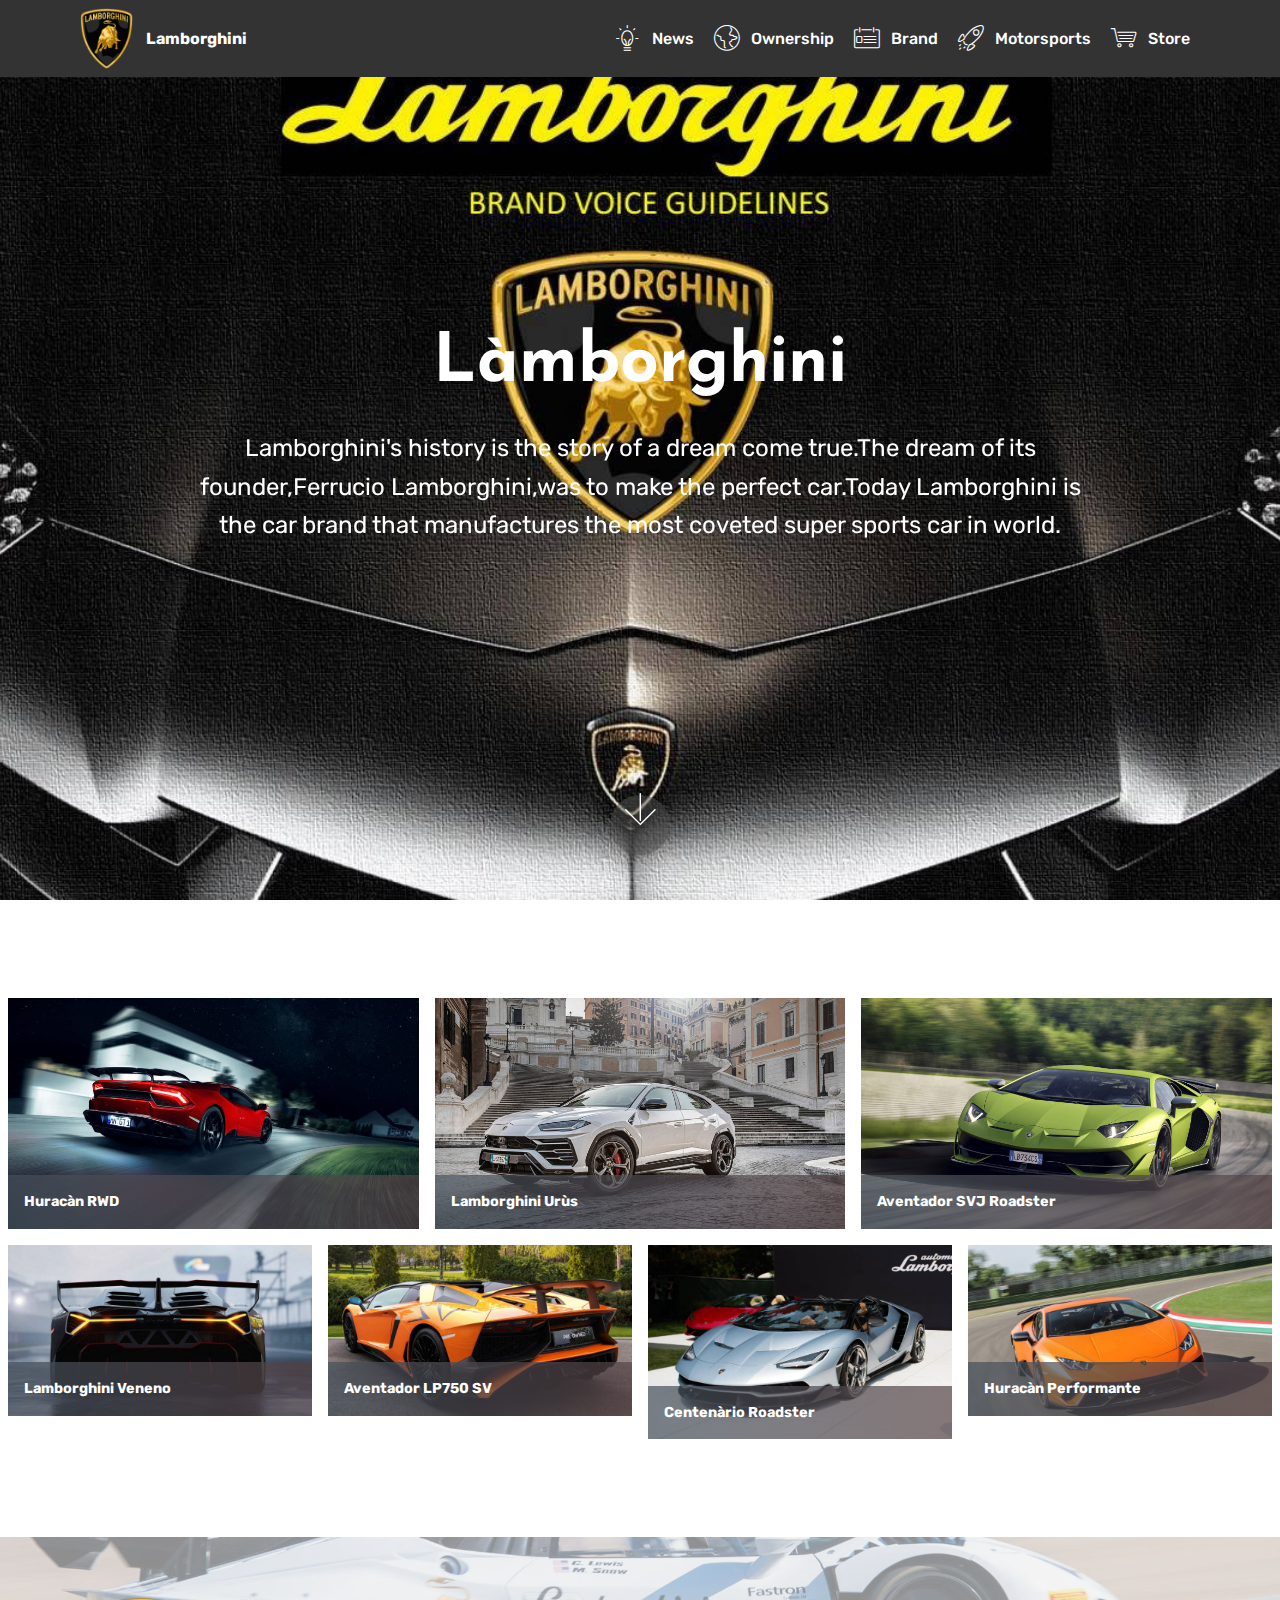
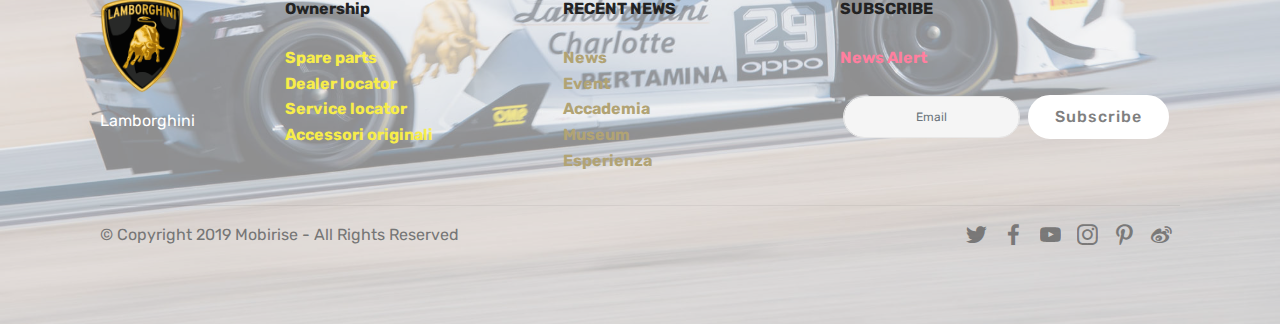
<file: index.html>
<!DOCTYPE html>
<html  >
<head>
  <!-- Site made with Mobirise Website Builder v4.10.3, https://mobirise.com -->
  <meta charset="UTF-8">
  <meta http-equiv="X-UA-Compatible" content="IE=edge">
  <meta name="generator" content="Mobirise v4.10.3, mobirise.com">
  <meta name="viewport" content="width=device-width, initial-scale=1, minimum-scale=1">
  <link rel="shortcut icon" href="assets/images/1200px-lamborghini-logo.svg-122x139.png" type="image/x-icon">
  <meta name="description" content="">
  
  <title>Home</title>
  <link rel="stylesheet" href="assets/web/assets/mobirise-icons/mobirise-icons.css">
  <link rel="stylesheet" href="assets/tether/tether.min.css">
  <link rel="stylesheet" href="assets/bootstrap/css/bootstrap.min.css">
  <link rel="stylesheet" href="assets/bootstrap/css/bootstrap-grid.min.css">
  <link rel="stylesheet" href="assets/bootstrap/css/bootstrap-reboot.min.css">
  <link rel="stylesheet" href="assets/dropdown/css/style.css">
  <link rel="stylesheet" href="assets/socicon/css/styles.css">
  <link rel="stylesheet" href="assets/theme/css/style.css">
  <link rel="stylesheet" href="assets/gallery/style.css">
  <link rel="stylesheet" href="assets/mobirise/css/mbr-additional.css" type="text/css">
  
  
  
</head>
<body>
  <section class="menu cid-qTkzRZLJNu" once="menu" id="menu1-0">

    

    <nav class="navbar navbar-expand beta-menu navbar-dropdown align-items-center navbar-fixed-top navbar-toggleable-sm">
        <button class="navbar-toggler navbar-toggler-right" type="button" data-toggle="collapse" data-target="#navbarSupportedContent" aria-controls="navbarSupportedContent" aria-expanded="false" aria-label="Toggle navigation">
            <div class="hamburger">
                <span></span>
                <span></span>
                <span></span>
                <span></span>
            </div>
        </button>
        <div class="menu-logo">
            <div class="navbar-brand">
                <span class="navbar-logo">
                    <a href="index.html">
                         <img src="assets/images/1200px-lamborghini-logo.svg-122x139.png" alt="Mobirise" title="" style="height: 3.8rem;">
                    </a>
                </span>
                <span class="navbar-caption-wrap"><a class="navbar-caption text-white display-4" href="https://www.lamborghini.com/en-en" target="_blank">
                        Lamborghini</a></span>
            </div>
        </div>
        <div class="collapse navbar-collapse" id="navbarSupportedContent">
            <ul class="navbar-nav nav-dropdown nav-right" data-app-modern-menu="true"><li class="nav-item">
                    <a class="nav-link link text-white display-4" href="https://mobirise.com">
                        </a>
                </li>
                <li class="nav-item"><a class="nav-link link text-white display-4" href="https://www.lamborghini.com/en-en/experience/news"><span class="mbri-idea mbr-iconfont mbr-iconfont-btn"></span>News</a></li><li class="nav-item"><a class="nav-link link text-white display-4" href="https://www.lamborghini.com/en-en/ownership"><span class="mbri-globe mbr-iconfont mbr-iconfont-btn"></span>Ownership</a></li><li class="nav-item"><a class="nav-link link text-white display-4" href="https://www.lamborghini.com/en-en/brand"><span class="mbri-contact-form mbr-iconfont mbr-iconfont-btn"></span>Brand</a></li><li class="nav-item">
                    <a class="nav-link link text-white display-4" href="https://www.lamborghini.com/en-en/motorsport" target="_blank"><span class="mbri-rocket mbr-iconfont mbr-iconfont-btn"></span>Motorsports</a>
                </li><li class="nav-item"><a class="nav-link link text-white display-4" href="https://www.lamborghini.com/en-en/store" target="_blank"><span class="mbri-shopping-cart mbr-iconfont mbr-iconfont-btn"></span>Store</a></li></ul>
            
        </div>
    </nav>
</section>

<section class="engine"><a href="https://mobirise.info/k">how to develop your own website</a></section><section class="cid-qTkA127IK8 mbr-fullscreen mbr-parallax-background" id="header2-1">

    

    

    <div class="container align-center">
        <div class="row justify-content-md-center">
            <div class="mbr-white col-md-10">
                <h1 class="mbr-section-title mbr-bold pb-3 mbr-fonts-style display-1">
                    Làmborghini</h1>
                
                <p class="mbr-text pb-3 mbr-fonts-style display-5">
                    Lamborghini's history is the story of a dream come true.The dream of its founder,Ferrucio Lamborghini,was to make the perfect car.Today Lamborghini is the car brand that manufactures the most coveted super sports car in world.</p>
                
            </div>
        </div>
    </div>
    <div class="mbr-arrow hidden-sm-down" aria-hidden="true">
        <a href="#next">
            <i class="mbri-down mbr-iconfont"></i>
        </a>
    </div>
</section>

<section class="mbr-gallery mbr-slider-carousel cid-rsp1qw4aMs" id="gallery4-5">

    

    <div>
        <div><!-- Gallery --><div class="gallery-row"><div class="mbr-gallery-layout-default"><div><div class="row-first row justify-content-center m-0"><div class="mbr-gallery-item col-lg-4 col-md-4 col-sm-12 p-2" data-video-url="false"><div href="#lb-gallery4-5" data-slide-to="0" data-toggle="modal"><img src="assets/images/2016-novitec-torado-lamborghini-huracan-rwd-coupe-2-hd-2000x1125-800x450.jpg" alt="" title=""><span class="icon-focus"></span><span class="mbr-gallery-title mbr-fonts-style display-7"><a href="page1.html"><strong>Huracàn RWD</strong></a></span></div></div><div class="mbr-gallery-item col-lg-4 col-md-4 col-sm-12 p-2" data-video-url="false"><div href="#lb-gallery4-5" data-slide-to="1" data-toggle="modal"><img src="assets/images/lamborghini-urus-2018-4k-7-hd-2000x1125-800x450.jpg" alt="" title=""><span class="icon-focus"></span><span class="mbr-gallery-title mbr-fonts-style display-7"><a href="page2.html"><strong>Lamborghini Urùs</strong></a></span></div></div><div class="mbr-gallery-item col-lg-4 col-md-4 col-sm-12 p-2" data-video-url="false"><div href="#lb-gallery4-5" data-slide-to="2" data-toggle="modal"><img src="assets/images/2019-svj-4k-2000x1125-800x450.jpg" alt="" title=""><span class="icon-focus"></span><span class="mbr-gallery-title mbr-fonts-style display-7"><a href="page3.html" class="text-white"><strong>Aventador SVJ Roadster</strong></a></span></div></div></div><div class="row-second row justify-content-center m-0"><div class="mbr-gallery-item col-lg-3 col-md-6 col-sm-12 p-2" data-video-url="false"><div href="#lb-gallery4-5" data-slide-to="3" data-toggle="modal"><img src="assets/images/lamborghini-veneno-1-1920x1080-800x450.jpg" alt="" title=""><span class="icon-focus"></span><span class="mbr-gallery-title mbr-fonts-style display-7"><a href="page4.html"><strong>Lamborghini Veneno</strong></a></span></div></div><div class="mbr-gallery-item col-lg-3 col-md-6 col-sm-12 p-2" data-video-url="false"><div href="#lb-gallery4-5" data-slide-to="4" data-toggle="modal"><img src="assets/images/lp750-3-978x550-800x450.jpg" alt="" title=""><span class="icon-focus"></span><span class="mbr-gallery-title mbr-fonts-style display-7"><a href="page5.html"><strong>Aventador LP750 SV</strong></a></span></div></div><div class="mbr-gallery-item col-lg-3 col-md-6 col-sm-12 p-2" data-video-url="false"><div href="#lb-gallery4-5" data-slide-to="5" data-toggle="modal"><img src="assets/images/centenario-4-1920x1226-800x511.jpg" alt="" title=""><span class="icon-focus"></span><span class="mbr-gallery-title mbr-fonts-style display-7"><a href="page6.html"><strong>Centenàrio Roadster</strong></a></span></div></div><div class="mbr-gallery-item col-lg-3 col-md-6 col-sm-12 p-2" data-video-url="false"><div href="#lb-gallery4-5" data-slide-to="6" data-toggle="modal"><img src="assets/images/performante-1-1365x768-800x450.jpg" alt="" title=""><span class="icon-focus"></span><span class="mbr-gallery-title mbr-fonts-style display-7"><a href="page7.html"><strong>Huracàn Performante</strong></a></span></div></div></div></div><div class="clearfix"></div></div></div><!-- Lightbox --><div data-app-prevent-settings="" class="mbr-slider modal fade carousel slide" tabindex="-1" data-keyboard="true" data-interval="false" id="lb-gallery4-5"><div class="modal-dialog"><div class="modal-content"><div class="modal-body"><div class="carousel-inner"><div class="carousel-item active"><img src="assets/images/2016-novitec-torado-lamborghini-huracan-rwd-coupe-2-hd-2000x1125.jpg" alt="" title=""></div><div class="carousel-item"><img src="assets/images/lamborghini-urus-2018-4k-7-hd-2000x1125.jpg" alt="" title=""></div><div class="carousel-item"><img src="assets/images/2019-svj-4k-2000x1125.jpg" alt="" title=""></div><div class="carousel-item"><img src="assets/images/lamborghini-veneno-1-1920x1080.jpg" alt="" title=""></div><div class="carousel-item"><img src="assets/images/lp750-3-978x550.jpg" alt="" title=""></div><div class="carousel-item"><img src="assets/images/centenario-4-1920x1226.jpg" alt="" title=""></div><div class="carousel-item"><img src="assets/images/performante-1-1365x768.jpg" alt="" title=""></div><div class="carousel-item"><img src="assets/images/background8.jpg" alt="" title=""></div></div><a class="carousel-control carousel-control-prev" role="button" data-slide="prev" href="#lb-gallery4-5"><span class="mbri-left mbr-iconfont" aria-hidden="true"></span><span class="sr-only">Previous</span></a><a class="carousel-control carousel-control-next" role="button" data-slide="next" href="#lb-gallery4-5"><span class="mbri-right mbr-iconfont" aria-hidden="true"></span><span class="sr-only">Next</span></a><a class="close" href="#" role="button" data-dismiss="modal"><span class="sr-only">Close</span></a></div></div></div></div></div>
    </div>

</section>

<section class="footer3 cid-rsxraaFQaL" id="footer3-13">

    

    <div class="mbr-overlay" style="opacity: 0.6; background-color: rgb(239, 239, 239);"></div>

    <div class="container">
        <div class="media-container-row content">
            <div class="col-md-2 col-sm-4">
                <div class="mb-3 img-logo">
                    <a href="index.html">
                         <img src="assets/images/1200px-lamborghini-logo.svg-192x219.png" alt="Mobirise" title="">
                    </a>
                </div>
                <p class="mbr-fonts-style foot-logo display-7">
                    <a href="https://www.lamborghini.com/en-en" target="_blank">Lamborghini</a>       </p>
            </div>
            <div class="col-md-3 col-sm-4">
                <p class="mb-4 mbr-fonts-style foot-title display-7"><strong>
                    Ownership</strong></p>
                <p class="mbr-text mbr-links-column mbr-fonts-style display-7"><strong><b><a href="https://www.lamborghini.com/en-en/ownership/spare-parts" target="_blank" class="text-success"><b>Spare parts</b></a><br><b><a href="https://www.lamborghini.com/en-en/ownership/dealer-locator" target="_blank" class="text-success"><b>Dealer locator</b></a><br></b></b><a href="https://www.lamborghini.com/en-en/ownership/service-locator" target="_blank" class="text-success"><b>Service locator</b></a><br><a href="https://www.lamborghini.com/en-en/ownership/accessori-originali" target="_blank" class="text-success"><b>Accessori originali</b></a><br></strong><a href="#" class="text-black"><br></a>
                </p>
            </div>
            <div class="col-md-3 col-sm-4">
                <p class="mb-4 mbr-fonts-style foot-title display-7"><strong>
                    RECENT NEWS</strong></p>
                <p class="mbr-text mbr-fonts-style mbr-links-column display-7"><em><strong><a href="https://www.lamborghini.com/en-en/experience/news" target="_blank" class="text-danger"><b>News</b></a><br><a href="https://www.lamborghini.com/en-en/experience/events" target="_blank" class="text-danger"><b>Event</b></a><br><a href="https://www.lamborghini.com/en-en/experience/accademia" target="_blank" class="text-danger"><b>Accademia</b></a><br><a href="https://www.lamborghini.com/en-en/experience/museum" target="_blank" class="text-danger"><b>Museum</b></a><br><a href="https://www.lamborghini.com/en-en/experience/esperienza" class="text-danger" target="_blank"><b>Esperienza</b></a></strong></em>
                </p>
            </div>
            <div class="col-md-4 col-sm-12">
                <p class="mb-4 mbr-fonts-style foot-title display-7"><strong>
                    SUBSCRIBE
                </strong></p>
                <p class="mbr-text form-text mbr-fonts-style display-7"><strong>
                    News Alert</strong></p>
                <div class="media-container-column" data-form-type="formoid">
                    <!---Formbuilder Form--->
                    <form action="https://mobirise.com/" method="POST" class="mbr-form form-with-styler" data-form-title="Mobirise Form"><input type="hidden" name="email" data-form-email="true" value="z6AOtaSk6bzpF7lXW8e5shb3qC4HIwXkhGivX1Bx8m09LX+9clcJ4/gH3G1IFnWkS6gsSrCydbD7En78RYGFPlS+38Fak0nA6hKE43YxZeuobLCH1TxJ/fu1tr+x1tem">
                        <div class="row form-inline justify-content-center">
                            <div hidden="hidden" data-form-alert="" class="alert alert-success col-12">Thanks for filling out the form!</div>
                            <div hidden="hidden" data-form-alert-danger="" class="alert alert-danger col-12">
                            </div>
                        </div>
                        <div class="dragArea row form-inline justify-content-center">
                            <div class="col-auto form-group " data-for="email">
                                <input type="email" name="email" placeholder="Email" data-form-field="Email" required="required" class="form-control input-sm input-inverse my-2 display-7" id="email-footer3-13">
                            </div>
                            <div class="col-auto input-group-btn  m-2"><button type="submit" class="btn btn-primary m-0 display-4">Subscribe</button></div>
                        </div>
                    </form><!---Formbuilder Form--->
                </div>

            </div>
        </div>
        <div class="footer-lower">
            <div class="media-container-row">
                <div class="col-sm-12">
                    <hr>
                </div>
            </div>
            <div class="media-container-row">
                <div class="col-sm-6 copyright">
                    <p class="mbr-text mbr-fonts-style display-7">
                        © Copyright 2019 Mobirise - All Rights Reserved
                    </p>
                </div>
                <div class="col-md-6">
                    <div class="social-list align-right">
                        <div class="soc-item">
                            <a href="https://twitter.com/lamborghini" target="_blank">
                                <span class="mbr-iconfont mbr-iconfont-social socicon-twitter socicon"></span>
                            </a>
                        </div>
                        <div class="soc-item">
                            <a href="https://www.facebook.com/Lamborghini/" target="_blank">
                                <span class="mbr-iconfont mbr-iconfont-social socicon-facebook socicon"></span>
                            </a>
                        </div>
                        <div class="soc-item">
                            <a href="https://www.youtube.com/c/lamborghini" target="_blank">
                                <span class="mbr-iconfont mbr-iconfont-social socicon-youtube socicon"></span>
                            </a>
                        </div>
                        <div class="soc-item">
                            <a href="https://www.instagram.com/lamborghini/" target="_blank">
                                <span class="mbr-iconfont mbr-iconfont-social socicon-instagram socicon"></span>
                            </a>
                        </div>
                        <div class="soc-item">
                            <a href="https://www.pinterest.com/lamborghini/" target="_blank">
                                <span class="mbr-iconfont mbr-iconfont-social socicon-pinterest socicon"></span>
                            </a>
                        </div>
                        <div class="soc-item">
                            <a href="https://www.weibo.com/lamborghinichina" target="_blank">
                                <span class="mbr-iconfont mbr-iconfont-social socicon-weibo socicon"></span>
                            </a>
                        </div>
                    </div>
                </div>
            </div>
        </div>
    </div>
</section>


  <script src="assets/web/assets/jquery/jquery.min.js"></script>
  <script src="assets/popper/popper.min.js"></script>
  <script src="assets/tether/tether.min.js"></script>
  <script src="assets/bootstrap/js/bootstrap.min.js"></script>
  <script src="assets/smoothscroll/smooth-scroll.js"></script>
  <script src="assets/dropdown/js/script.min.js"></script>
  <script src="assets/touchswipe/jquery.touch-swipe.min.js"></script>
  <script src="assets/parallax/jarallax.min.js"></script>
  <script src="assets/masonry/masonry.pkgd.min.js"></script>
  <script src="assets/imagesloaded/imagesloaded.pkgd.min.js"></script>
  <script src="assets/bootstrapcarouselswipe/bootstrap-carousel-swipe.js"></script>
  <script src="assets/vimeoplayer/jquery.mb.vimeo_player.js"></script>
  <script src="assets/theme/js/script.js"></script>
  <script src="assets/slidervideo/script.js"></script>
  <script src="assets/gallery/player.min.js"></script>
  <script src="assets/gallery/script.js"></script>
  <script src="assets/formoid/formoid.min.js"></script>
  
  
</body>
</html>
</file>
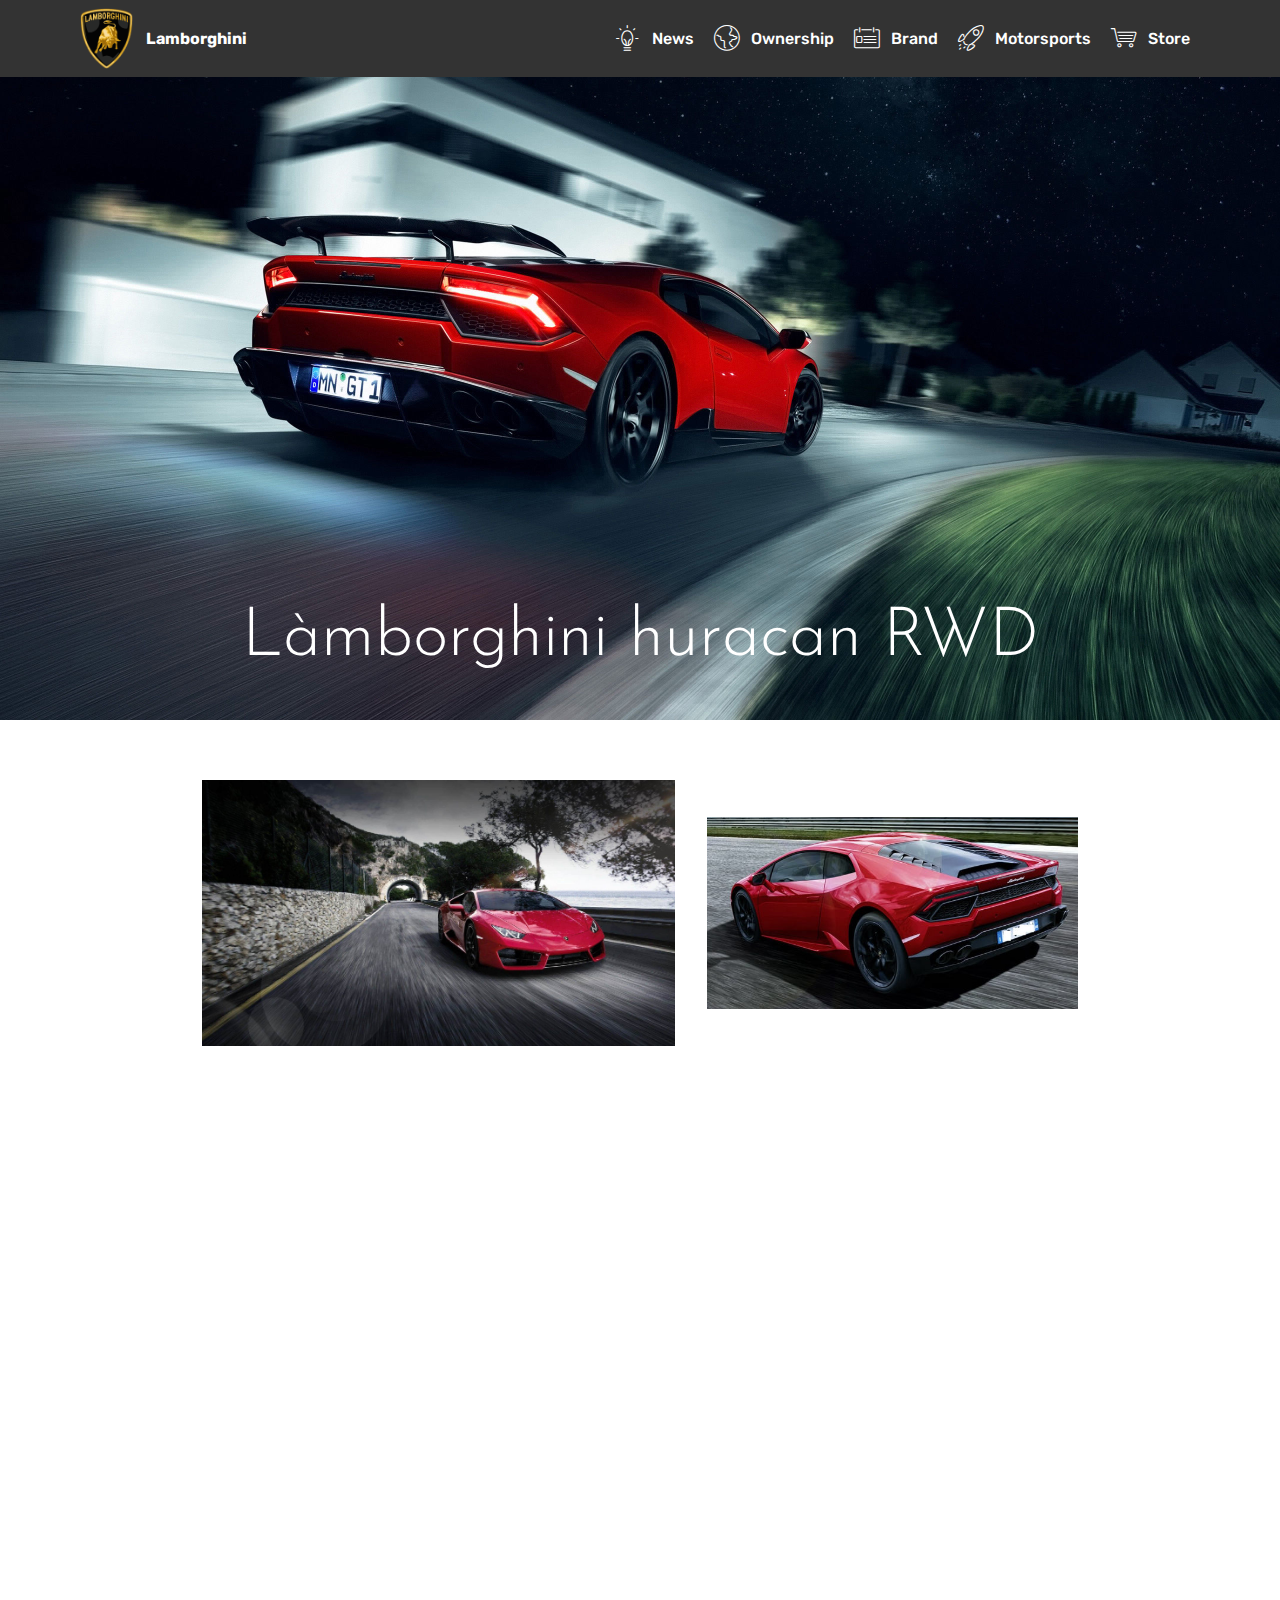
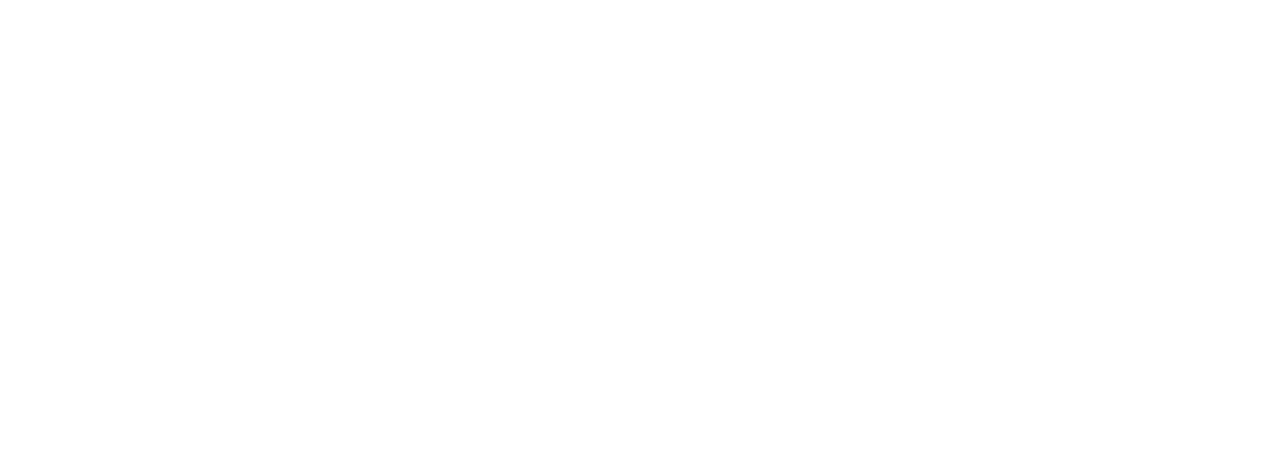
<file: page1.html>
<!DOCTYPE html>
<html  >
<head>
  <!-- Site made with Mobirise Website Builder v4.10.3, https://mobirise.com -->
  <meta charset="UTF-8">
  <meta http-equiv="X-UA-Compatible" content="IE=edge">
  <meta name="generator" content="Mobirise v4.10.3, mobirise.com">
  <meta name="viewport" content="width=device-width, initial-scale=1, minimum-scale=1">
  <link rel="shortcut icon" href="assets/images/1200px-lamborghini-logo.svg-122x139.png" type="image/x-icon">
  <meta name="description" content="Web Generator Description">
  
  <title>Huracan RWD</title>
  <link rel="stylesheet" href="assets/web/assets/mobirise-icons/mobirise-icons.css">
  <link rel="stylesheet" href="assets/tether/tether.min.css">
  <link rel="stylesheet" href="assets/bootstrap/css/bootstrap.min.css">
  <link rel="stylesheet" href="assets/bootstrap/css/bootstrap-grid.min.css">
  <link rel="stylesheet" href="assets/bootstrap/css/bootstrap-reboot.min.css">
  <link rel="stylesheet" href="assets/dropdown/css/style.css">
  <link rel="stylesheet" href="assets/theme/css/style.css">
  <link rel="stylesheet" href="assets/mobirise/css/mbr-additional.css" type="text/css">
  
  
  
</head>
<body>
  <section class="menu cid-qTkzRZLJNu" once="menu" id="menu1-6">

    

    <nav class="navbar navbar-expand beta-menu navbar-dropdown align-items-center navbar-fixed-top navbar-toggleable-sm">
        <button class="navbar-toggler navbar-toggler-right" type="button" data-toggle="collapse" data-target="#navbarSupportedContent" aria-controls="navbarSupportedContent" aria-expanded="false" aria-label="Toggle navigation">
            <div class="hamburger">
                <span></span>
                <span></span>
                <span></span>
                <span></span>
            </div>
        </button>
        <div class="menu-logo">
            <div class="navbar-brand">
                <span class="navbar-logo">
                    <a href="index.html">
                         <img src="assets/images/1200px-lamborghini-logo.svg-122x139.png" alt="Mobirise" title="" style="height: 3.8rem;">
                    </a>
                </span>
                <span class="navbar-caption-wrap"><a class="navbar-caption text-white display-4" href="https://www.lamborghini.com/en-en" target="_blank">
                        Lamborghini</a></span>
            </div>
        </div>
        <div class="collapse navbar-collapse" id="navbarSupportedContent">
            <ul class="navbar-nav nav-dropdown nav-right" data-app-modern-menu="true"><li class="nav-item">
                    <a class="nav-link link text-white display-4" href="https://mobirise.com">
                        </a>
                </li>
                <li class="nav-item"><a class="nav-link link text-white display-4" href="https://www.lamborghini.com/en-en/experience/news"><span class="mbri-idea mbr-iconfont mbr-iconfont-btn"></span>News</a></li><li class="nav-item"><a class="nav-link link text-white display-4" href="https://www.lamborghini.com/en-en/ownership"><span class="mbri-globe mbr-iconfont mbr-iconfont-btn"></span>Ownership</a></li><li class="nav-item"><a class="nav-link link text-white display-4" href="https://www.lamborghini.com/en-en/brand"><span class="mbri-contact-form mbr-iconfont mbr-iconfont-btn"></span>Brand</a></li><li class="nav-item">
                    <a class="nav-link link text-white display-4" href="https://www.lamborghini.com/en-en/motorsport" target="_blank"><span class="mbri-rocket mbr-iconfont mbr-iconfont-btn"></span>Motorsports</a>
                </li><li class="nav-item"><a class="nav-link link text-white display-4" href="https://www.lamborghini.com/en-en/store" target="_blank"><span class="mbri-shopping-cart mbr-iconfont mbr-iconfont-btn"></span>Store</a></li></ul>
            
        </div>
    </nav>
</section>

<section class="engine"><a href="https://mobirise.info/e">make a website for free</a></section><section class="cid-rsp1ERglz8" id="image2-7">

    

    <figure class="mbr-figure">
        <div class="image-block" style="width: 100%;">
            <img src="assets/images/2016-novitec-torado-lamborghini-huracan-rwd-coupe-2-hd-2560x1440.jpg" alt="Mobirise" title="">
            <figcaption class="mbr-figure-caption mbr-figure-caption-over">
                <div class="pb-5 px-3 mbr-white align-center mbr-fonts-style display-1">
                    Làmborghini huracan RWD</div>
            </figcaption>
        </div>
    </figure>
</section>

<section class="cid-rsxBoB2Pem" id="image4-14">
    <!-- Block parameters controls (Blue "Gear" panel) -->
    
    <!-- End block parameters -->
    <div class="container images-container">
            <div class="media-container-row" style="width: 79%;">
                <div class="img-item item1" style="width: 131%;">
                    <img src="assets/images/huracan-rwd-1-1086x611.jpg" alt="" title="">
                    
                </div>
                <div class="img-item">
                    <img src="assets/images/huracan-rwd-2-626x323.jpg" alt="" title="">
                    
                </div>
            </div>
    </div>
</section>

<section class="cid-rsxBAqukTz" id="video2-15">

    
    
    <figure class="mbr-figure align-center">
        <div class="video-block" style="width: 100%;">
            <div><iframe class="mbr-embedded-video" src="https://www.youtube.com/embed/BqrdnTW72rM?rel=0&amp;amp;showinfo=0&amp;autoplay=1&amp;loop=1&amp;playlist=BqrdnTW72rM" width="800" height="600" frameborder="0" allowfullscreen></iframe></div>
        </div>
    </figure>
</section>


  <script src="assets/web/assets/jquery/jquery.min.js"></script>
  <script src="assets/popper/popper.min.js"></script>
  <script src="assets/tether/tether.min.js"></script>
  <script src="assets/bootstrap/js/bootstrap.min.js"></script>
  <script src="assets/smoothscroll/smooth-scroll.js"></script>
  <script src="assets/dropdown/js/script.min.js"></script>
  <script src="assets/touchswipe/jquery.touch-swipe.min.js"></script>
  <script src="assets/theme/js/script.js"></script>
  
  
</body>
</html>
</file>
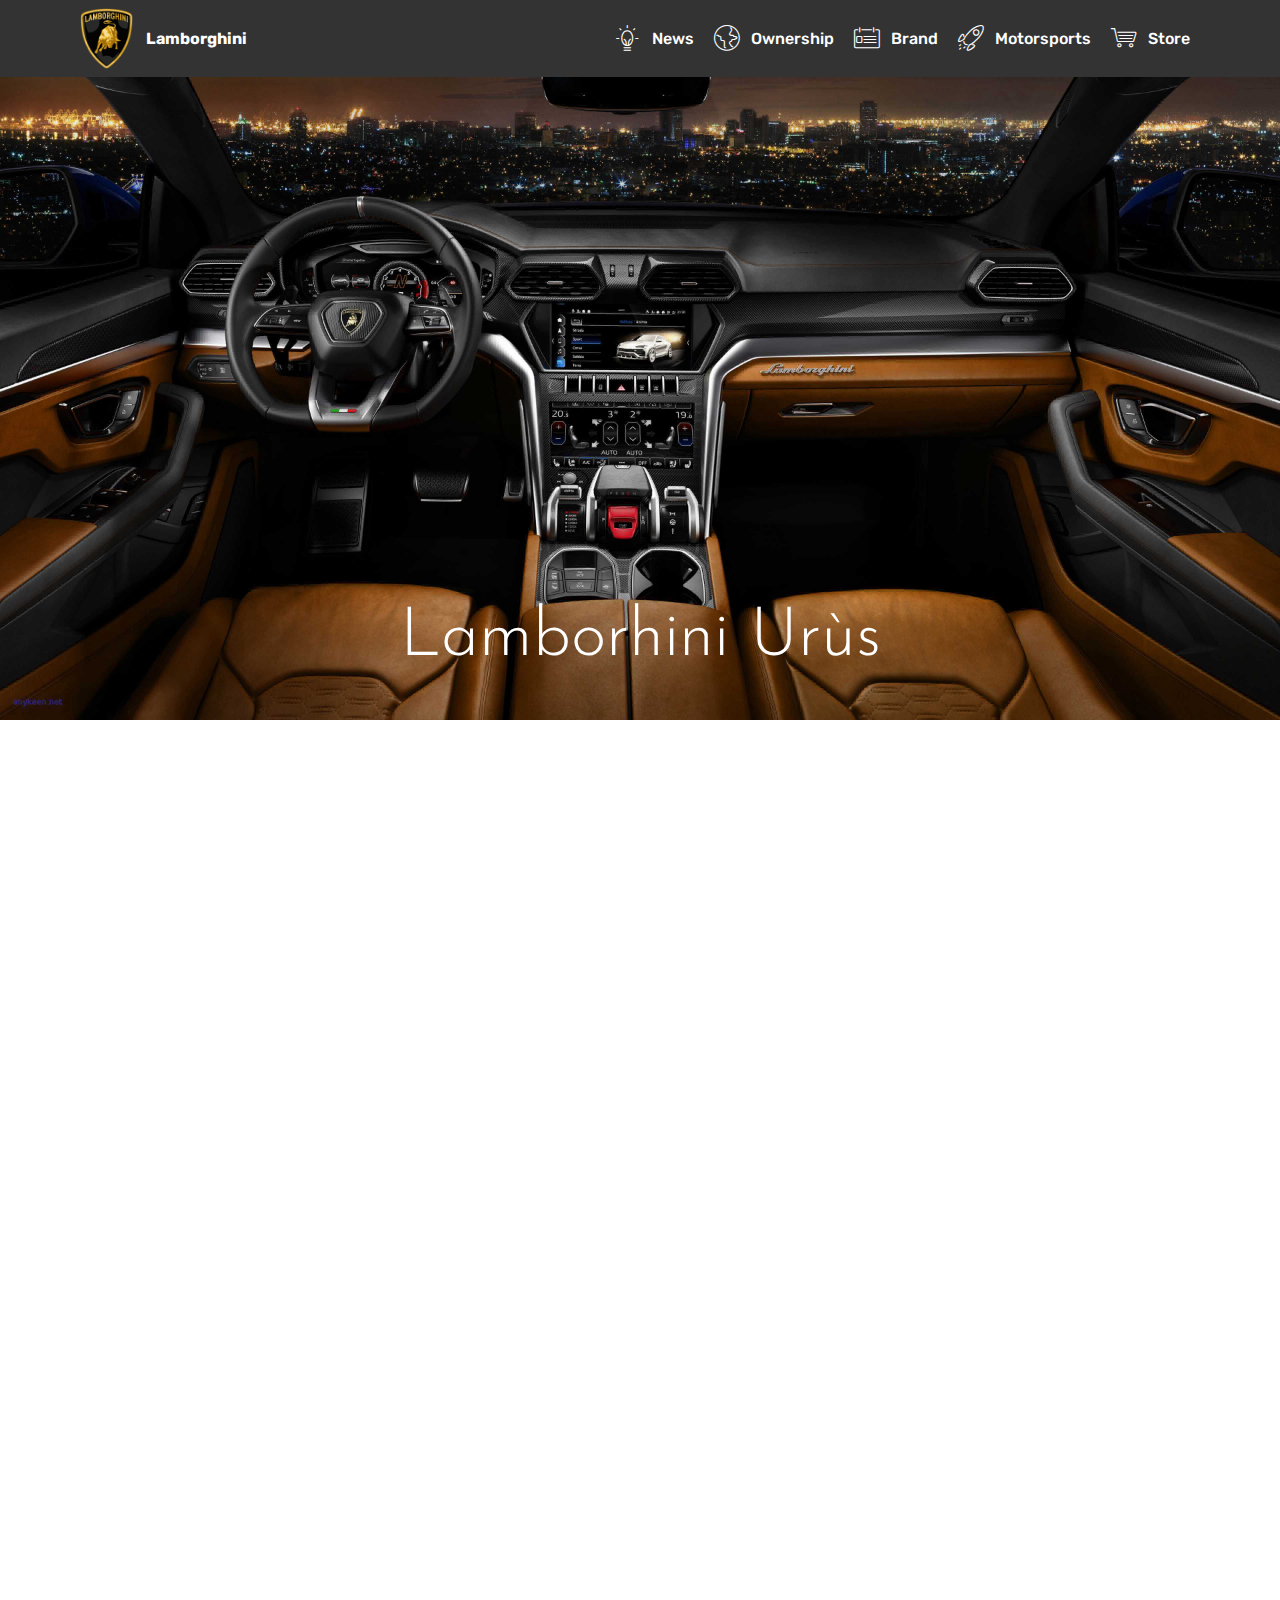
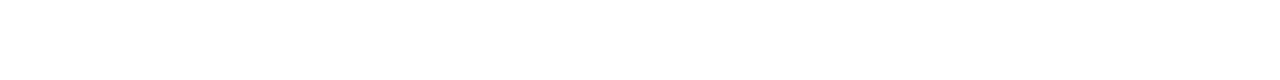
<file: page2.html>
<!DOCTYPE html>
<html  >
<head>
  <!-- Site made with Mobirise Website Builder v4.10.3, https://mobirise.com -->
  <meta charset="UTF-8">
  <meta http-equiv="X-UA-Compatible" content="IE=edge">
  <meta name="generator" content="Mobirise v4.10.3, mobirise.com">
  <meta name="viewport" content="width=device-width, initial-scale=1, minimum-scale=1">
  <link rel="shortcut icon" href="assets/images/1200px-lamborghini-logo.svg-122x139.png" type="image/x-icon">
  <meta name="description" content="Website Builder Description">
  
  <title>Urus</title>
  <link rel="stylesheet" href="assets/web/assets/mobirise-icons/mobirise-icons.css">
  <link rel="stylesheet" href="assets/tether/tether.min.css">
  <link rel="stylesheet" href="assets/bootstrap/css/bootstrap.min.css">
  <link rel="stylesheet" href="assets/bootstrap/css/bootstrap-grid.min.css">
  <link rel="stylesheet" href="assets/bootstrap/css/bootstrap-reboot.min.css">
  <link rel="stylesheet" href="assets/dropdown/css/style.css">
  <link rel="stylesheet" href="assets/theme/css/style.css">
  <link rel="stylesheet" href="assets/mobirise/css/mbr-additional.css" type="text/css">
  
  
  
</head>
<body>
  <section class="menu cid-qTkzRZLJNu" once="menu" id="menu1-8">

    

    <nav class="navbar navbar-expand beta-menu navbar-dropdown align-items-center navbar-fixed-top navbar-toggleable-sm">
        <button class="navbar-toggler navbar-toggler-right" type="button" data-toggle="collapse" data-target="#navbarSupportedContent" aria-controls="navbarSupportedContent" aria-expanded="false" aria-label="Toggle navigation">
            <div class="hamburger">
                <span></span>
                <span></span>
                <span></span>
                <span></span>
            </div>
        </button>
        <div class="menu-logo">
            <div class="navbar-brand">
                <span class="navbar-logo">
                    <a href="index.html">
                         <img src="assets/images/1200px-lamborghini-logo.svg-122x139.png" alt="Mobirise" title="" style="height: 3.8rem;">
                    </a>
                </span>
                <span class="navbar-caption-wrap"><a class="navbar-caption text-white display-4" href="https://www.lamborghini.com/en-en" target="_blank">
                        Lamborghini</a></span>
            </div>
        </div>
        <div class="collapse navbar-collapse" id="navbarSupportedContent">
            <ul class="navbar-nav nav-dropdown nav-right" data-app-modern-menu="true"><li class="nav-item">
                    <a class="nav-link link text-white display-4" href="https://mobirise.com">
                        </a>
                </li>
                <li class="nav-item"><a class="nav-link link text-white display-4" href="https://www.lamborghini.com/en-en/experience/news"><span class="mbri-idea mbr-iconfont mbr-iconfont-btn"></span>News</a></li><li class="nav-item"><a class="nav-link link text-white display-4" href="https://www.lamborghini.com/en-en/ownership"><span class="mbri-globe mbr-iconfont mbr-iconfont-btn"></span>Ownership</a></li><li class="nav-item"><a class="nav-link link text-white display-4" href="https://www.lamborghini.com/en-en/brand"><span class="mbri-contact-form mbr-iconfont mbr-iconfont-btn"></span>Brand</a></li><li class="nav-item">
                    <a class="nav-link link text-white display-4" href="https://www.lamborghini.com/en-en/motorsport" target="_blank"><span class="mbri-rocket mbr-iconfont mbr-iconfont-btn"></span>Motorsports</a>
                </li><li class="nav-item"><a class="nav-link link text-white display-4" href="https://www.lamborghini.com/en-en/store" target="_blank"><span class="mbri-shopping-cart mbr-iconfont mbr-iconfont-btn"></span>Store</a></li></ul>
            
        </div>
    </nav>
</section>

<section class="engine"><a href="https://mobirise.info/a">online website builder</a></section><section class="cid-rsp3suWCdo" id="image2-9">

    

    <figure class="mbr-figure">
        <div class="image-block" style="width: 100%;">
            <img src="assets/images/urus-3840x2160.jpg" alt="Mobirise" title="">
            <figcaption class="mbr-figure-caption mbr-figure-caption-over">
                <div class="pb-5 px-3 mbr-white align-center mbr-fonts-style display-1">Lamborhini Urùs</div>
            </figcaption>
        </div>
    </figure>
</section>

<section class="cid-rsp3x27hZf" id="video2-a">

    
    
    <figure class="mbr-figure align-center">
        <div class="video-block" style="width: 100%;">
            <div><iframe class="mbr-embedded-video" src="https://www.youtube.com/embed/y_XQoElXiAE?rel=0&amp;amp;showinfo=0&amp;autoplay=1&amp;loop=1&amp;playlist=y_XQoElXiAE" width="800" height="600" frameborder="0" allowfullscreen></iframe></div>
        </div>
    </figure>
</section>


  <script src="assets/web/assets/jquery/jquery.min.js"></script>
  <script src="assets/popper/popper.min.js"></script>
  <script src="assets/tether/tether.min.js"></script>
  <script src="assets/bootstrap/js/bootstrap.min.js"></script>
  <script src="assets/smoothscroll/smooth-scroll.js"></script>
  <script src="assets/dropdown/js/script.min.js"></script>
  <script src="assets/touchswipe/jquery.touch-swipe.min.js"></script>
  <script src="assets/theme/js/script.js"></script>
  
  
</body>
</html>
</file>
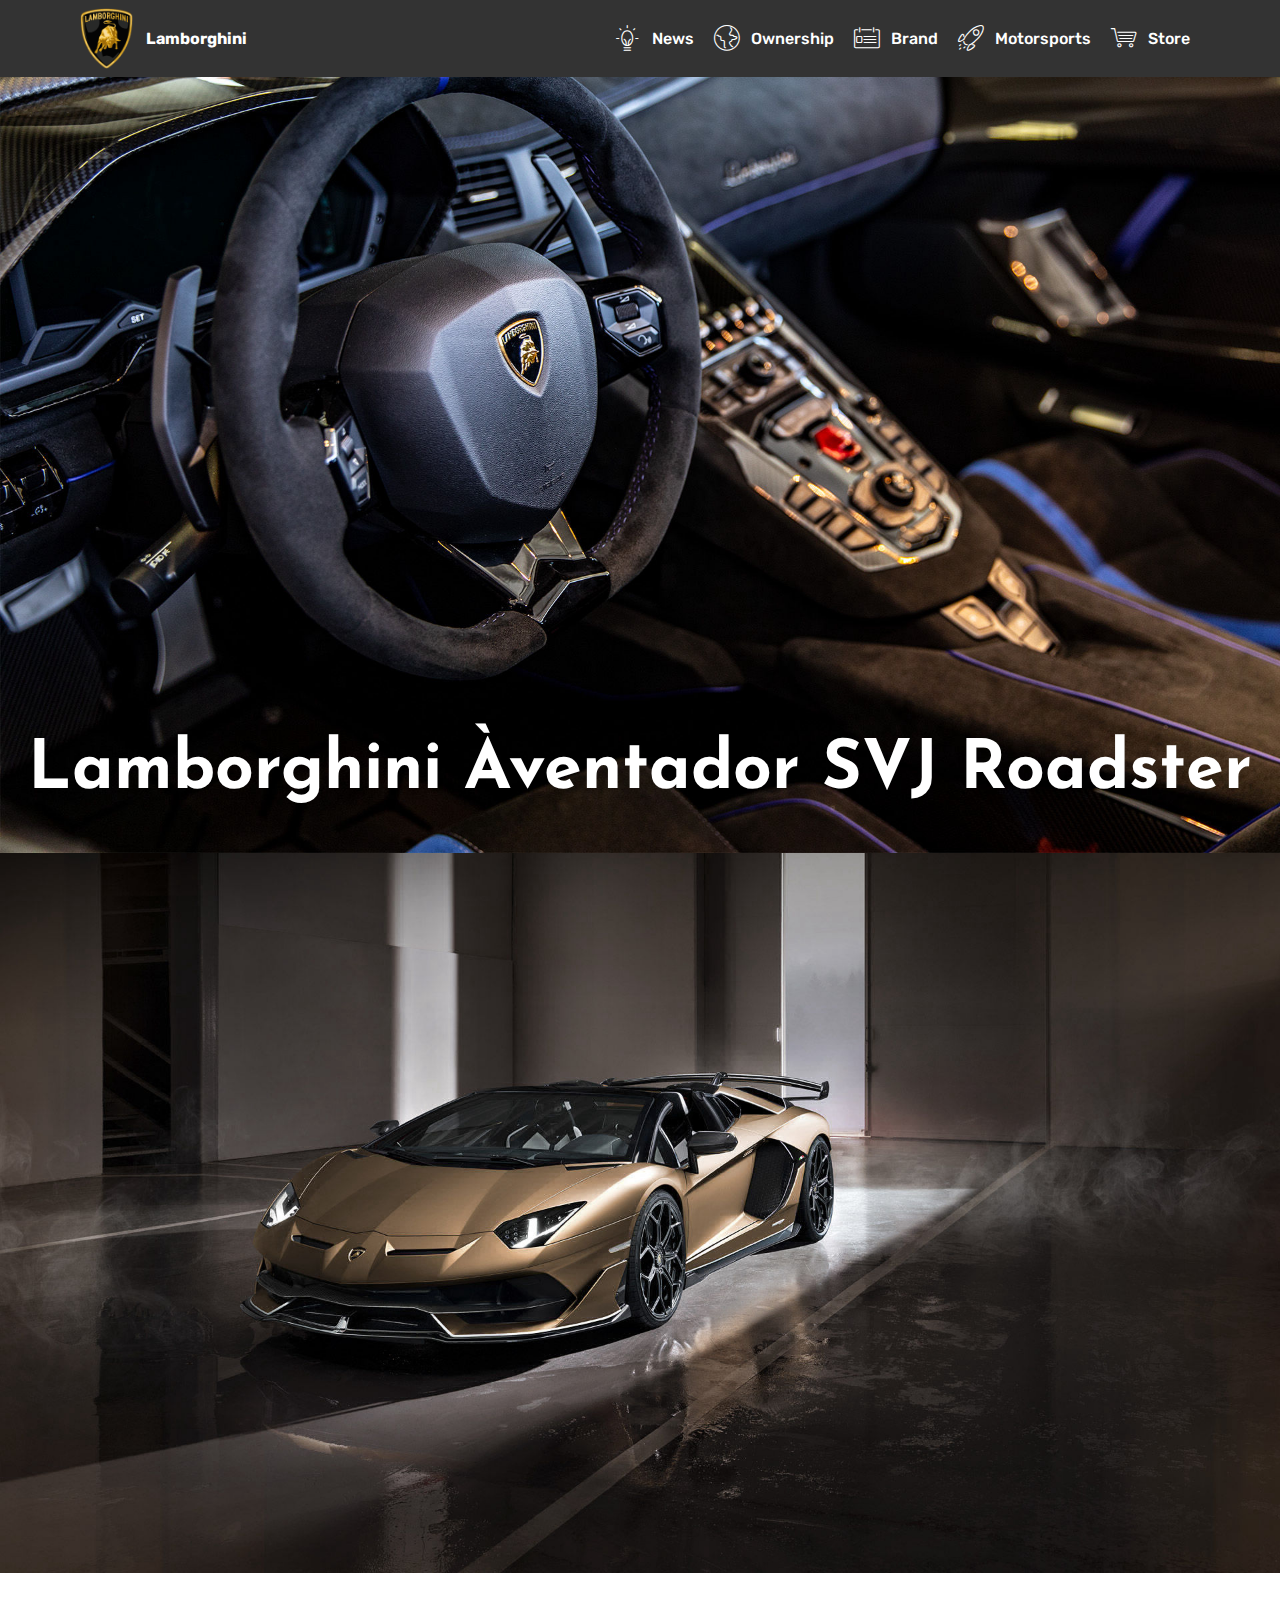
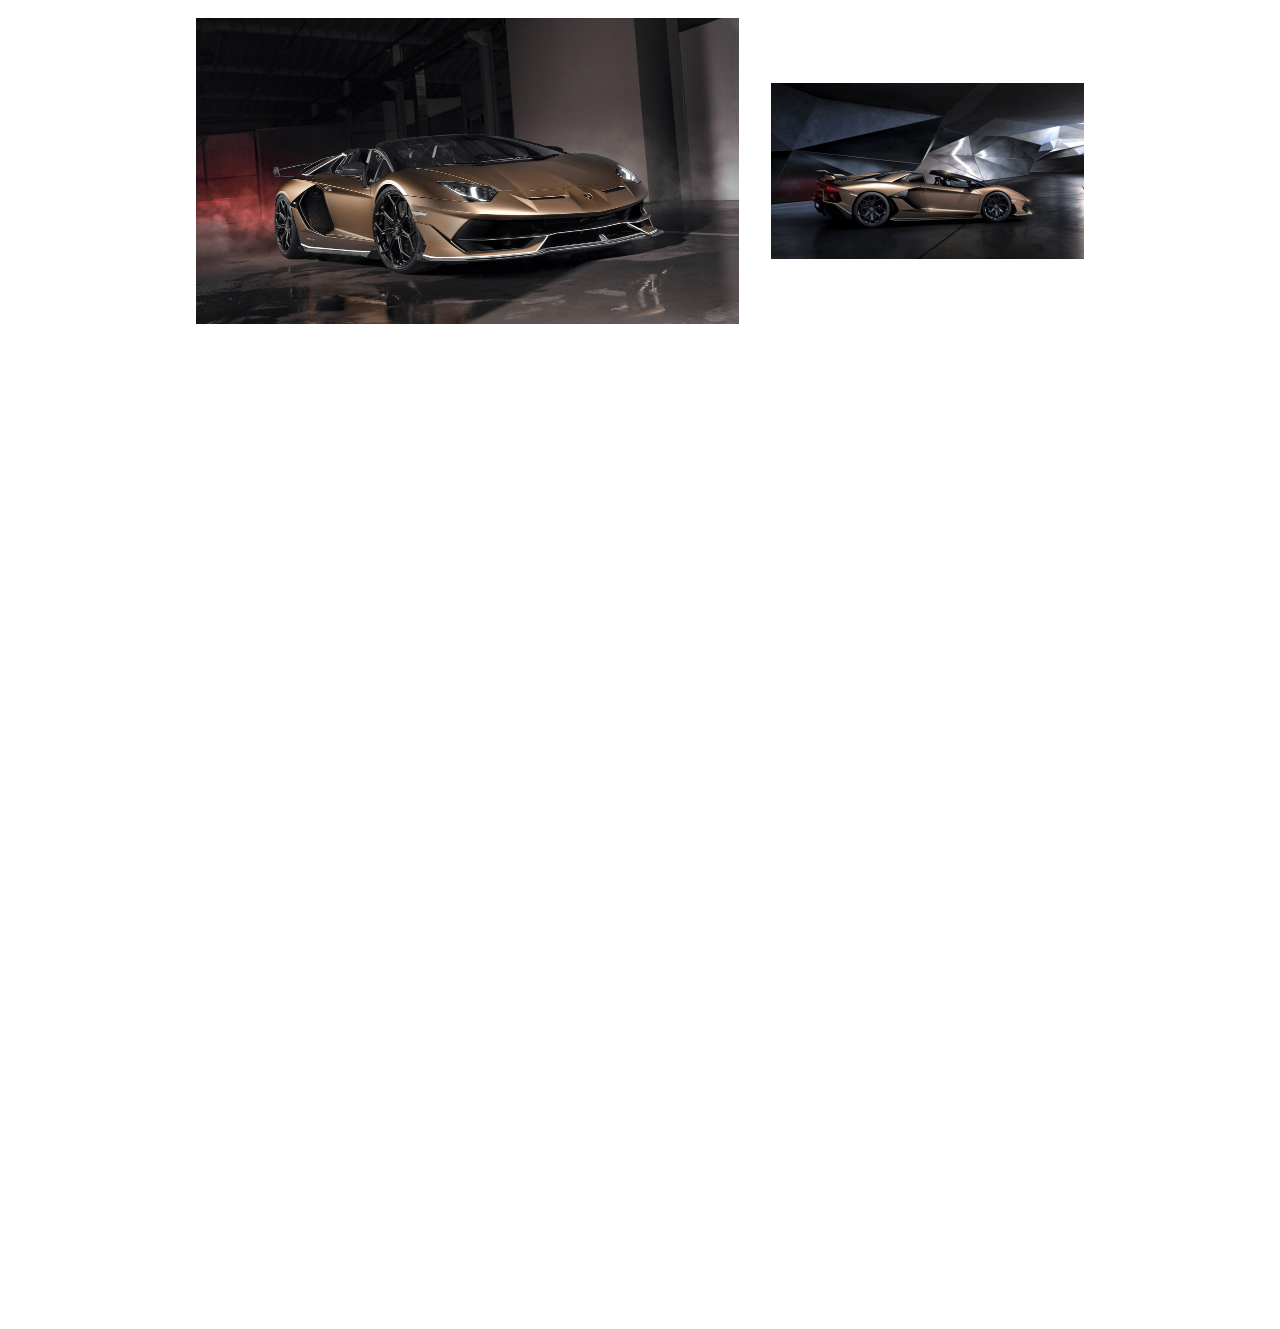
<file: page3.html>
<!DOCTYPE html>
<html  >
<head>
  <!-- Site made with Mobirise Website Builder v4.10.3, https://mobirise.com -->
  <meta charset="UTF-8">
  <meta http-equiv="X-UA-Compatible" content="IE=edge">
  <meta name="generator" content="Mobirise v4.10.3, mobirise.com">
  <meta name="viewport" content="width=device-width, initial-scale=1, minimum-scale=1">
  <link rel="shortcut icon" href="assets/images/1200px-lamborghini-logo.svg-122x139.png" type="image/x-icon">
  <meta name="description" content="Site Builder Description">
  
  <title>Aventador SVJ</title>
  <link rel="stylesheet" href="assets/web/assets/mobirise-icons/mobirise-icons.css">
  <link rel="stylesheet" href="assets/tether/tether.min.css">
  <link rel="stylesheet" href="assets/bootstrap/css/bootstrap.min.css">
  <link rel="stylesheet" href="assets/bootstrap/css/bootstrap-grid.min.css">
  <link rel="stylesheet" href="assets/bootstrap/css/bootstrap-reboot.min.css">
  <link rel="stylesheet" href="assets/dropdown/css/style.css">
  <link rel="stylesheet" href="assets/theme/css/style.css">
  <link rel="stylesheet" href="assets/mobirise/css/mbr-additional.css" type="text/css">
  
  
  
</head>
<body>
  <section class="menu cid-qTkzRZLJNu" once="menu" id="menu1-b">

    

    <nav class="navbar navbar-expand beta-menu navbar-dropdown align-items-center navbar-fixed-top navbar-toggleable-sm">
        <button class="navbar-toggler navbar-toggler-right" type="button" data-toggle="collapse" data-target="#navbarSupportedContent" aria-controls="navbarSupportedContent" aria-expanded="false" aria-label="Toggle navigation">
            <div class="hamburger">
                <span></span>
                <span></span>
                <span></span>
                <span></span>
            </div>
        </button>
        <div class="menu-logo">
            <div class="navbar-brand">
                <span class="navbar-logo">
                    <a href="index.html">
                         <img src="assets/images/1200px-lamborghini-logo.svg-122x139.png" alt="Mobirise" title="" style="height: 3.8rem;">
                    </a>
                </span>
                <span class="navbar-caption-wrap"><a class="navbar-caption text-white display-4" href="https://www.lamborghini.com/en-en" target="_blank">
                        Lamborghini</a></span>
            </div>
        </div>
        <div class="collapse navbar-collapse" id="navbarSupportedContent">
            <ul class="navbar-nav nav-dropdown nav-right" data-app-modern-menu="true"><li class="nav-item">
                    <a class="nav-link link text-white display-4" href="https://mobirise.com">
                        </a>
                </li>
                <li class="nav-item"><a class="nav-link link text-white display-4" href="https://www.lamborghini.com/en-en/experience/news"><span class="mbri-idea mbr-iconfont mbr-iconfont-btn"></span>News</a></li><li class="nav-item"><a class="nav-link link text-white display-4" href="https://www.lamborghini.com/en-en/ownership"><span class="mbri-globe mbr-iconfont mbr-iconfont-btn"></span>Ownership</a></li><li class="nav-item"><a class="nav-link link text-white display-4" href="https://www.lamborghini.com/en-en/brand"><span class="mbri-contact-form mbr-iconfont mbr-iconfont-btn"></span>Brand</a></li><li class="nav-item">
                    <a class="nav-link link text-white display-4" href="https://www.lamborghini.com/en-en/motorsport" target="_blank"><span class="mbri-rocket mbr-iconfont mbr-iconfont-btn"></span>Motorsports</a>
                </li><li class="nav-item"><a class="nav-link link text-white display-4" href="https://www.lamborghini.com/en-en/store" target="_blank"><span class="mbri-shopping-cart mbr-iconfont mbr-iconfont-btn"></span>Store</a></li></ul>
            
        </div>
    </nav>
</section>

<section class="engine"><a href="https://mobirise.info/t">free amp template</a></section><section class="cid-rsp7RydhDB" id="image2-d">

    

    <figure class="mbr-figure">
        <div class="image-block" style="width: 100%;">
            <img src="assets/images/svj-interior-1920x1280.jpg" alt="Mobirise" title="">
            <figcaption class="mbr-figure-caption mbr-figure-caption-over">
                <div class="pb-5 px-3 mbr-white align-center mbr-fonts-style display-1"><strong>
                    Lamborghini Àventador SVJ Roadster</strong></div>
            </figcaption>
        </div>
    </figure>
</section>

<section class="cid-rsp9nSCVa0" id="image2-e">

    

    <figure class="mbr-figure">
        <div class="image-block" style="width: 100%;">
            <img src="assets/images/svj-roadster-2-1920x1080.jpg" alt="Mobirise" title="">
            <figcaption class="mbr-figure-caption mbr-figure-caption-over">
                <div class="pb-5 px-3 mbr-white align-center mbr-fonts-style display-1"></div>
            </figcaption>
        </div>
    </figure>
</section>

<section class="cid-rspacG2CWG" id="image4-f">
    <!-- Block parameters controls (Blue "Gear" panel) -->
    
    <!-- End block parameters -->
    <div class="container images-container">
            <div class="media-container-row" style="width: 80%;">
                <div class="img-item item1" style="width: 177%;">
                    <img src="assets/images/svj-roadster-1-1086x611.jpg" alt="" title="">
                    
                </div>
                <div class="img-item">
                    <img src="assets/images/svj-roadster-3-626x352.jpg" alt="" title="">
                    
                </div>
            </div>
    </div>
</section>

<section class="cid-rspaqcRTso" id="video2-g">

    
    
    <figure class="mbr-figure align-center">
        <div class="video-block" style="width: 100%;">
            <div><iframe class="mbr-embedded-video" src="https://www.youtube.com/embed/viW44cUfxCE?rel=0&amp;amp;showinfo=0&amp;autoplay=1&amp;loop=1&amp;playlist=viW44cUfxCE" width="800" height="600" frameborder="0" allowfullscreen></iframe></div>
        </div>
    </figure>
</section>


  <script src="assets/web/assets/jquery/jquery.min.js"></script>
  <script src="assets/popper/popper.min.js"></script>
  <script src="assets/tether/tether.min.js"></script>
  <script src="assets/bootstrap/js/bootstrap.min.js"></script>
  <script src="assets/smoothscroll/smooth-scroll.js"></script>
  <script src="assets/dropdown/js/script.min.js"></script>
  <script src="assets/touchswipe/jquery.touch-swipe.min.js"></script>
  <script src="assets/theme/js/script.js"></script>
  
  
</body>
</html>
</file>
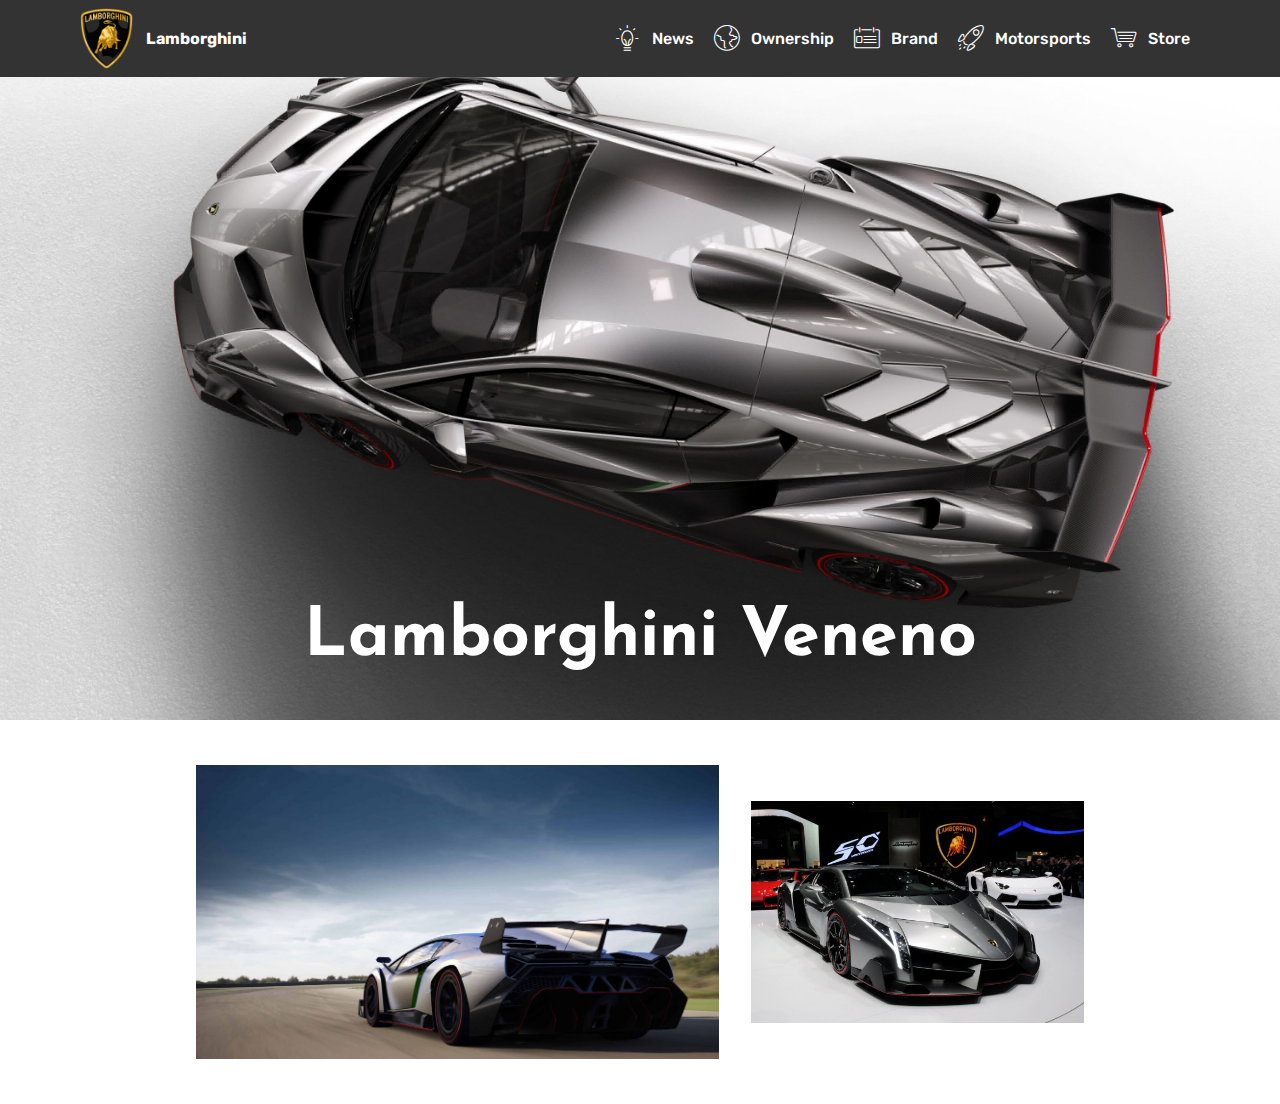
<file: page4.html>
<!DOCTYPE html>
<html  >
<head>
  <!-- Site made with Mobirise Website Builder v4.10.3, https://mobirise.com -->
  <meta charset="UTF-8">
  <meta http-equiv="X-UA-Compatible" content="IE=edge">
  <meta name="generator" content="Mobirise v4.10.3, mobirise.com">
  <meta name="viewport" content="width=device-width, initial-scale=1, minimum-scale=1">
  <link rel="shortcut icon" href="assets/images/1200px-lamborghini-logo.svg-122x139.png" type="image/x-icon">
  <meta name="description" content="Website Creator Description">
  
  <title>Veneno</title>
  <link rel="stylesheet" href="assets/web/assets/mobirise-icons/mobirise-icons.css">
  <link rel="stylesheet" href="assets/tether/tether.min.css">
  <link rel="stylesheet" href="assets/bootstrap/css/bootstrap.min.css">
  <link rel="stylesheet" href="assets/bootstrap/css/bootstrap-grid.min.css">
  <link rel="stylesheet" href="assets/bootstrap/css/bootstrap-reboot.min.css">
  <link rel="stylesheet" href="assets/dropdown/css/style.css">
  <link rel="stylesheet" href="assets/theme/css/style.css">
  <link rel="stylesheet" href="assets/mobirise/css/mbr-additional.css" type="text/css">
  
  
  
</head>
<body>
  <section class="menu cid-qTkzRZLJNu" once="menu" id="menu1-h">

    

    <nav class="navbar navbar-expand beta-menu navbar-dropdown align-items-center navbar-fixed-top navbar-toggleable-sm">
        <button class="navbar-toggler navbar-toggler-right" type="button" data-toggle="collapse" data-target="#navbarSupportedContent" aria-controls="navbarSupportedContent" aria-expanded="false" aria-label="Toggle navigation">
            <div class="hamburger">
                <span></span>
                <span></span>
                <span></span>
                <span></span>
            </div>
        </button>
        <div class="menu-logo">
            <div class="navbar-brand">
                <span class="navbar-logo">
                    <a href="index.html">
                         <img src="assets/images/1200px-lamborghini-logo.svg-122x139.png" alt="Mobirise" title="" style="height: 3.8rem;">
                    </a>
                </span>
                <span class="navbar-caption-wrap"><a class="navbar-caption text-white display-4" href="https://www.lamborghini.com/en-en" target="_blank">
                        Lamborghini</a></span>
            </div>
        </div>
        <div class="collapse navbar-collapse" id="navbarSupportedContent">
            <ul class="navbar-nav nav-dropdown nav-right" data-app-modern-menu="true"><li class="nav-item">
                    <a class="nav-link link text-white display-4" href="https://mobirise.com">
                        </a>
                </li>
                <li class="nav-item"><a class="nav-link link text-white display-4" href="https://www.lamborghini.com/en-en/experience/news"><span class="mbri-idea mbr-iconfont mbr-iconfont-btn"></span>News</a></li><li class="nav-item"><a class="nav-link link text-white display-4" href="https://www.lamborghini.com/en-en/ownership"><span class="mbri-globe mbr-iconfont mbr-iconfont-btn"></span>Ownership</a></li><li class="nav-item"><a class="nav-link link text-white display-4" href="https://www.lamborghini.com/en-en/brand"><span class="mbri-contact-form mbr-iconfont mbr-iconfont-btn"></span>Brand</a></li><li class="nav-item">
                    <a class="nav-link link text-white display-4" href="https://www.lamborghini.com/en-en/motorsport" target="_blank"><span class="mbri-rocket mbr-iconfont mbr-iconfont-btn"></span>Motorsports</a>
                </li><li class="nav-item"><a class="nav-link link text-white display-4" href="https://www.lamborghini.com/en-en/store" target="_blank"><span class="mbri-shopping-cart mbr-iconfont mbr-iconfont-btn"></span>Store</a></li></ul>
            
        </div>
    </nav>
</section>

<section class="engine"><a href="https://mobirise.info/h">create your own web page</a></section><section class="cid-rsx7kvTvcX" id="image2-i">

    

    <figure class="mbr-figure">
        <div class="image-block" style="width: 100%;">
            <img src="assets/images/veneno-3-3012x1694.jpg" alt="Mobirise" title="">
            <figcaption class="mbr-figure-caption mbr-figure-caption-over">
                <div class="pb-5 px-3 mbr-white align-center mbr-fonts-style display-1"><strong>
                    Lamborghini Veneno</strong></div>
            </figcaption>
        </div>
    </figure>
</section>

<section class="cid-rsxadKWyzH" id="image4-k">
    <!-- Block parameters controls (Blue "Gear" panel) -->
    
    <!-- End block parameters -->
    <div class="container images-container">
            <div class="media-container-row" style="width: 80%;">
                <div class="img-item item1" style="width: 161%;">
                    <img src="assets/images/veneno-4-1086x611.jpg" alt="" title="">
                    
                </div>
                <div class="img-item">
                    <img src="assets/images/veneno2-626x417.jpg" alt="" title="">
                    
                </div>
            </div>
    </div>
</section>


  <script src="assets/web/assets/jquery/jquery.min.js"></script>
  <script src="assets/popper/popper.min.js"></script>
  <script src="assets/tether/tether.min.js"></script>
  <script src="assets/bootstrap/js/bootstrap.min.js"></script>
  <script src="assets/smoothscroll/smooth-scroll.js"></script>
  <script src="assets/dropdown/js/script.min.js"></script>
  <script src="assets/touchswipe/jquery.touch-swipe.min.js"></script>
  <script src="assets/theme/js/script.js"></script>
  
  
</body>
</html>
</file>
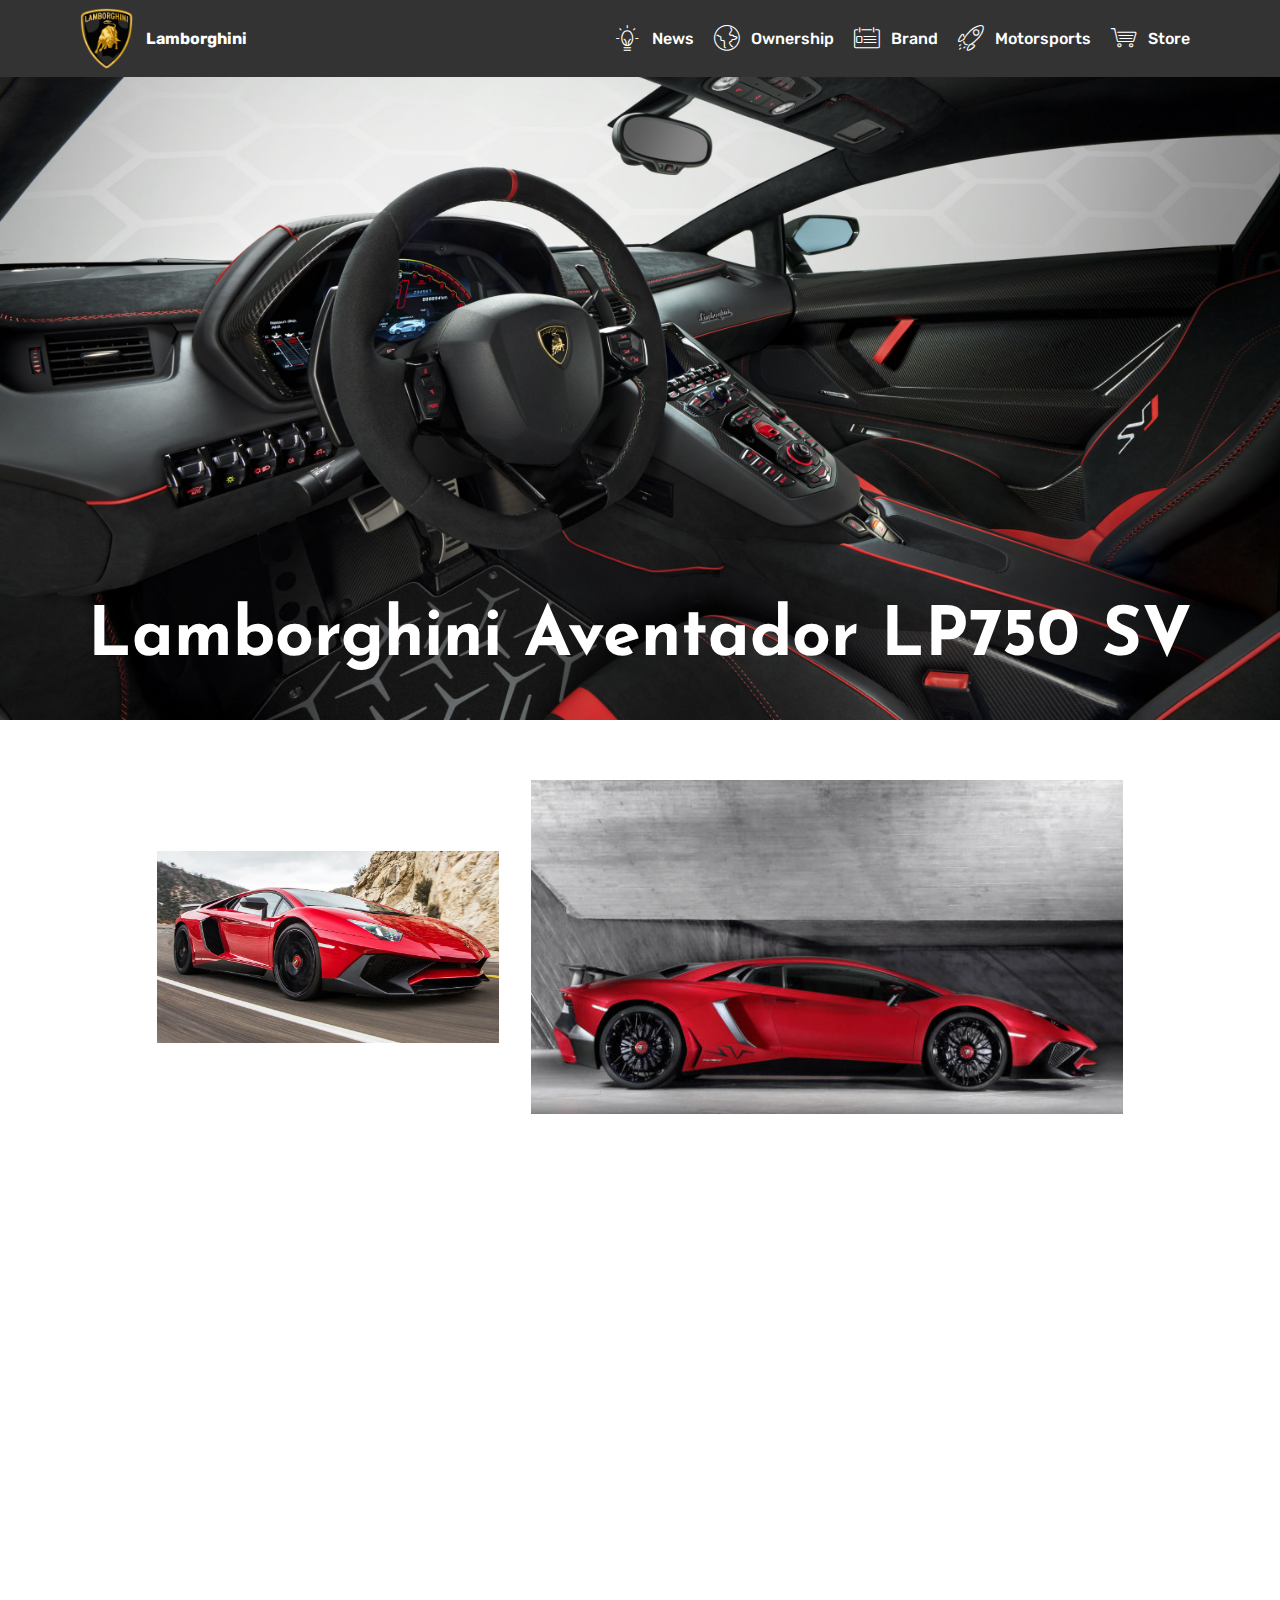
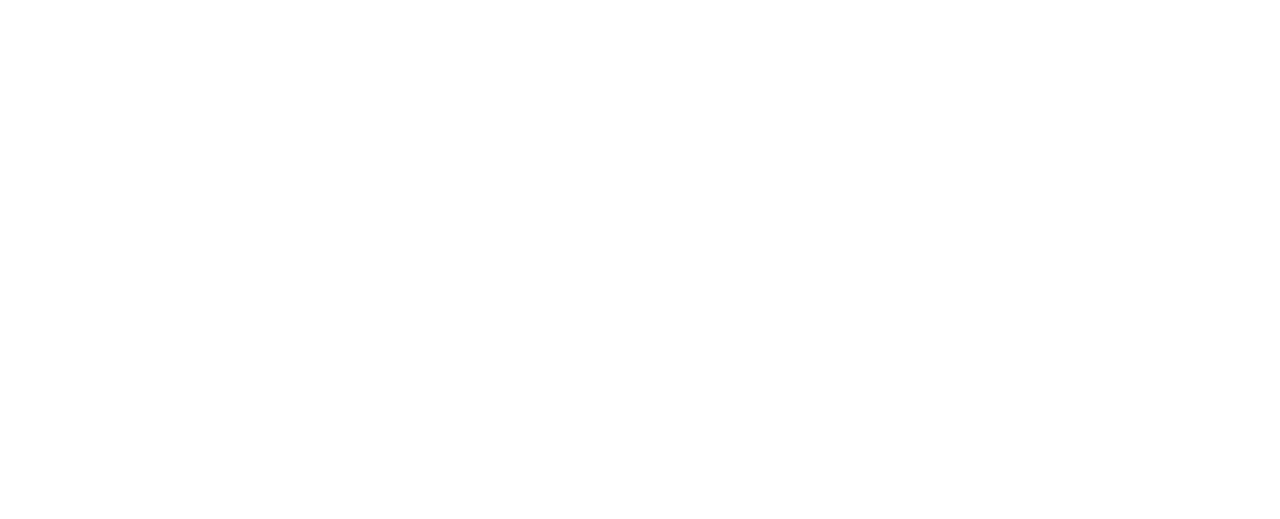
<file: page5.html>
<!DOCTYPE html>
<html  >
<head>
  <!-- Site made with Mobirise Website Builder v4.10.3, https://mobirise.com -->
  <meta charset="UTF-8">
  <meta http-equiv="X-UA-Compatible" content="IE=edge">
  <meta name="generator" content="Mobirise v4.10.3, mobirise.com">
  <meta name="viewport" content="width=device-width, initial-scale=1, minimum-scale=1">
  <link rel="shortcut icon" href="assets/images/1200px-lamborghini-logo.svg-122x139.png" type="image/x-icon">
  <meta name="description" content="Website Generator Description">
  
  <title>LP750 SV</title>
  <link rel="stylesheet" href="assets/web/assets/mobirise-icons/mobirise-icons.css">
  <link rel="stylesheet" href="assets/tether/tether.min.css">
  <link rel="stylesheet" href="assets/bootstrap/css/bootstrap.min.css">
  <link rel="stylesheet" href="assets/bootstrap/css/bootstrap-grid.min.css">
  <link rel="stylesheet" href="assets/bootstrap/css/bootstrap-reboot.min.css">
  <link rel="stylesheet" href="assets/dropdown/css/style.css">
  <link rel="stylesheet" href="assets/theme/css/style.css">
  <link rel="stylesheet" href="assets/mobirise/css/mbr-additional.css" type="text/css">
  
  
  
</head>
<body>
  <section class="menu cid-qTkzRZLJNu" once="menu" id="menu1-p">

    

    <nav class="navbar navbar-expand beta-menu navbar-dropdown align-items-center navbar-fixed-top navbar-toggleable-sm">
        <button class="navbar-toggler navbar-toggler-right" type="button" data-toggle="collapse" data-target="#navbarSupportedContent" aria-controls="navbarSupportedContent" aria-expanded="false" aria-label="Toggle navigation">
            <div class="hamburger">
                <span></span>
                <span></span>
                <span></span>
                <span></span>
            </div>
        </button>
        <div class="menu-logo">
            <div class="navbar-brand">
                <span class="navbar-logo">
                    <a href="index.html">
                         <img src="assets/images/1200px-lamborghini-logo.svg-122x139.png" alt="Mobirise" title="" style="height: 3.8rem;">
                    </a>
                </span>
                <span class="navbar-caption-wrap"><a class="navbar-caption text-white display-4" href="https://www.lamborghini.com/en-en" target="_blank">
                        Lamborghini</a></span>
            </div>
        </div>
        <div class="collapse navbar-collapse" id="navbarSupportedContent">
            <ul class="navbar-nav nav-dropdown nav-right" data-app-modern-menu="true"><li class="nav-item">
                    <a class="nav-link link text-white display-4" href="https://mobirise.com">
                        </a>
                </li>
                <li class="nav-item"><a class="nav-link link text-white display-4" href="https://www.lamborghini.com/en-en/experience/news"><span class="mbri-idea mbr-iconfont mbr-iconfont-btn"></span>News</a></li><li class="nav-item"><a class="nav-link link text-white display-4" href="https://www.lamborghini.com/en-en/ownership"><span class="mbri-globe mbr-iconfont mbr-iconfont-btn"></span>Ownership</a></li><li class="nav-item"><a class="nav-link link text-white display-4" href="https://www.lamborghini.com/en-en/brand"><span class="mbri-contact-form mbr-iconfont mbr-iconfont-btn"></span>Brand</a></li><li class="nav-item">
                    <a class="nav-link link text-white display-4" href="https://www.lamborghini.com/en-en/motorsport" target="_blank"><span class="mbri-rocket mbr-iconfont mbr-iconfont-btn"></span>Motorsports</a>
                </li><li class="nav-item"><a class="nav-link link text-white display-4" href="https://www.lamborghini.com/en-en/store" target="_blank"><span class="mbri-shopping-cart mbr-iconfont mbr-iconfont-btn"></span>Store</a></li></ul>
            
        </div>
    </nav>
</section>

<section class="engine"><a href="https://mobirise.info/m">site design templates</a></section><section class="cid-rsxdu30yli" id="image2-q">

    

    <figure class="mbr-figure">
        <div class="image-block" style="width: 100%;">
            <img src="assets/images/svj-interior-3044x1712.jpg" alt="Mobirise" title="">
            <figcaption class="mbr-figure-caption mbr-figure-caption-over">
                <div class="pb-5 px-3 mbr-white align-center mbr-fonts-style display-1"><strong>
                    Lamborghini Aventador LP750 SV</strong></div>
            </figcaption>
        </div>
    </figure>
</section>

<section class="cid-rsxdMoCv37" id="image4-r">
    <!-- Block parameters controls (Blue "Gear" panel) -->
    
    <!-- End block parameters -->
    <div class="container images-container">
            <div class="media-container-row" style="width: 87%;">
                <div class="img-item item1" style="width: 61%;">
                    <img src="assets/images/lp750-1-1086x611.jpg" alt="" title="">
                    
                </div>
                <div class="img-item">
                    <img src="assets/images/lp750-2-626x353.jpg" alt="" title="">
                    
                </div>
            </div>
    </div>
</section>

<section class="cid-rsxdXFS0bZ" id="video2-s">

    
    
    <figure class="mbr-figure align-center">
        <div class="video-block" style="width: 100%;">
            <div><iframe class="mbr-embedded-video" src="https://www.youtube.com/embed/ql94IYUrwXY?rel=0&amp;amp;showinfo=0&amp;autoplay=1&amp;loop=1&amp;playlist=ql94IYUrwXY" width="800" height="600" frameborder="0" allowfullscreen></iframe></div>
        </div>
    </figure>
</section>


  <script src="assets/web/assets/jquery/jquery.min.js"></script>
  <script src="assets/popper/popper.min.js"></script>
  <script src="assets/tether/tether.min.js"></script>
  <script src="assets/bootstrap/js/bootstrap.min.js"></script>
  <script src="assets/smoothscroll/smooth-scroll.js"></script>
  <script src="assets/dropdown/js/script.min.js"></script>
  <script src="assets/touchswipe/jquery.touch-swipe.min.js"></script>
  <script src="assets/theme/js/script.js"></script>
  
  
</body>
</html>
</file>
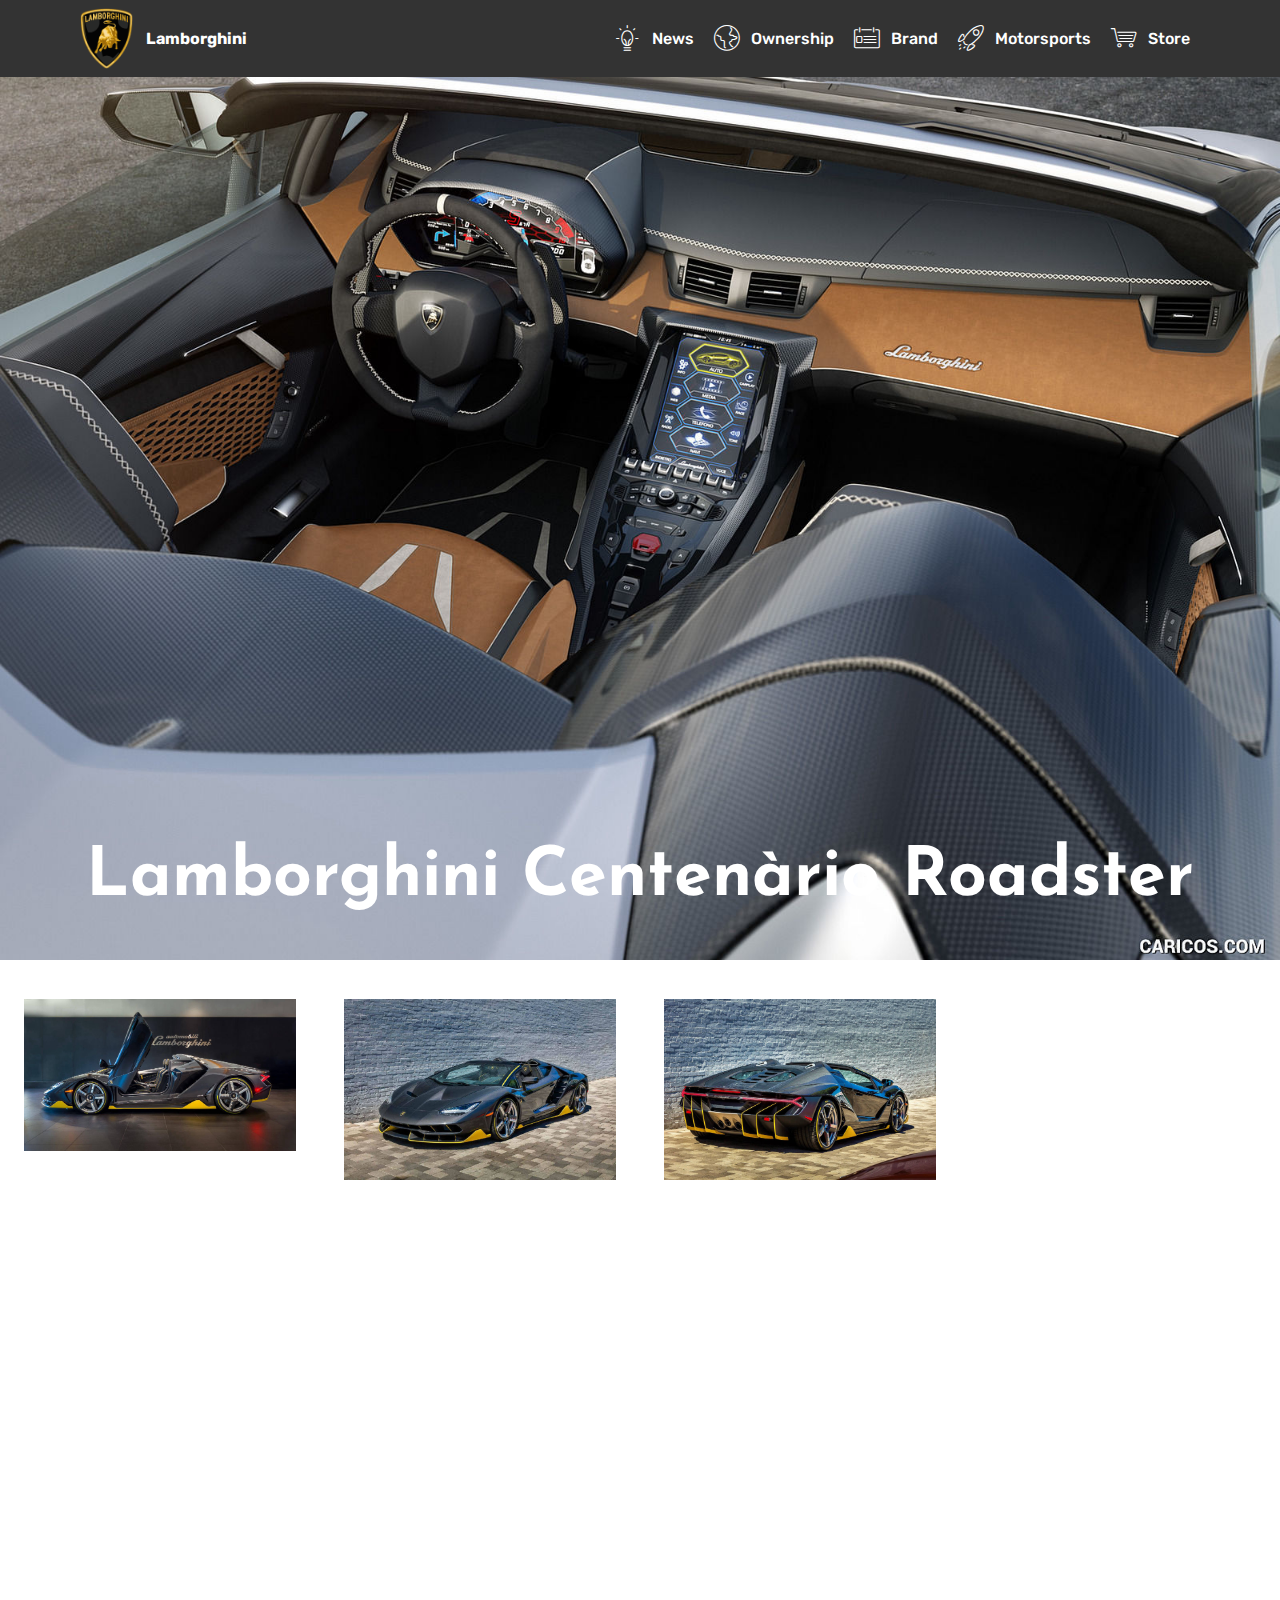
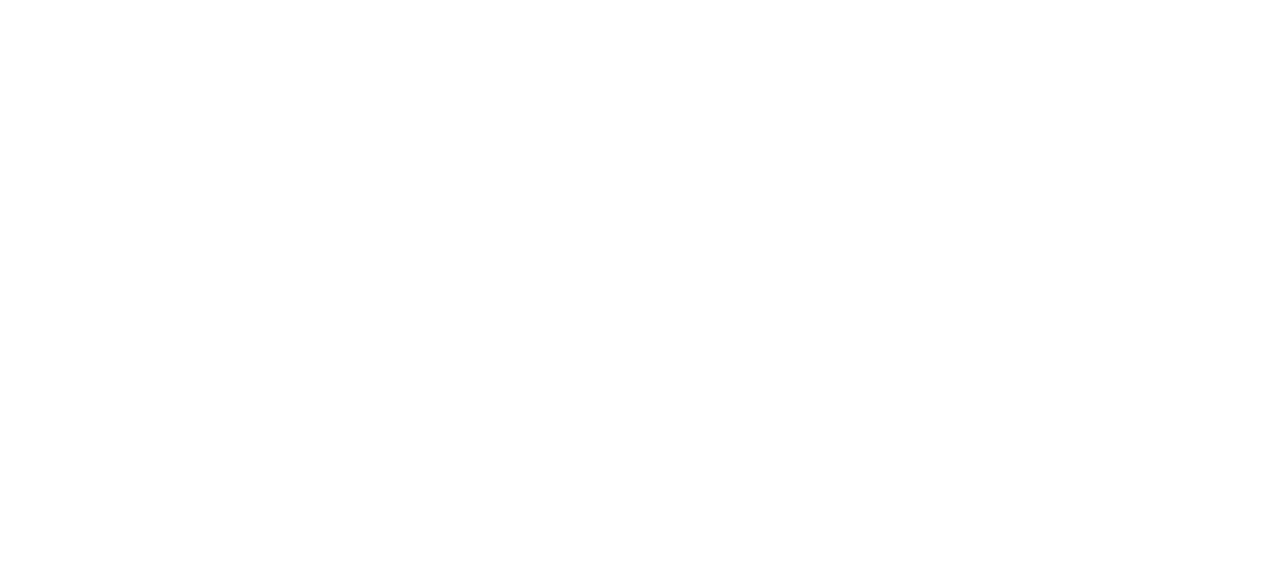
<file: page6.html>
<!DOCTYPE html>
<html  >
<head>
  <!-- Site made with Mobirise Website Builder v4.10.3, https://mobirise.com -->
  <meta charset="UTF-8">
  <meta http-equiv="X-UA-Compatible" content="IE=edge">
  <meta name="generator" content="Mobirise v4.10.3, mobirise.com">
  <meta name="viewport" content="width=device-width, initial-scale=1, minimum-scale=1">
  <link rel="shortcut icon" href="assets/images/1200px-lamborghini-logo.svg-122x139.png" type="image/x-icon">
  <meta name="description" content="Website Creator Description">
  
  <title>Centenàrio Roadster</title>
  <link rel="stylesheet" href="assets/web/assets/mobirise-icons/mobirise-icons.css">
  <link rel="stylesheet" href="assets/tether/tether.min.css">
  <link rel="stylesheet" href="assets/bootstrap/css/bootstrap.min.css">
  <link rel="stylesheet" href="assets/bootstrap/css/bootstrap-grid.min.css">
  <link rel="stylesheet" href="assets/bootstrap/css/bootstrap-reboot.min.css">
  <link rel="stylesheet" href="assets/dropdown/css/style.css">
  <link rel="stylesheet" href="assets/theme/css/style.css">
  <link rel="stylesheet" href="assets/gallery/style.css">
  <link rel="stylesheet" href="assets/mobirise/css/mbr-additional.css" type="text/css">
  
  
  
</head>
<body>
  <section class="menu cid-qTkzRZLJNu" once="menu" id="menu1-t">

    

    <nav class="navbar navbar-expand beta-menu navbar-dropdown align-items-center navbar-fixed-top navbar-toggleable-sm">
        <button class="navbar-toggler navbar-toggler-right" type="button" data-toggle="collapse" data-target="#navbarSupportedContent" aria-controls="navbarSupportedContent" aria-expanded="false" aria-label="Toggle navigation">
            <div class="hamburger">
                <span></span>
                <span></span>
                <span></span>
                <span></span>
            </div>
        </button>
        <div class="menu-logo">
            <div class="navbar-brand">
                <span class="navbar-logo">
                    <a href="index.html">
                         <img src="assets/images/1200px-lamborghini-logo.svg-122x139.png" alt="Mobirise" title="" style="height: 3.8rem;">
                    </a>
                </span>
                <span class="navbar-caption-wrap"><a class="navbar-caption text-white display-4" href="https://www.lamborghini.com/en-en" target="_blank">
                        Lamborghini</a></span>
            </div>
        </div>
        <div class="collapse navbar-collapse" id="navbarSupportedContent">
            <ul class="navbar-nav nav-dropdown nav-right" data-app-modern-menu="true"><li class="nav-item">
                    <a class="nav-link link text-white display-4" href="https://mobirise.com">
                        </a>
                </li>
                <li class="nav-item"><a class="nav-link link text-white display-4" href="https://www.lamborghini.com/en-en/experience/news"><span class="mbri-idea mbr-iconfont mbr-iconfont-btn"></span>News</a></li><li class="nav-item"><a class="nav-link link text-white display-4" href="https://www.lamborghini.com/en-en/ownership"><span class="mbri-globe mbr-iconfont mbr-iconfont-btn"></span>Ownership</a></li><li class="nav-item"><a class="nav-link link text-white display-4" href="https://www.lamborghini.com/en-en/brand"><span class="mbri-contact-form mbr-iconfont mbr-iconfont-btn"></span>Brand</a></li><li class="nav-item">
                    <a class="nav-link link text-white display-4" href="https://www.lamborghini.com/en-en/motorsport" target="_blank"><span class="mbri-rocket mbr-iconfont mbr-iconfont-btn"></span>Motorsports</a>
                </li><li class="nav-item"><a class="nav-link link text-white display-4" href="https://www.lamborghini.com/en-en/store" target="_blank"><span class="mbri-shopping-cart mbr-iconfont mbr-iconfont-btn"></span>Store</a></li></ul>
            
        </div>
    </nav>
</section>

<section class="engine"><a href="https://mobirise.info/r">bootstrap template</a></section><section class="cid-rsxgSdC26t" id="image2-u">

    

    <figure class="mbr-figure">
        <div class="image-block" style="width: 100%;">
            <img src="assets/images/centenario-interior-1600x1200.jpg" alt="Mobirise" title="">
            <figcaption class="mbr-figure-caption mbr-figure-caption-over">
                <div class="pb-5 px-3 mbr-white align-center mbr-fonts-style display-1"><strong>
                    Lamborghini Centenàrio Roadster</strong></div>
            </figcaption>
        </div>
    </figure>
</section>

<section class="mbr-gallery mbr-slider-carousel cid-rsxhiHIWy9" id="gallery3-w">

    

    <div>
        <div><!-- Filter --><!-- Gallery --><div class="mbr-gallery-row"><div class="mbr-gallery-layout-default"><div><div><div class="mbr-gallery-item mbr-gallery-item--p3" data-video-url="false" data-tags="酷毙"><div href="#lb-gallery3-w" data-slide-to="0" data-toggle="modal"><img src="assets/images/centenario-1-1800x1005-800x447.jpg" alt="" title=""><span class="icon-focus"></span></div></div><div class="mbr-gallery-item mbr-gallery-item--p3" data-video-url="false" data-tags="响应式"><div href="#lb-gallery3-w" data-slide-to="1" data-toggle="modal"><img src="assets/images/centenario-2-1440x960-800x533.jpg" alt="" title=""><span class="icon-focus"></span></div></div><div class="mbr-gallery-item mbr-gallery-item--p3" data-video-url="false" data-tags="创意"><div href="#lb-gallery3-w" data-slide-to="2" data-toggle="modal"><img src="assets/images/centenario-3-2000x1328-800x531.jpg" alt="" title=""><span class="icon-focus"></span></div></div></div></div><div class="clearfix"></div></div></div><!-- Lightbox --><div data-app-prevent-settings="" class="mbr-slider modal fade carousel slide" tabindex="-1" data-keyboard="true" data-interval="false" id="lb-gallery3-w"><div class="modal-dialog"><div class="modal-content"><div class="modal-body"><div class="carousel-inner"><div class="carousel-item"><img src="assets/images/centenario-1-1800x1005.jpg" alt="" title=""></div><div class="carousel-item"><img src="assets/images/centenario-2-1440x960.jpg" alt="" title=""></div><div class="carousel-item active"><img src="assets/images/centenario-3-2000x1328.jpg" alt="" title=""></div></div><a class="carousel-control carousel-control-prev" role="button" data-slide="prev" href="#lb-gallery3-w"><span class="mbri-left mbr-iconfont" aria-hidden="true"></span><span class="sr-only">Previous</span></a><a class="carousel-control carousel-control-next" role="button" data-slide="next" href="#lb-gallery3-w"><span class="mbri-right mbr-iconfont" aria-hidden="true"></span><span class="sr-only">Next</span></a><a class="close" href="#" role="button" data-dismiss="modal"><span class="sr-only">Close</span></a></div></div></div></div></div>
    </div>

</section>

<section class="cid-rsxC2Gazhe" id="video2-16">

    
    
    <figure class="mbr-figure align-center">
        <div class="video-block" style="width: 100%;">
            <div><iframe class="mbr-embedded-video" src="https://www.youtube.com/embed/fVkTl_KAyS0?rel=0&amp;amp;showinfo=0&amp;autoplay=1&amp;loop=1&amp;playlist=fVkTl_KAyS0" width="800" height="600" frameborder="0" allowfullscreen></iframe></div>
        </div>
    </figure>
</section>


  <script src="assets/web/assets/jquery/jquery.min.js"></script>
  <script src="assets/popper/popper.min.js"></script>
  <script src="assets/tether/tether.min.js"></script>
  <script src="assets/bootstrap/js/bootstrap.min.js"></script>
  <script src="assets/smoothscroll/smooth-scroll.js"></script>
  <script src="assets/dropdown/js/script.min.js"></script>
  <script src="assets/touchswipe/jquery.touch-swipe.min.js"></script>
  <script src="assets/vimeoplayer/jquery.mb.vimeo_player.js"></script>
  <script src="assets/bootstrapcarouselswipe/bootstrap-carousel-swipe.js"></script>
  <script src="assets/masonry/masonry.pkgd.min.js"></script>
  <script src="assets/imagesloaded/imagesloaded.pkgd.min.js"></script>
  <script src="assets/theme/js/script.js"></script>
  <script src="assets/gallery/player.min.js"></script>
  <script src="assets/gallery/script.js"></script>
  <script src="assets/slidervideo/script.js"></script>
  
  
</body>
</html>
</file>
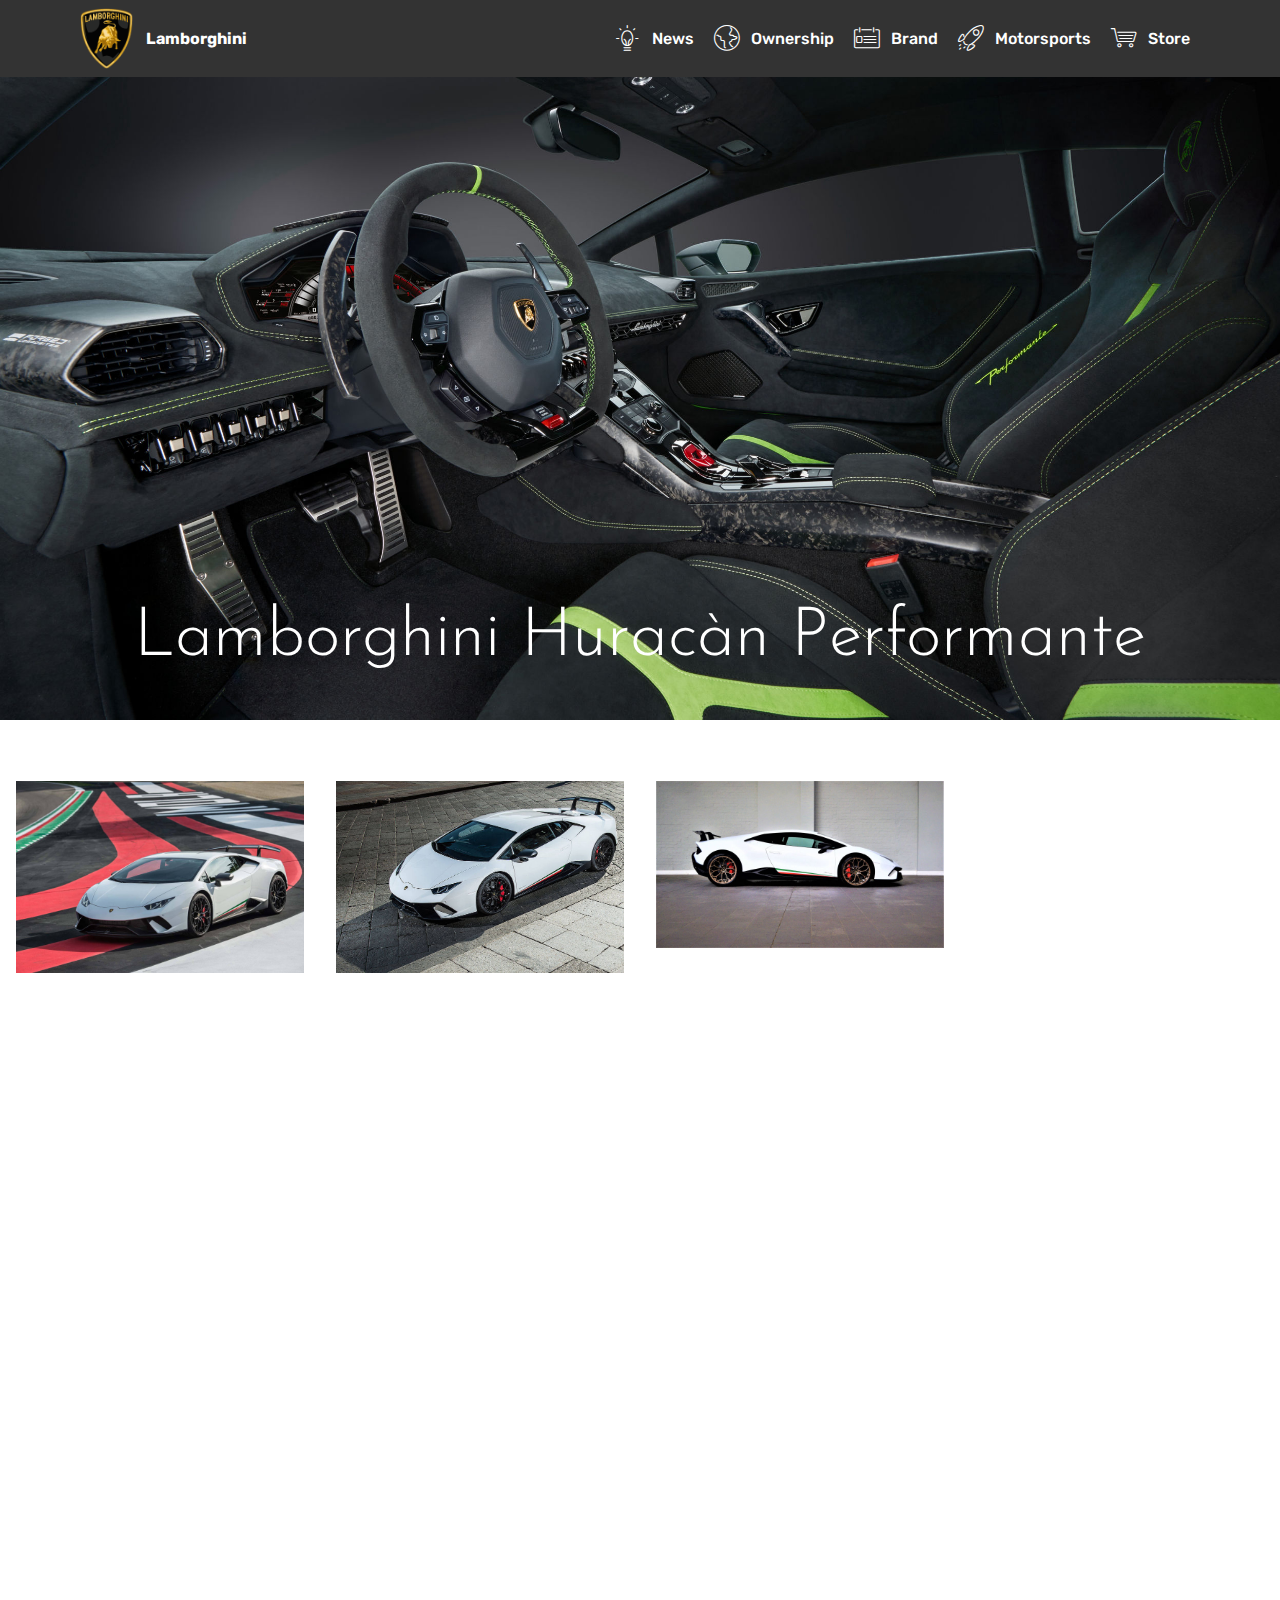
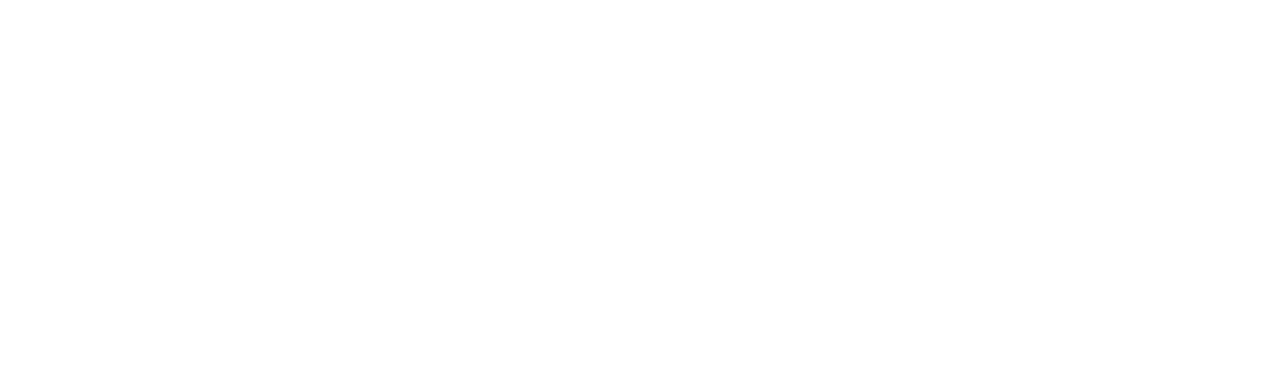
<file: page7.html>
<!DOCTYPE html>
<html  >
<head>
  <!-- Site made with Mobirise Website Builder v4.10.3, https://mobirise.com -->
  <meta charset="UTF-8">
  <meta http-equiv="X-UA-Compatible" content="IE=edge">
  <meta name="generator" content="Mobirise v4.10.3, mobirise.com">
  <meta name="viewport" content="width=device-width, initial-scale=1, minimum-scale=1">
  <link rel="shortcut icon" href="assets/images/1200px-lamborghini-logo.svg-122x139.png" type="image/x-icon">
  <meta name="description" content="Web Site Generator Description">
  
  <title>Huracan Performante&nbsp;</title>
  <link rel="stylesheet" href="assets/web/assets/mobirise-icons/mobirise-icons.css">
  <link rel="stylesheet" href="assets/tether/tether.min.css">
  <link rel="stylesheet" href="assets/bootstrap/css/bootstrap.min.css">
  <link rel="stylesheet" href="assets/bootstrap/css/bootstrap-grid.min.css">
  <link rel="stylesheet" href="assets/bootstrap/css/bootstrap-reboot.min.css">
  <link rel="stylesheet" href="assets/dropdown/css/style.css">
  <link rel="stylesheet" href="assets/theme/css/style.css">
  <link rel="stylesheet" href="assets/gallery/style.css">
  <link rel="stylesheet" href="assets/mobirise/css/mbr-additional.css" type="text/css">
  
  
  
</head>
<body>
  <section class="menu cid-qTkzRZLJNu" once="menu" id="menu1-x">

    

    <nav class="navbar navbar-expand beta-menu navbar-dropdown align-items-center navbar-fixed-top navbar-toggleable-sm">
        <button class="navbar-toggler navbar-toggler-right" type="button" data-toggle="collapse" data-target="#navbarSupportedContent" aria-controls="navbarSupportedContent" aria-expanded="false" aria-label="Toggle navigation">
            <div class="hamburger">
                <span></span>
                <span></span>
                <span></span>
                <span></span>
            </div>
        </button>
        <div class="menu-logo">
            <div class="navbar-brand">
                <span class="navbar-logo">
                    <a href="index.html">
                         <img src="assets/images/1200px-lamborghini-logo.svg-122x139.png" alt="Mobirise" title="" style="height: 3.8rem;">
                    </a>
                </span>
                <span class="navbar-caption-wrap"><a class="navbar-caption text-white display-4" href="https://www.lamborghini.com/en-en" target="_blank">
                        Lamborghini</a></span>
            </div>
        </div>
        <div class="collapse navbar-collapse" id="navbarSupportedContent">
            <ul class="navbar-nav nav-dropdown nav-right" data-app-modern-menu="true"><li class="nav-item">
                    <a class="nav-link link text-white display-4" href="https://mobirise.com">
                        </a>
                </li>
                <li class="nav-item"><a class="nav-link link text-white display-4" href="https://www.lamborghini.com/en-en/experience/news"><span class="mbri-idea mbr-iconfont mbr-iconfont-btn"></span>News</a></li><li class="nav-item"><a class="nav-link link text-white display-4" href="https://www.lamborghini.com/en-en/ownership"><span class="mbri-globe mbr-iconfont mbr-iconfont-btn"></span>Ownership</a></li><li class="nav-item"><a class="nav-link link text-white display-4" href="https://www.lamborghini.com/en-en/brand"><span class="mbri-contact-form mbr-iconfont mbr-iconfont-btn"></span>Brand</a></li><li class="nav-item">
                    <a class="nav-link link text-white display-4" href="https://www.lamborghini.com/en-en/motorsport" target="_blank"><span class="mbri-rocket mbr-iconfont mbr-iconfont-btn"></span>Motorsports</a>
                </li><li class="nav-item"><a class="nav-link link text-white display-4" href="https://www.lamborghini.com/en-en/store" target="_blank"><span class="mbri-shopping-cart mbr-iconfont mbr-iconfont-btn"></span>Store</a></li></ul>
            
        </div>
    </nav>
</section>

<section class="engine"><a href="https://mobirise.info/n">simple website templates</a></section><section class="cid-rsxlaasIou" id="image2-y">

    

    <figure class="mbr-figure">
        <div class="image-block" style="width: 100%;">
            <img src="assets/images/performante-interior-2494x1403.jpg" alt="Mobirise" title="">
            <figcaption class="mbr-figure-caption mbr-figure-caption-over">
                <div class="pb-5 px-3 mbr-white align-center mbr-fonts-style display-1">Lamborghini Huracàn Performante</div>
            </figcaption>
        </div>
    </figure>
</section>

<section class="mbr-gallery mbr-slider-carousel cid-rsxnRvRayb" id="gallery3-11">

    

    <div>
        <div><!-- Filter --><!-- Gallery --><div class="mbr-gallery-row"><div class="mbr-gallery-layout-default"><div><div><div class="mbr-gallery-item mbr-gallery-item--p2" data-video-url="false" data-tags="酷毙"><div href="#lb-gallery3-11" data-slide-to="0" data-toggle="modal"><img src="assets/images/performante-3-2000x1331-800x532.jpg" alt="" title=""><span class="icon-focus"></span></div></div><div class="mbr-gallery-item mbr-gallery-item--p2" data-video-url="false" data-tags="响应式"><div href="#lb-gallery3-11" data-slide-to="1" data-toggle="modal"><img src="assets/images/performante-2-1280x853-800x533.jpg" alt="" title=""><span class="icon-focus"></span></div></div><div class="mbr-gallery-item mbr-gallery-item--p2" data-video-url="false" data-tags="创意"><div href="#lb-gallery3-11" data-slide-to="2" data-toggle="modal"><img src="assets/images/performante-4-2000x1160-800x464.jpg" alt="" title=""><span class="icon-focus"></span></div></div></div></div><div class="clearfix"></div></div></div><!-- Lightbox --><div data-app-prevent-settings="" class="mbr-slider modal fade carousel slide" tabindex="-1" data-keyboard="true" data-interval="false" id="lb-gallery3-11"><div class="modal-dialog"><div class="modal-content"><div class="modal-body"><div class="carousel-inner"><div class="carousel-item"><img src="assets/images/performante-3-2000x1331.jpg" alt="" title=""></div><div class="carousel-item"><img src="assets/images/performante-2-1280x853.jpg" alt="" title=""></div><div class="carousel-item active"><img src="assets/images/performante-4-2000x1160.jpg" alt="" title=""></div></div><a class="carousel-control carousel-control-prev" role="button" data-slide="prev" href="#lb-gallery3-11"><span class="mbri-left mbr-iconfont" aria-hidden="true"></span><span class="sr-only">Previous</span></a><a class="carousel-control carousel-control-next" role="button" data-slide="next" href="#lb-gallery3-11"><span class="mbri-right mbr-iconfont" aria-hidden="true"></span><span class="sr-only">Next</span></a><a class="close" href="#" role="button" data-dismiss="modal"><span class="sr-only">Close</span></a></div></div></div></div></div>
    </div>

</section>

<section class="cid-rsxoq2pB3T" id="video2-12">

    
    
    <figure class="mbr-figure align-center">
        <div class="video-block" style="width: 100%;">
            <div><iframe class="mbr-embedded-video" src="https://www.youtube.com/embed/-Kh9SGVn9vQ?rel=0&amp;amp;showinfo=0&amp;autoplay=1&amp;loop=1&amp;playlist=-Kh9SGVn9vQ" width="800" height="600" frameborder="0" allowfullscreen></iframe></div>
        </div>
    </figure>
</section>


  <script src="assets/web/assets/jquery/jquery.min.js"></script>
  <script src="assets/popper/popper.min.js"></script>
  <script src="assets/tether/tether.min.js"></script>
  <script src="assets/bootstrap/js/bootstrap.min.js"></script>
  <script src="assets/smoothscroll/smooth-scroll.js"></script>
  <script src="assets/dropdown/js/script.min.js"></script>
  <script src="assets/touchswipe/jquery.touch-swipe.min.js"></script>
  <script src="assets/vimeoplayer/jquery.mb.vimeo_player.js"></script>
  <script src="assets/bootstrapcarouselswipe/bootstrap-carousel-swipe.js"></script>
  <script src="assets/masonry/masonry.pkgd.min.js"></script>
  <script src="assets/imagesloaded/imagesloaded.pkgd.min.js"></script>
  <script src="assets/theme/js/script.js"></script>
  <script src="assets/gallery/player.min.js"></script>
  <script src="assets/gallery/script.js"></script>
  <script src="assets/slidervideo/script.js"></script>
  
  
</body>
</html>
</file>
<file: assets/web/assets/mobirise-icons/mobirise-icons.css>
@font-face {
  font-family: 'MobiriseIcons';
  src:  url('mobirise-icons.eot?spat4u');
  src:  url('mobirise-icons.eot?spat4u#iefix') format('embedded-opentype'),
    url('mobirise-icons.ttf?spat4u') format('truetype'),
    url('mobirise-icons.woff?spat4u') format('woff'),
    url('mobirise-icons.svg?spat4u#MobiriseIcons') format('svg');
  font-weight: normal;
  font-style: normal;
}

[class^="mbri-"], [class*=" mbri-"] {
  /* use !important to prevent issues with browser extensions that change fonts */
  font-family: MobiriseIcons !important;
  speak: none;
  font-style: normal;
  font-weight: normal;
  font-variant: normal;
  text-transform: none;
  line-height: 1;

  /* Better Font Rendering =========== */
  -webkit-font-smoothing: antialiased;
  -moz-osx-font-smoothing: grayscale;
}

.mbri-add-submenu:before {
  content: "\e900";
}
.mbri-alert:before {
  content: "\e901";
}
.mbri-align-center:before {
  content: "\e902";
}
.mbri-align-justify:before {
  content: "\e903";
}
.mbri-align-left:before {
  content: "\e904";
}
.mbri-align-right:before {
  content: "\e905";
}
.mbri-android:before {
  content: "\e906";
}
.mbri-apple:before {
  content: "\e907";
}
.mbri-arrow-down:before {
  content: "\e908";
}
.mbri-arrow-next:before {
  content: "\e909";
}
.mbri-arrow-prev:before {
  content: "\e90a";
}
.mbri-arrow-up:before {
  content: "\e90b";
}
.mbri-bold:before {
  content: "\e90c";
}
.mbri-bookmark:before {
  content: "\e90d";
}
.mbri-bootstrap:before {
  content: "\e90e";
}
.mbri-briefcase:before {
  content: "\e90f";
}
.mbri-browse:before {
  content: "\e910";
}
.mbri-bulleted-list:before {
  content: "\e911";
}
.mbri-calendar:before {
  content: "\e912";
}
.mbri-camera:before {
  content: "\e913";
}
.mbri-cart-add:before {
  content: "\e914";
}
.mbri-cart-full:before {
  content: "\e915";
}
.mbri-cash:before {
  content: "\e916";
}
.mbri-change-style:before {
  content: "\e917";
}
.mbri-chat:before {
  content: "\e918";
}
.mbri-clock:before {
  content: "\e919";
}
.mbri-close:before {
  content: "\e91a";
}
.mbri-cloud:before {
  content: "\e91b";
}
.mbri-code:before {
  content: "\e91c";
}
.mbri-contact-form:before {
  content: "\e91d";
}
.mbri-credit-card:before {
  content: "\e91e";
}
.mbri-cursor-click:before {
  content: "\e91f";
}
.mbri-cust-feedback:before {
  content: "\e920";
}
.mbri-database:before {
  content: "\e921";
}
.mbri-delivery:before {
  content: "\e922";
}
.mbri-desktop:before {
  content: "\e923";
}
.mbri-devices:before {
  content: "\e924";
}
.mbri-down:before {
  content: "\e925";
}
.mbri-download:before {
  content: "\e989";
}
.mbri-drag-n-drop:before {
  content: "\e927";
}
.mbri-drag-n-drop2:before {
  content: "\e928";
}
.mbri-edit:before {
  content: "\e929";
}
.mbri-edit2:before {
  content: "\e92a";
}
.mbri-error:before {
  content: "\e92b";
}
.mbri-extension:before {
  content: "\e92c";
}
.mbri-features:before {
  content: "\e92d";
}
.mbri-file:before {
  content: "\e92e";
}
.mbri-flag:before {
  content: "\e92f";
}
.mbri-folder:before {
  content: "\e930";
}
.mbri-gift:before {
  content: "\e931";
}
.mbri-github:before {
  content: "\e932";
}
.mbri-globe:before {
  content: "\e933";
}
.mbri-globe-2:before {
  content: "\e934";
}
.mbri-growing-chart:before {
  content: "\e935";
}
.mbri-hearth:before {
  content: "\e936";
}
.mbri-help:before {
  content: "\e937";
}
.mbri-home:before {
  content: "\e938";
}
.mbri-hot-cup:before {
  content: "\e939";
}
.mbri-idea:before {
  content: "\e93a";
}
.mbri-image-gallery:before {
  content: "\e93b";
}
.mbri-image-slider:before {
  content: "\e93c";
}
.mbri-info:before {
  content: "\e93d";
}
.mbri-italic:before {
  content: "\e93e";
}
.mbri-key:before {
  content: "\e93f";
}
.mbri-laptop:before {
  content: "\e940";
}
.mbri-layers:before {
  content: "\e941";
}
.mbri-left-right:before {
  content: "\e942";
}
.mbri-left:before {
  content: "\e943";
}
.mbri-letter:before {
  content: "\e944";
}
.mbri-like:before {
  content: "\e945";
}
.mbri-link:before {
  content: "\e946";
}
.mbri-lock:before {
  content: "\e947";
}
.mbri-login:before {
  content: "\e948";
}
.mbri-logout:before {
  content: "\e949";
}
.mbri-magic-stick:before {
  content: "\e94a";
}
.mbri-map-pin:before {
  content: "\e94b";
}
.mbri-menu:before {
  content: "\e94c";
}
.mbri-mobile:before {
  content: "\e94d";
}
.mbri-mobile2:before {
  content: "\e94e";
}
.mbri-mobirise:before {
  content: "\e94f";
}
.mbri-more-horizontal:before {
  content: "\e950";
}
.mbri-more-vertical:before {
  content: "\e951";
}
.mbri-music:before {
  content: "\e952";
}
.mbri-new-file:before {
  content: "\e953";
}
.mbri-numbered-list:before {
  content: "\e954";
}
.mbri-opened-folder:before {
  content: "\e955";
}
.mbri-pages:before {
  content: "\e956";
}
.mbri-paper-plane:before {
  content: "\e957";
}
.mbri-paperclip:before {
  content: "\e958";
}
.mbri-photo:before {
  content: "\e959";
}
.mbri-photos:before {
  content: "\e95a";
}
.mbri-pin:before {
  content: "\e95b";
}
.mbri-play:before {
  content: "\e95c";
}
.mbri-plus:before {
  content: "\e95d";
}
.mbri-preview:before {
  content: "\e95e";
}
.mbri-print:before {
  content: "\e95f";
}
.mbri-protect:before {
  content: "\e960";
}
.mbri-question:before {
  content: "\e961";
}
.mbri-quote-left:before {
  content: "\e962";
}
.mbri-quote-right:before {
  content: "\e963";
}
.mbri-refresh:before {
  content: "\e964";
}
.mbri-responsive:before {
  content: "\e965";
}
.mbri-right:before {
  content: "\e966";
}
.mbri-rocket:before {
  content: "\e967";
}
.mbri-sad-face:before {
  content: "\e968";
}
.mbri-sale:before {
  content: "\e969";
}
.mbri-save:before {
  content: "\e96a";
}
.mbri-search:before {
  content: "\e96b";
}
.mbri-setting:before {
  content: "\e96c";
}
.mbri-setting2:before {
  content: "\e96d";
}
.mbri-setting3:before {
  content: "\e96e";
}
.mbri-share:before {
  content: "\e96f";
}
.mbri-shopping-bag:before {
  content: "\e970";
}
.mbri-shopping-basket:before {
  content: "\e971";
}
.mbri-shopping-cart:before {
  content: "\e972";
}
.mbri-sites:before {
  content: "\e973";
}
.mbri-smile-face:before {
  content: "\e974";
}
.mbri-speed:before {
  content: "\e975";
}
.mbri-star:before {
  content: "\e976";
}
.mbri-success:before {
  content: "\e977";
}
.mbri-sun:before {
  content: "\e978";
}
.mbri-sun2:before {
  content: "\e979";
}
.mbri-tablet:before {
  content: "\e97a";
}
.mbri-tablet-vertical:before {
  content: "\e97b";
}
.mbri-target:before {
  content: "\e97c";
}
.mbri-timer:before {
  content: "\e97d";
}
.mbri-to-ftp:before {
  content: "\e97e";
}
.mbri-to-local-drive:before {
  content: "\e97f";
}
.mbri-touch-swipe:before {
  content: "\e980";
}
.mbri-touch:before {
  content: "\e981";
}
.mbri-trash:before {
  content: "\e982";
}
.mbri-underline:before {
  content: "\e983";
}
.mbri-unlink:before {
  content: "\e984";
}
.mbri-unlock:before {
  content: "\e985";
}
.mbri-up-down:before {
  content: "\e986";
}
.mbri-up:before {
  content: "\e987";
}
.mbri-update:before {
  content: "\e988";
}
.mbri-upload:before {
 content: "\e926"; 
}
.mbri-user:before {
  content: "\e98a";
}
.mbri-user2:before {
  content: "\e98b";
}
.mbri-users:before {
  content: "\e98c";
}
.mbri-video:before {
  content: "\e98d";
}
.mbri-video-play:before {
  content: "\e98e";
}
.mbri-watch:before {
  content: "\e98f";
}
.mbri-website-theme:before {
  content: "\e990";
}
.mbri-wifi:before {
  content: "\e991";
}
.mbri-windows:before {
  content: "\e992";
}
.mbri-zoom-out:before {
  content: "\e993";
}
.mbri-redo:before {
  content: "\e994";
}
.mbri-undo:before {
  content: "\e995";
}
</file>
<file: assets/dropdown/css/style.css>
.navbar-dropdown {
  left: 0;
  padding: 0;
  position: absolute;
  right: 0;
  top: 0;
  transition: all 0.45s ease;
  z-index: 1030;
  background: #282828; }
  .navbar-dropdown .navbar-logo {
    margin-right: 0.8rem;
    transition: margin 0.3s ease-in-out;
    vertical-align: middle; }
    .navbar-dropdown .navbar-logo img {
      height: 3.125rem;
      transition: all 0.3s ease-in-out; }
    .navbar-dropdown .navbar-logo.mbr-iconfont {
      font-size: 3.125rem;
      line-height: 3.125rem; }
  .navbar-dropdown .navbar-caption {
    font-weight: 700;
    white-space: normal;
    vertical-align: -4px;
    line-height: 3.125rem !important; }
    .navbar-dropdown .navbar-caption, .navbar-dropdown .navbar-caption:hover {
      color: inherit;
      text-decoration: none; }
  .navbar-dropdown .mbr-iconfont + .navbar-caption {
    vertical-align: -1px; }
  .navbar-dropdown.navbar-fixed-top {
    position: fixed; }
  .navbar-dropdown .navbar-brand span {
    vertical-align: -4px; }
  .navbar-dropdown.bg-color.transparent {
    background: none; }
  .navbar-dropdown.navbar-short .navbar-brand {
    padding: 0.625rem 0; }
    .navbar-dropdown.navbar-short .navbar-brand span {
      vertical-align: -1px; }
  .navbar-dropdown.navbar-short .navbar-caption {
    line-height: 2.375rem !important;
    vertical-align: -2px; }
  .navbar-dropdown.navbar-short .navbar-logo {
    margin-right: 0.5rem; }
    .navbar-dropdown.navbar-short .navbar-logo img {
      height: 2.375rem; }
    .navbar-dropdown.navbar-short .navbar-logo.mbr-iconfont {
      font-size: 2.375rem;
      line-height: 2.375rem; }
  .navbar-dropdown.navbar-short .mbr-table-cell {
    height: 3.625rem; }
  .navbar-dropdown .navbar-close {
    left: 0.6875rem;
    position: fixed;
    top: 0.75rem;
    z-index: 1000; }
  .navbar-dropdown .hamburger-icon {
    content: "";
    display: inline-block;
    vertical-align: middle;
    width: 16px;
    -webkit-box-shadow: 0 -6px 0 1px #282828,0 0 0 1px #282828,0 6px 0 1px #282828;
    -moz-box-shadow: 0 -6px 0 1px #282828,0 0 0 1px #282828,0 6px 0 1px #282828;
    box-shadow: 0 -6px 0 1px #282828,0 0 0 1px #282828,0 6px 0 1px #282828; }

.dropdown-menu .dropdown-toggle[data-toggle="dropdown-submenu"]::after {
  border-bottom: 0.35em solid transparent;
  border-left: 0.35em solid;
  border-right: 0;
  border-top: 0.35em solid transparent;
  margin-left: 0.3rem; }

.dropdown-menu .dropdown-item:focus {
  outline: 0; }

.nav-dropdown {
  font-size: 0.75rem;
  font-weight: 500;
  height: auto !important; }
  .nav-dropdown .nav-btn {
    padding-left: 1rem; }
  .nav-dropdown .link {
    margin: .667em 1.667em;
    font-weight: 500;
    padding: 0;
    transition: color .2s ease-in-out; }
    .nav-dropdown .link.dropdown-toggle {
      margin-right: 2.583em; }
      .nav-dropdown .link.dropdown-toggle::after {
        margin-left: .25rem;
        border-top: 0.35em solid;
        border-right: 0.35em solid transparent;
        border-left: 0.35em solid transparent;
        border-bottom: 0; }
      .nav-dropdown .link.dropdown-toggle[aria-expanded="true"] {
        margin: 0;
        padding: 0.667em 3.263em  0.667em 1.667em; }
  .nav-dropdown .link::after,
  .nav-dropdown .dropdown-item::after {
    color: inherit; }
  .nav-dropdown .btn {
    font-size: 0.75rem;
    font-weight: 700;
    letter-spacing: 0;
    margin-bottom: 0;
    padding-left: 1.25rem;
    padding-right: 1.25rem; }
  .nav-dropdown .dropdown-menu {
    border-radius: 0;
    border: 0;
    left: 0;
    margin: 0;
    padding-bottom: 1.25rem;
    padding-top: 1.25rem;
    position: relative; }
  .nav-dropdown .dropdown-submenu {
    margin-left: 0.125rem;
    top: 0; }
  .nav-dropdown .dropdown-item {
    font-weight: 500;
    line-height: 2;
    padding: 0.3846em 4.615em 0.3846em 1.5385em;
    position: relative;
    transition: color .2s ease-in-out, background-color .2s ease-in-out; }
    .nav-dropdown .dropdown-item::after {
      margin-top: -0.3077em;
      position: absolute;
      right: 1.1538em;
      top: 50%; }
    .nav-dropdown .dropdown-item:focus, .nav-dropdown .dropdown-item:hover {
      background: none; }

@media (max-width: 767px) {
  .nav-dropdown.navbar-toggleable-sm {
    bottom: 0;
    display: none;
    left: 0;
    overflow-x: hidden;
    position: fixed;
    top: 0;
    transform: translateX(-100%);
    -ms-transform: translateX(-100%);
    -webkit-transform: translateX(-100%);
    width: 18.75rem;
    z-index: 999; } }
.nav-dropdown.navbar-toggleable-xl {
  bottom: 0;
  display: none;
  left: 0;
  overflow-x: hidden;
  position: fixed;
  top: 0;
  transform: translateX(-100%);
  -ms-transform: translateX(-100%);
  -webkit-transform: translateX(-100%);
  width: 18.75rem;
  z-index: 999; }

.nav-dropdown-sm {
  display: block !important;
  overflow-x: hidden;
  overflow: auto;
  padding-top: 3.875rem; }
  .nav-dropdown-sm::after {
    content: "";
    display: block;
    height: 3rem;
    width: 100%; }
  .nav-dropdown-sm.collapse.in ~ .navbar-close {
    display: block !important; }
  .nav-dropdown-sm.collapsing, .nav-dropdown-sm.collapse.in {
    transform: translateX(0);
    -ms-transform: translateX(0);
    -webkit-transform: translateX(0);
    transition: all 0.25s ease-out;
    -webkit-transition: all 0.25s ease-out;
    background: #282828; }
  .nav-dropdown-sm.collapsing[aria-expanded="false"] {
    transform: translateX(-100%);
    -ms-transform: translateX(-100%);
    -webkit-transform: translateX(-100%); }
  .nav-dropdown-sm .nav-item {
    display: block;
    margin-left: 0 !important;
    padding-left: 0; }
  .nav-dropdown-sm .link,
  .nav-dropdown-sm .dropdown-item {
    border-top: 1px dotted rgba(255, 255, 255, 0.1);
    font-size: 0.8125rem;
    line-height: 1.6;
    margin: 0 !important;
    padding: 0.875rem 2.4rem 0.875rem 1.5625rem !important;
    position: relative;
    white-space: normal; }
    .nav-dropdown-sm .link:focus, .nav-dropdown-sm .link:hover,
    .nav-dropdown-sm .dropdown-item:focus,
    .nav-dropdown-sm .dropdown-item:hover {
      background: rgba(0, 0, 0, 0.2) !important;
      color: #c0a375; }
  .nav-dropdown-sm .nav-btn {
    position: relative;
    padding: 1.5625rem 1.5625rem 0 1.5625rem; }
    .nav-dropdown-sm .nav-btn::before {
      border-top: 1px dotted rgba(255, 255, 255, 0.1);
      content: "";
      left: 0;
      position: absolute;
      top: 0;
      width: 100%; }
    .nav-dropdown-sm .nav-btn + .nav-btn {
      padding-top: 0.625rem; }
      .nav-dropdown-sm .nav-btn + .nav-btn::before {
        display: none; }
  .nav-dropdown-sm .btn {
    padding: 0.625rem 0; }
  .nav-dropdown-sm .dropdown-toggle[data-toggle="dropdown-submenu"]::after {
    margin-left: .25rem;
    border-top: 0.35em solid;
    border-right: 0.35em solid transparent;
    border-left: 0.35em solid transparent;
    border-bottom: 0; }
  .nav-dropdown-sm .dropdown-toggle[data-toggle="dropdown-submenu"][aria-expanded="true"]::after {
    border-top: 0;
    border-right: 0.35em solid transparent;
    border-left: 0.35em solid transparent;
    border-bottom: 0.35em solid; }
  .nav-dropdown-sm .dropdown-menu {
    margin: 0;
    padding: 0;
    position: relative;
    top: 0;
    left: 0;
    width: 100%;
    border: 0;
    float: none;
    border-radius: 0;
    background: none; }
  .nav-dropdown-sm .dropdown-submenu {
    left: 100%;
    margin-left: 0.125rem;
    margin-top: -1.25rem;
    top: 0; }

.navbar-toggleable-sm .nav-dropdown .dropdown-menu {
  position: absolute; }

.navbar-toggleable-sm .nav-dropdown .dropdown-submenu {
  left: 100%;
  margin-left: 0.125rem;
  margin-top: -1.25rem;
  top: 0; }

.navbar-toggleable-sm.opened .nav-dropdown .dropdown-menu {
  position: relative; }

.navbar-toggleable-sm.opened .nav-dropdown .dropdown-submenu {
  left: 0;
  margin-left: 00rem;
  margin-top: 0rem;
  top: 0; }

.is-builder .nav-dropdown.collapsing {
  transition: none !important; }

/*# sourceMappingURL=style.css.map */
</file>
<file: assets/socicon/css/styles.css>
@charset "UTF-8";

@font-face {
  font-family: "socicon";
  src:url("../fonts/socicon.eot");
  src:url("../fonts/socicon.eot?#iefix") format("embedded-opentype"),
    url("../fonts/socicon.woff") format("woff"),
    url("../fonts/socicon.ttf") format("truetype"),
    url("../fonts/socicon.svg#socicon") format("svg");
  font-weight: normal;
  font-style: normal;

}

[data-icon]:before {
  font-family: "socicon" !important;
  content: attr(data-icon);
  font-style: normal !important;
  font-weight: normal !important;
  font-variant: normal !important;
  text-transform: none !important;
  speak: none;
  line-height: 1;
  -webkit-font-smoothing: antialiased;
  -moz-osx-font-smoothing: grayscale;
}

[class^="socicon-"]:before,
[class*=" socicon-"]:before {
  font-family: "socicon" !important;
  font-style: normal !important;
  font-weight: normal !important;
  font-variant: normal !important;
  text-transform: none !important;
  speak: none;
  line-height: 1;
  -webkit-font-smoothing: antialiased;
  -moz-osx-font-smoothing: grayscale;
}

.socicon-modelmayhem:before {
  content: "\e000";
}
.socicon-mixcloud:before {
  content: "\e001";
}
.socicon-drupal:before {
  content: "\e002";
}
.socicon-swarm:before {
  content: "\e003";
}
.socicon-istock:before {
  content: "\e004";
}
.socicon-yammer:before {
  content: "\e005";
}
.socicon-ello:before {
  content: "\e006";
}
.socicon-stackoverflow:before {
  content: "\e007";
}
.socicon-persona:before {
  content: "\e008";
}
.socicon-triplej:before {
  content: "\e009";
}
.socicon-houzz:before {
  content: "\e00a";
}
.socicon-rss:before {
  content: "\e00b";
}
.socicon-paypal:before {
  content: "\e00c";
}
.socicon-odnoklassniki:before {
  content: "\e00d";
}
.socicon-airbnb:before {
  content: "\e00e";
}
.socicon-periscope:before {
  content: "\e00f";
}
.socicon-outlook:before {
  content: "\e010";
}
.socicon-coderwall:before {
  content: "\e011";
}
.socicon-tripadvisor:before {
  content: "\e012";
}
.socicon-appnet:before {
  content: "\e013";
}
.socicon-goodreads:before {
  content: "\e014";
}
.socicon-tripit:before {
  content: "\e015";
}
.socicon-lanyrd:before {
  content: "\e016";
}
.socicon-slideshare:before {
  content: "\e017";
}
.socicon-buffer:before {
  content: "\e018";
}
.socicon-disqus:before {
  content: "\e019";
}
.socicon-vkontakte:before {
  content: "\e01a";
}
.socicon-whatsapp:before {
  content: "\e01b";
}
.socicon-patreon:before {
  content: "\e01c";
}
.socicon-storehouse:before {
  content: "\e01d";
}
.socicon-pocket:before {
  content: "\e01e";
}
.socicon-mail:before {
  content: "\e01f";
}
.socicon-blogger:before {
  content: "\e020";
}
.socicon-technorati:before {
  content: "\e021";
}
.socicon-reddit:before {
  content: "\e022";
}
.socicon-dribbble:before {
  content: "\e023";
}
.socicon-stumbleupon:before {
  content: "\e024";
}
.socicon-digg:before {
  content: "\e025";
}
.socicon-envato:before {
  content: "\e026";
}
.socicon-behance:before {
  content: "\e027";
}
.socicon-delicious:before {
  content: "\e028";
}
.socicon-deviantart:before {
  content: "\e029";
}
.socicon-forrst:before {
  content: "\e02a";
}
.socicon-play:before {
  content: "\e02b";
}
.socicon-zerply:before {
  content: "\e02c";
}
.socicon-wikipedia:before {
  content: "\e02d";
}
.socicon-apple:before {
  content: "\e02e";
}
.socicon-flattr:before {
  content: "\e02f";
}
.socicon-github:before {
  content: "\e030";
}
.socicon-renren:before {
  content: "\e031";
}
.socicon-friendfeed:before {
  content: "\e032";
}
.socicon-newsvine:before {
  content: "\e033";
}
.socicon-identica:before {
  content: "\e034";
}
.socicon-bebo:before {
  content: "\e035";
}
.socicon-zynga:before {
  content: "\e036";
}
.socicon-steam:before {
  content: "\e037";
}
.socicon-xbox:before {
  content: "\e038";
}
.socicon-windows:before {
  content: "\e039";
}
.socicon-qq:before {
  content: "\e03a";
}
.socicon-douban:before {
  content: "\e03b";
}
.socicon-meetup:before {
  content: "\e03c";
}
.socicon-playstation:before {
  content: "\e03d";
}
.socicon-android:before {
  content: "\e03e";
}
.socicon-snapchat:before {
  content: "\e03f";
}
.socicon-twitter:before {
  content: "\e040";
}
.socicon-facebook:before {
  content: "\e041";
}
.socicon-googleplus:before {
  content: "\e042";
}
.socicon-pinterest:before {
  content: "\e043";
}
.socicon-foursquare:before {
  content: "\e044";
}
.socicon-yahoo:before {
  content: "\e045";
}
.socicon-skype:before {
  content: "\e046";
}
.socicon-yelp:before {
  content: "\e047";
}
.socicon-feedburner:before {
  content: "\e048";
}
.socicon-linkedin:before {
  content: "\e049";
}
.socicon-viadeo:before {
  content: "\e04a";
}
.socicon-xing:before {
  content: "\e04b";
}
.socicon-myspace:before {
  content: "\e04c";
}
.socicon-soundcloud:before {
  content: "\e04d";
}
.socicon-spotify:before {
  content: "\e04e";
}
.socicon-grooveshark:before {
  content: "\e04f";
}
.socicon-lastfm:before {
  content: "\e050";
}
.socicon-youtube:before {
  content: "\e051";
}
.socicon-vimeo:before {
  content: "\e052";
}
.socicon-dailymotion:before {
  content: "\e053";
}
.socicon-vine:before {
  content: "\e054";
}
.socicon-flickr:before {
  content: "\e055";
}
.socicon-500px:before {
  content: "\e056";
}
.socicon-wordpress:before {
  content: "\e058";
}
.socicon-tumblr:before {
  content: "\e059";
}
.socicon-twitch:before {
  content: "\e05a";
}
.socicon-8tracks:before {
  content: "\e05b";
}
.socicon-amazon:before {
  content: "\e05c";
}
.socicon-icq:before {
  content: "\e05d";
}
.socicon-smugmug:before {
  content: "\e05e";
}
.socicon-ravelry:before {
  content: "\e05f";
}
.socicon-weibo:before {
  content: "\e060";
}
.socicon-baidu:before {
  content: "\e061";
}
.socicon-angellist:before {
  content: "\e062";
}
.socicon-ebay:before {
  content: "\e063";
}
.socicon-imdb:before {
  content: "\e064";
}
.socicon-stayfriends:before {
  content: "\e065";
}
.socicon-residentadvisor:before {
  content: "\e066";
}
.socicon-google:before {
  content: "\e067";
}
.socicon-yandex:before {
  content: "\e068";
}
.socicon-sharethis:before {
  content: "\e069";
}
.socicon-bandcamp:before {
  content: "\e06a";
}
.socicon-itunes:before {
  content: "\e06b";
}
.socicon-deezer:before {
  content: "\e06c";
}
.socicon-telegram:before {
  content: "\e06e";
}
.socicon-openid:before {
  content: "\e06f";
}
.socicon-amplement:before {
  content: "\e070";
}
.socicon-viber:before {
  content: "\e071";
}
.socicon-zomato:before {
  content: "\e072";
}
.socicon-draugiem:before {
  content: "\e074";
}
.socicon-endomodo:before {
  content: "\e075";
}
.socicon-filmweb:before {
  content: "\e076";
}
.socicon-stackexchange:before {
  content: "\e077";
}
.socicon-wykop:before {
  content: "\e078";
}
.socicon-teamspeak:before {
  content: "\e079";
}
.socicon-teamviewer:before {
  content: "\e07a";
}
.socicon-ventrilo:before {
  content: "\e07b";
}
.socicon-younow:before {
  content: "\e07c";
}
.socicon-raidcall:before {
  content: "\e07d";
}
.socicon-mumble:before {
  content: "\e07e";
}
.socicon-medium:before {
  content: "\e06d";
}
.socicon-bebee:before {
  content: "\e07f";
}
.socicon-hitbox:before {
  content: "\e080";
}
.socicon-reverbnation:before {
  content: "\e081";
}
.socicon-formulr:before {
  content: "\e082";
}
.socicon-instagram:before {
  content: "\e057";
}
.socicon-battlenet:before {
  content: "\e083";
}
.socicon-chrome:before {
  content: "\e084";
}
.socicon-discord:before {
  content: "\e086";
}
.socicon-issuu:before {
  content: "\e087";
}
.socicon-macos:before {
  content: "\e088";
}
.socicon-firefox:before {
  content: "\e089";
}
.socicon-opera:before {
  content: "\e08d";
}
.socicon-keybase:before {
  content: "\e090";
}
.socicon-alliance:before {
  content: "\e091";
}
.socicon-livejournal:before {
  content: "\e092";
}
.socicon-googlephotos:before {
  content: "\e093";
}
.socicon-horde:before {
  content: "\e094";
}
.socicon-etsy:before {
  content: "\e095";
}
.socicon-zapier:before {
  content: "\e096";
}
.socicon-google-scholar:before {
  content: "\e097";
}
.socicon-researchgate:before {
  content: "\e098";
}
.socicon-wechat:before {
  content: "\e099";
}
.socicon-strava:before {
  content: "\e09a";
}
.socicon-line:before {
  content: "\e09b";
}
.socicon-lyft:before {
  content: "\e09c";
}
.socicon-uber:before {
  content: "\e09d";
}
.socicon-songkick:before {
  content: "\e09e";
}
.socicon-viewbug:before {
  content: "\e09f";
}
.socicon-googlegroups:before {
  content: "\e0a0";
}
.socicon-quora:before {
  content: "\e073";
}
.socicon-diablo:before {
  content: "\e085";
}
.socicon-blizzard:before {
  content: "\e0a1";
}
.socicon-hearthstone:before {
  content: "\e08b";
}
.socicon-heroes:before {
  content: "\e08a";
}
.socicon-overwatch:before {
  content: "\e08c";
}
.socicon-warcraft:before {
  content: "\e08e";
}
.socicon-starcraft:before {
  content: "\e08f";
}
.socicon-beam:before {
  content: "\e0a2";
}
.socicon-curse:before {
  content: "\e0a3";
}
.socicon-player:before {
  content: "\e0a4";
}
.socicon-streamjar:before {
  content: "\e0a5";
}
.socicon-nintendo:before {
  content: "\e0a6";
}
.socicon-hellocoton:before {
  content: "\e0a7";
}
</file>
<file: assets/theme/css/style.css>
/*!
 * Mobirise v4 theme (https://mobirise.com/)
 * Copyright 2017 Mobirise
 */
section {
  background-color: #eeeeee; }

section,
.container,
.container-fluid {
  position: relative;
  word-wrap: break-word; }

a.mbr-iconfont:hover {
  text-decoration: none; }

.article .lead p, .article .lead ul, .article .lead ol, .article .lead pre, .article .lead blockquote {
  margin-bottom: 0; }

a {
  font-style: normal;
  font-weight: 400;
  cursor: pointer; }
  a, a:hover {
    text-decoration: none; }

figure {
  margin-bottom: 0; }

body {
  color: #232323; }

h1, h2, h3, h4, h5, h6,
.h1, .h2, .h3, .h4, .h5, .h6,
.display-1, .display-2, .display-3, .display-4 {
  line-height: 1;
  word-break: break-word;
  word-wrap: break-word; }

b, strong {
  font-weight: bold; }

blockquote {
  padding: 10px 0 10px 20px;
  position: relative;
  border-left: 2px solid;
  border-color: #ff3366; }

input:-webkit-autofill, input:-webkit-autofill:hover, input:-webkit-autofill:focus, input:-webkit-autofill:active {
  transition-delay: 9999s;
  transition-property: background-color, color; }

textarea[type="hidden"] {
  display: none; }

body {
  position: relative; }

section {
  background-position: 50% 50%;
  background-repeat: no-repeat;
  background-size: cover; }
  section .mbr-background-video,
  section .mbr-background-video-preview {
    position: absolute;
    bottom: 0;
    left: 0;
    right: 0;
    top: 0; }

.hidden {
  visibility: hidden; }

.mbr-z-index20 {
  z-index: 20; }

/*! Base colors */
.mbr-white {
  color: #ffffff; }

.mbr-black {
  color: #000000; }

.mbr-bg-white {
  background-color: #ffffff; }

.mbr-bg-black {
  background-color: #000000; }

/*! Text-aligns */
.align-left {
  text-align: left; }

.align-center {
  text-align: center; }

.align-right {
  text-align: right; }

@media (max-width: 767px) {
  .align-left, .align-center, .align-right, .mbr-section-btn, .mbr-section-title {
    text-align: center; } }
/*! Font-weight  */
.mbr-light {
  font-weight: 300; }

.mbr-regular {
  font-weight: 400; }

.mbr-semibold {
  font-weight: 500; }

.mbr-bold {
  font-weight: 700; }

/*! Media  */
.media-size-item {
  -webkit-flex: 1 1 auto;
  -moz-flex: 1 1 auto;
  -ms-flex: 1 1 auto;
  -o-flex: 1 1 auto;
  flex: 1 1 auto; }

.media-content {
  -webkit-flex-basis: 100%;
  flex-basis: 100%; }

.media-container-row {
  display: -ms-flexbox;
  display: -webkit-flex;
  display: flex;
  -webkit-flex-direction: row;
  -ms-flex-direction: row;
  flex-direction: row;
  -webkit-flex-wrap: wrap;
  -ms-flex-wrap: wrap;
  flex-wrap: wrap;
  -webkit-justify-content: center;
  -ms-flex-pack: center;
  justify-content: center;
  -webkit-align-content: center;
  -ms-flex-line-pack: center;
  align-content: center;
  -webkit-align-items: start;
  -ms-flex-align: start;
  align-items: start; }
  .media-container-row .media-size-item {
    width: 400px; }

.media-container-column {
  display: -ms-flexbox;
  display: -webkit-flex;
  display: flex;
  -webkit-flex-direction: column;
  -ms-flex-direction: column;
  flex-direction: column;
  -webkit-flex-wrap: wrap;
  -ms-flex-wrap: wrap;
  flex-wrap: wrap;
  -webkit-justify-content: center;
  -ms-flex-pack: center;
  justify-content: center;
  -webkit-align-content: center;
  -ms-flex-line-pack: center;
  align-content: center;
  -webkit-align-items: stretch;
  -ms-flex-align: stretch;
  align-items: stretch; }
  .media-container-column > * {
    width: 100%; }

@media (min-width: 992px) {
  .media-container-row {
    -webkit-flex-wrap: nowrap;
    -ms-flex-wrap: nowrap;
    flex-wrap: nowrap; } }
figure {
  overflow: hidden; }

figure[mbr-media-size] {
  transition: width 0.1s; }

.mbr-figure img, .mbr-figure iframe {
  display: block;
  width: 100%; }

.card {
  background-color: transparent;
  border: none; }

.card-box {
  width: 100%; }

.card-img {
  text-align: center;
  flex-shrink: 0;
  -webkit-flex-shrink: 0; }

.media {
  max-width: 100%;
  margin: 0 auto; }

.mbr-figure {
  -ms-flex-item-align: center;
  -ms-grid-row-align: center;
  -webkit-align-self: center;
  align-self: center; }

.media-container > div {
  max-width: 100%; }

.mbr-figure img, .card-img img {
  width: 100%; }

@media (max-width: 991px) {
  .media-size-item {
    width: auto !important; }

  .media {
    width: auto; }

  .mbr-figure {
    width: 100% !important; } }
/*! Buttons */
.mbr-section-btn {
  margin-left: -.25rem;
  margin-right: -.25rem;
  font-size: 0; }

nav .mbr-section-btn {
  margin-left: 0rem;
  margin-right: 0rem; }

/*! Btn icon margin */
.btn .mbr-iconfont, .btn.btn-sm .mbr-iconfont {
  cursor: pointer;
  margin-right: 0.5rem; }

.btn.btn-md .mbr-iconfont, .btn.btn-md .mbr-iconfont {
  margin-right: 0.8rem; }

.mbr-regular {
  font-weight: 400; }

.mbr-semibold {
  font-weight: 500; }

.mbr-bold {
  font-weight: 700; }

[type="submit"] {
  -webkit-appearance: none; }

/*! Full-screen */
.mbr-fullscreen .mbr-overlay {
  min-height: 100vh; }

.mbr-fullscreen {
  display: flex;
  display: -webkit-flex;
  display: -moz-flex;
  display: -ms-flex;
  display: -o-flex;
  align-items: center;
  -webkit-align-items: center;
  min-height: 100vh;
  padding-top: 3rem;
  padding-bottom: 3rem; }

/*! Map */
.map {
  height: 25rem;
  position: relative; }
  .map iframe {
    width: 100%;
    height: 100%; }

/* Form */
.form-asterisk {
  font-family: initial;
  position: absolute;
  top: -2px;
  font-weight: normal; }

/*! Scroll to top arrow */
.mbr-arrow-up {
  bottom: 25px;
  right: 90px;
  position: fixed;
  text-align: right;
  z-index: 5000;
  color: #ffffff;
  font-size: 32px;
  transform: rotate(180deg);
  -webkit-transform: rotate(180deg); }

.mbr-arrow-up a {
  background: rgba(0, 0, 0, 0.2);
  border-radius: 3px;
  color: #fff;
  display: inline-block;
  height: 60px;
  width: 60px;
  outline-style: none !important;
  position: relative;
  text-decoration: none;
  transition: all .3s ease-in-out;
  cursor: pointer;
  text-align: center; }
  .mbr-arrow-up a:hover {
    background-color: rgba(0, 0, 0, 0.4); }
  .mbr-arrow-up a i {
    line-height: 60px; }

.mbr-arrow-up-icon {
  display: block;
  color: #fff; }

.mbr-arrow-up-icon::before {
  content: "\203a";
  display: inline-block;
  font-family: serif;
  font-size: 32px;
  line-height: 1;
  font-style: normal;
  position: relative;
  top: 6px;
  left: -4px;
  -webkit-transform: rotate(-90deg);
  transform: rotate(-90deg); }

/*! Arrow Down */
.mbr-arrow {
  position: absolute;
  bottom: 45px;
  left: 50%;
  width: 60px;
  height: 60px;
  cursor: pointer;
  background-color: rgba(80, 80, 80, 0.5);
  border-radius: 50%;
  -webkit-transform: translateX(-50%);
  transform: translateX(-50%); }
  .mbr-arrow > a {
    display: inline-block;
    text-decoration: none;
    outline-style: none;
    -webkit-animation: arrowdown 1.7s ease-in-out infinite;
    animation: arrowdown 1.7s ease-in-out infinite; }
    .mbr-arrow > a > i {
      position: absolute;
      top: -2px;
      left: 15px;
      font-size: 2rem; }

@keyframes arrowdown {
  0% {
    transform: translateY(0px);
    -webkit-transform: translateY(0px); }
  50% {
    transform: translateY(-5px);
    -webkit-transform: translateY(-5px); }
  100% {
    transform: translateY(0px);
    -webkit-transform: translateY(0px); } }
@-webkit-keyframes arrowdown {
  0% {
    transform: translateY(0px);
    -webkit-transform: translateY(0px); }
  50% {
    transform: translateY(-5px);
    -webkit-transform: translateY(-5px); }
  100% {
    transform: translateY(0px);
    -webkit-transform: translateY(0px); } }
@media (max-width: 500px) {
  .mbr-arrow-up {
    left: 50%;
    right: auto;
    transform: translateX(-50%) rotate(180deg);
    -webkit-transform: translateX(-50%) rotate(180deg); } }
/*Gradients animation*/
@keyframes gradient-animation {
  from {
    background-position: 0% 100%;
    animation-timing-function: ease-in-out; }
  to {
    background-position: 100% 0%;
    animation-timing-function: ease-in-out; } }
@-webkit-keyframes gradient-animation {
  from {
    background-position: 0% 100%;
    animation-timing-function: ease-in-out; }
  to {
    background-position: 100% 0%;
    animation-timing-function: ease-in-out; } }
.bg-gradient {
  background-size: 200% 200%;
  animation: gradient-animation 5s infinite alternate;
  -webkit-animation: gradient-animation 5s infinite alternate; }

.menu .navbar-brand {
  display: -webkit-flex; }
  .menu .navbar-brand span {
    display: flex;
    display: -webkit-flex; }
  .menu .navbar-brand .navbar-caption-wrap {
    display: -webkit-flex; }
  .menu .navbar-brand .navbar-logo img {
    display: -webkit-flex; }
@media (min-width: 768px) and (max-width: 991px) {
  .menu .navbar-toggleable-sm .navbar-nav {
    display: -webkit-box;
    display: -webkit-flex;
    display: -ms-flexbox; } }
@media (max-width: 991px) {
  .menu .navbar-collapse {
    max-height: 93.5vh; }
    .menu .navbar-collapse.show {
      overflow: auto; } }
@media (min-width: 992px) {
  .menu .navbar-nav.nav-dropdown {
    display: -webkit-flex; }
  .menu .navbar-toggleable-sm .navbar-collapse {
    display: -webkit-flex !important; } }
@media (max-width: 767px) {
  .menu .navbar-collapse {
    max-height: 80vh; } }

.navbar {
  display: -webkit-flex;
  -webkit-flex-wrap: wrap;
  -webkit-align-items: center;
  -webkit-justify-content: space-between; }

.navbar-collapse {
  -webkit-flex-basis: 100%;
  -webkit-flex-grow: 1;
  -webkit-align-items: center; }

.nav-dropdown .link {
  padding: .667em 1.667em !important;
  margin: 0 !important; }

.nav {
  display: -webkit-flex;
  -webkit-flex-wrap: wrap; }

.row {
  display: -webkit-flex;
  -webkit-flex-wrap: wrap; }

.justify-content-center {
  -webkit-justify-content: center; }

.form-inline {
  display: -webkit-flex;
  -webkit-flex-flow: row wrap;
  -webkit-align-items: center; }

.card-wrapper {
  -webkit-flex: 1; }

.carousel-control {
  z-index: 10;
  display: -webkit-flex;
  -webkit-align-items: center;
  -webkit-justify-content: center; }

.carousel-controls {
  display: -webkit-flex; }

.media {
  display: -webkit-flex; }

.form-group:focus {
  outline: none; }

.jq-selectbox__select {
  padding: 1.07em .5em;
  position: absolute;
  top: 0;
  left: 0;
  width: 100%; }

.jq-selectbox__dropdown {
  position: absolute;
  top: 100% !important;
  left: 0 !important;
  width: 100% !important; }

.jq-selectbox__trigger-arrow {
  transform: translateY(-50%); }

.jq-selectbox li {
  padding: 1.07em .5em; }

div[data-for^="input-range"] input {
  padding-left: 0;
  padding-right: 0; }

.modal-dialog, .modal-content {
  height: 100%; }

.modal-dialog .carousel-inner {
  height: 100%;
  height: -webkit-fill-available;
  height: fill-available; }

.carousel-item {
  text-align: center; }

.carousel-item img {
  margin: auto; }
.engine {
	position: absolute;
	text-indent: -2400px;
	text-align: center;
	padding: 0;
	top: 0;
	left: -2400px;
}
</file>
<file: assets/gallery/style.css>
/*-------

   Gallery

-------*/
.mbr-gallery .mbr-gallery-item {
  position: relative;
  display: inline-block;
  width: 25%;
  cursor: pointer; }

@media (max-width: 768px) {
  .mbr-gallery .mbr-gallery-item {
    width: 50%; } }
@media (max-width: 400px) {
  .mbr-gallery .mbr-gallery-item {
    width: 100%; } }
.mbr-gallery .icon-focus,
.mbr-gallery .icon-video {
  position: absolute;
  top: calc(50% - 32px);
  left: calc(50% - 24px);
  font-family: 'MobiriseIcons' !important;
  font-size: 3rem !important;
  color: #fff;
  opacity: 0;
  transition: .2s opacity ease-in-out;
  z-index: 5; }

.mbr-gallery .icon-focus::before {
  content: '\e96b'; }

.mbr-gallery .icon-video::before {
  content: '\e95c'; }

.mbr-gallery .mbr-gallery-item > div:hover .icon-focus,
.mbr-gallery .mbr-gallery-item > div:hover .icon-video {
  opacity: 1; }

.mbr-gallery .mbr-gallery-item img {
  width: 100%;
  opacity: 1;
  -webkit-transition: .2s opacity ease-in-out;
  transition: .2s opacity ease-in-out; }

.mbr-gallery .mbr-gallery-item > div:hover img {
  opacity: 1; }

.mbr-gallery .mbr-gallery-item > div {
  background: #fff;
  display: block;
  outline: none;
  position: relative; }

.mbr-gallery .mbr-gallery-item .icon {
  -webkit-transform: translateX(-50%) translateY(-50%);
  -webkit-transition: .2s opacity ease-in-out;
  color: #000;
  font-size: 30px;
  height: 69px;
  left: 50%;
  opacity: 0;
  position: absolute;
  top: 50%;
  transform: translateX(-50%) translateY(-50%);
  transition: .2s opacity ease-in-out;
  width: 69px; }

.mbr-gallery .mbr-gallery-item .icon::after,
.mbr-gallery .mbr-gallery-item .icon::before {
  content: '';
  display: block;
  position: absolute;
  height: 69px;
  width: 1px;
  margin-left: 34.5px;
  background-color: #fff; }

.mbr-gallery .mbr-gallery-item .icon::after {
  width: 69px;
  height: 1px;
  margin-left: 0;
  margin-top: 34.5px; }

.mbr-gallery .mbr-gallery-item > div:hover .icon {
  opacity: 1; }

.mbr-gallery .mbr-gallery-item > div:hover::before {
  opacity: .9; }

.mbr-gallery .mbr-gallery-item > div:hover .mbr-gallery-title {
  background: transparent !important; }

/* remove spacing */
.mbr-gallery .mbr-gallery-row.no-gutter {
  margin: 0; }

.mbr-gallery .mbr-gallery-row.no-gutter .mbr-gallery-item {
  padding: 0; }

/* container */
.mbr-gallery .container.mbr-gallery-layout-default {
  padding: 93px 0; }

/* fix horizontal scrollbar */
.mbr-gallery .mbr-gallery-layout-article,
.mbr-gallery .mbr-gallery-layout-default {
  overflow: hidden; }

/* lightbox */
.mbr-gallery .modal {
  position: fixed;
  overflow: hidden;
  padding-right: 0 !important; }

.mbr-gallery .modal-content {
  border-radius: 0;
  border: none;
  background: transparent; }

.mbr-gallery .modal-body {
  padding: 0; }

.mbr-gallery .modal-body img {
  width: 100%; }

.mbr-gallery .modal .close {
  position: fixed;
  background: #1b1b1b;
  opacity: .5;
  font-size: 35px;
  font-weight: 300;
  width: 70px;
  height: 70px;
  border-radius: 50%;
  color: #fff;
  top: 2.5rem;
  right: 2.5rem;
  line-height: 70px;
  border: none;
  text-align: center;
  text-shadow: none;
  z-index: 5;
  -webkit-transition: opacity .3s ease;
  -moz-transition: opacity .3s ease;
  -o-transition: opacity .3s ease;
  transition: opacity .3s ease;
  font-family: 'MobiriseIcons'; }
  .mbr-gallery .modal .close::before {
    content: '\e91a'; }

.mbr-gallery .modal .close:hover {
  opacity: 1;
  background: #000;
  color: #fff; }

.mbr-gallery .modal-dialog {
  max-width: 100% !important; }

.mbr-gallery .modal.in .modal-dialog {
  margin: 0 auto; }

/* modal back color opacity */
.modal-backdrop.in {
  opacity: .8;
  filter: alpha(opacity=80); }

@media (max-width: 768px) {
  .mbr-gallery .carousel-control,
  .mbr-gallery .carousel-indicators,
  .mbr-gallery .modal .close {
    position: fixed; } }
/* fix fade in effect */
.mbr-gallery .modal.fade .modal-dialog {
  -webkit-transition: margin-top .3s ease-out;
  -moz-transition: margin-top .3s ease-out;
  -o-transition: margin-top .3s ease-out;
  transition: margin-top .3s ease-out; }

.mbr-gallery .modal.fade .modal-dialog,
.mbr-gallery .modal.in .modal-dialog {
  -webkit-transform: none;
  -ms-transform: none;
  -o-transform: none;
  transform: none; }

/*-------

   Slider

-------*/
.mbr-slider .carousel-inner > .active,
.mbr-slider .carousel-inner > .next,
.mbr-slider .carousel-inner > .prev {
  display: table; }

.mbr-slider .carousel-control {
  position: absolute;
  width: 70px;
  height: 70px;
  top: 50%;
  margin-top: -35px;
  line-height: 70px;
  border-radius: 50%;
  font-size: 35px;
  border: 0;
  opacity: .5;
  text-shadow: none;
  z-index: 5;
  color: #fff;
  -webkit-transition: all .2s ease-in-out 0s;
  -o-transition: all .2s ease-in-out 0s;
  transition: all .2s ease-in-out 0s; }

.mbr-gallery .mbr-slider .carousel-control {
  position: fixed; }

@media (max-width: 991px) {
  .mbr-gallery .mbr-slider .carousel-control {
    bottom: 2.5rem;
    margin-top: 0;
    top: auto;
    z-index: 17; } }
.mbr-gallery .mbr-slider .carousel-inner > .active {
  display: block; }

.mbr-slider .carousel-control.left {
  left: 0;
  margin-left: 2.5rem; }

.mbr-slider .carousel-control.right {
  right: 0;
  margin-right: 2.5rem; }

.mbr-slider .carousel-control .icon-next,
.mbr-slider .carousel-control .icon-prev {
  margin-top: -18px;
  font-size: 40px;
  line-height: 27px; }

.mbr-slider .carousel-control:hover {
  background: #1b1b1b;
  color: #fff;
  opacity: 1; }

.mbr-slider .carousel-indicators {
  position: absolute;
  bottom: 0;
  margin-bottom: 1.5rem !important; }

@media (max-width: 543px) {
  .mbr-slider .carousel-indicators {
    display: none; } }
.carousel-indicators .active,
.carousel-indicators li {
  width: 15px;
  height: 15px;
  margin: 3px;
  background: #1b1b1b;
  opacity: .5; }

.carousel-indicators .active {
  background: #fff; }

.carousel-indicators li {
  max-width: 15px;
  max-height: 15px;
  border-radius: 50%; }

.container .carousel-indicators {
  margin-bottom: 3px; }

.mbr-gallery .mbr-slider .carousel-indicators {
  position: fixed;
  margin-bottom: 2.5rem !important; }

@media (max-width: 991px) {
  .mbr-gallery .mbr-slider .carousel-indicators {
    margin-bottom: 3.625rem !important;
    padding-left: 2.5rem;
    padding-right: 2.5rem; } }
.mbr-slider .carousel-indicators .active,
.mbr-slider .carousel-indicators li {
  width: 7px;
  height: 7px;
  margin: 3px;
  background: #1b1b1b;
  border: 4px solid #1b1b1b;
  opacity: .5; }

.mbr-slider .carousel-indicators .active {
  background: #fff; }

@media (max-width: 767px) {
  .mbr-slider .carousel-control {
    top: auto;
    bottom: 20px; }

  .mbr-slider > .container .carousel-control {
    margin-bottom: 0; } }
/* boxed slider */
.mbr-slider > .boxed-slider {
  position: relative;
  padding: 93px 0; }

.mbr-slider > .boxed-slider > div {
  position: relative; }

.mbr-slider > .container img {
  width: 100%; }

.mbr-slider > .container img + .row {
  position: absolute;
  top: 50%;
  left: 0;
  right: 0;
  -webkit-transform: translateY(-50%);
  -moz-transform: translateY(-50%);
  transform: translateY(-50%);
  z-index: 2; }

.mbr-slider .mbr-section {
  padding: 0;
  background-attachment: scroll; }

.mbr-slider .mbr-table-cell {
  padding: 0; }

.mbr-slider > .container .carousel-indicators {
  margin-bottom: 3px; }

/* article slider */
.mbr-slider > .article-slider .mbr-section,
.mbr-slider > .article-slider .mbr-section .mbr-table-cell {
  padding-top: 0;
  padding-bottom: 0; }

.modal-backdrop.show {
  opacity: .7; }

.video-container .mbr-background-video iframe {
  width: 100%;
  height: 100%; }

.mbr-gallery-item__hided {
  position: absolute !important;
  left: 0 !important;
  width: 0 !important;
  height: 0;
  padding: 0 !important; }

.mbr-gallery-item__hided img {
  display: none !important; }

.mbr-gallery-item__hided span {
  display: none !important; }

.mbr-gallery-filter {
  padding-top: 30px;
  padding-bottom: 30px;
  text-align: center; }
  .mbr-gallery-filter li {
    display: inline-block;
    padding: 5px 0;
    transition: all .3s ease-out; }
    .mbr-gallery-filter li .btn {
      cursor: pointer; }
  .mbr-gallery-filter.gallery-filter__bg li {
    color: #fff; }
  .mbr-gallery-filter.gallery-filter__bg .active {
    color: #000;
    background-color: #fff; }
  .mbr-gallery-filter ul {
    display: inline-block;
    width: 100%;
    padding-left: 0;
    margin-bottom: 0;
    list-style: none; }

.mbr-gallery-item > div {
  position: relative; }

.mbr-gallery-item--p1 {
  padding: 0.5rem; }

.mbr-gallery-item--p2 {
  padding: 1rem; }

.mbr-gallery-item--p3 {
  padding: 1.5rem; }

.mbr-gallery-item--p4 {
  padding: 2rem; }

.mbr-gallery-item--p5 {
  padding: 2.5rem; }

.mbr-gallery-item--p6 {
  padding: 3rem; }

.mbr-gallery .mbr-gallery-item--p4 {
  width: 33.333%; }

.mbr-gallery .mbr-gallery-item--p6, .mbr-gallery .mbr-gallery-item--p5 {
  width: 50%; }

@media (max-width: 992px) {
  .mbr-gallery-item--p1 {
    padding: 0.5rem; }

  .mbr-gallery-item--p2 {
    padding: 0.8rem; }

  .mbr-gallery-item--p3 {
    padding: 1rem; }

  .mbr-gallery-item--p4 {
    padding: 1.5rem; }

  .mbr-gallery-item--p5 {
    padding: 1.8rem; }

  .mbr-gallery-item--p6 {
    padding: 2rem; }

  .mbr-gallery .mbr-gallery-item--p2,
  .mbr-gallery .mbr-gallery-item--p3 {
    width: 50%; }

  .mbr-gallery .mbr-gallery-item--p6,
  .mbr-gallery .mbr-gallery-item--p5,
  .mbr-gallery .mbr-gallery-item--p4 {
    width: 100%; } }
@media (max-width: 400px) {
  .mbr-gallery .mbr-gallery-item--p3,
  .mbr-gallery .mbr-gallery-item--p2,
  .mbr-gallery .mbr-gallery-item--p1 {
    width: 100%; } }

/*# sourceMappingURL=style.css.map */
</file>
<file: assets/mobirise/css/mbr-additional.css>
@import url(https://fonts.googleapis.com/css?family=Josefin+Sans:100,100i,300,300i,400,400i,600,600i,700,700i);
@import url(https://fonts.googleapis.com/css?family=Rubik:300,300i,400,400i,500,500i,700,700i,900,900i);





body {
  font-style: normal;
  line-height: 1.5;
}
.mbr-section-title {
  font-style: normal;
  line-height: 1.2;
}
.mbr-section-subtitle {
  line-height: 1.3;
}
.mbr-text {
  font-style: normal;
  line-height: 1.6;
}
.display-1 {
  font-family: 'Josefin Sans', sans-serif;
  font-size: 4.25rem;
}
.display-1 > .mbr-iconfont {
  font-size: 6.8rem;
}
.display-2 {
  font-family: 'Rubik', sans-serif;
  font-size: 3rem;
}
.display-2 > .mbr-iconfont {
  font-size: 4.8rem;
}
.display-4 {
  font-family: 'Rubik', sans-serif;
  font-size: 1rem;
}
.display-4 > .mbr-iconfont {
  font-size: 1.6rem;
}
.display-5 {
  font-family: 'Rubik', sans-serif;
  font-size: 1.5rem;
}
.display-5 > .mbr-iconfont {
  font-size: 2.4rem;
}
.display-7 {
  font-family: 'Rubik', sans-serif;
  font-size: 1rem;
}
.display-7 > .mbr-iconfont {
  font-size: 1.6rem;
}
/* ---- Fluid typography for mobile devices ---- */
/* 1.4 - font scale ratio ( bootstrap == 1.42857 ) */
/* 100vw - current viewport width */
/* (48 - 20)  48 == 48rem == 768px, 20 == 20rem == 320px(minimal supported viewport) */
/* 0.65 - min scale variable, may vary */
@media (max-width: 768px) {
  .display-1 {
    font-size: 3.4rem;
    font-size: calc( 2.1374999999999997rem + (4.25 - 2.1374999999999997) * ((100vw - 20rem) / (48 - 20)));
    line-height: calc( 1.4 * (2.1374999999999997rem + (4.25 - 2.1374999999999997) * ((100vw - 20rem) / (48 - 20))));
  }
  .display-2 {
    font-size: 2.4rem;
    font-size: calc( 1.7rem + (3 - 1.7) * ((100vw - 20rem) / (48 - 20)));
    line-height: calc( 1.4 * (1.7rem + (3 - 1.7) * ((100vw - 20rem) / (48 - 20))));
  }
  .display-4 {
    font-size: 0.8rem;
    font-size: calc( 1rem + (1 - 1) * ((100vw - 20rem) / (48 - 20)));
    line-height: calc( 1.4 * (1rem + (1 - 1) * ((100vw - 20rem) / (48 - 20))));
  }
  .display-5 {
    font-size: 1.2rem;
    font-size: calc( 1.175rem + (1.5 - 1.175) * ((100vw - 20rem) / (48 - 20)));
    line-height: calc( 1.4 * (1.175rem + (1.5 - 1.175) * ((100vw - 20rem) / (48 - 20))));
  }
}
/* Buttons */
.btn {
  font-weight: 500;
  border-width: 2px;
  font-style: normal;
  letter-spacing: 1px;
  margin: .4rem .8rem;
  white-space: normal;
  -webkit-transition: all 0.3s ease-in-out;
  -moz-transition: all 0.3s ease-in-out;
  transition: all 0.3s ease-in-out;
  display: inline-flex;
  align-items: center;
  justify-content: center;
  word-break: break-word;
  -webkit-align-items: center;
  -webkit-justify-content: center;
  display: -webkit-inline-flex;
  padding: 1rem 3rem;
  border-radius: 3px;
}
.btn-sm {
  font-weight: 500;
  letter-spacing: 1px;
  -webkit-transition: all 0.3s ease-in-out;
  -moz-transition: all 0.3s ease-in-out;
  transition: all 0.3s ease-in-out;
  padding: 0.6rem 1.5rem;
  border-radius: 3px;
}
.btn-md {
  font-weight: 500;
  letter-spacing: 1px;
  margin: .4rem .8rem !important;
  -webkit-transition: all 0.3s ease-in-out;
  -moz-transition: all 0.3s ease-in-out;
  transition: all 0.3s ease-in-out;
  padding: 1rem 3rem;
  border-radius: 3px;
}
.btn-lg {
  font-weight: 500;
  letter-spacing: 1px;
  margin: .4rem .8rem !important;
  -webkit-transition: all 0.3s ease-in-out;
  -moz-transition: all 0.3s ease-in-out;
  transition: all 0.3s ease-in-out;
  padding: 1.2rem 3.2rem;
  border-radius: 3px;
}
.bg-primary {
  background-color: #ffffff !important;
}
.bg-success {
  background-color: #f7ed4a !important;
}
.bg-info {
  background-color: #82786e !important;
}
.bg-warning {
  background-color: #879a9f !important;
}
.bg-danger {
  background-color: #b1a374 !important;
}
.btn-primary,
.btn-primary:active {
  background-color: #ffffff !important;
  border-color: #ffffff !important;
  color: #808080 !important;
}
.btn-primary:hover,
.btn-primary:focus,
.btn-primary.focus,
.btn-primary.active {
  color: #808080 !important;
  background-color: #d9d9d9 !important;
  border-color: #d9d9d9 !important;
}
.btn-primary.disabled,
.btn-primary:disabled {
  color: #808080 !important;
  background-color: #d9d9d9 !important;
  border-color: #d9d9d9 !important;
}
.btn-secondary,
.btn-secondary:active {
  background-color: #ff3366 !important;
  border-color: #ff3366 !important;
  color: #ffffff !important;
}
.btn-secondary:hover,
.btn-secondary:focus,
.btn-secondary.focus,
.btn-secondary.active {
  color: #ffffff !important;
  background-color: #e50039 !important;
  border-color: #e50039 !important;
}
.btn-secondary.disabled,
.btn-secondary:disabled {
  color: #ffffff !important;
  background-color: #e50039 !important;
  border-color: #e50039 !important;
}
.btn-info,
.btn-info:active {
  background-color: #82786e !important;
  border-color: #82786e !important;
  color: #ffffff !important;
}
.btn-info:hover,
.btn-info:focus,
.btn-info.focus,
.btn-info.active {
  color: #ffffff !important;
  background-color: #59524b !important;
  border-color: #59524b !important;
}
.btn-info.disabled,
.btn-info:disabled {
  color: #ffffff !important;
  background-color: #59524b !important;
  border-color: #59524b !important;
}
.btn-success,
.btn-success:active {
  background-color: #f7ed4a !important;
  border-color: #f7ed4a !important;
  color: #3f3c03 !important;
}
.btn-success:hover,
.btn-success:focus,
.btn-success.focus,
.btn-success.active {
  color: #3f3c03 !important;
  background-color: #eadd0a !important;
  border-color: #eadd0a !important;
}
.btn-success.disabled,
.btn-success:disabled {
  color: #3f3c03 !important;
  background-color: #eadd0a !important;
  border-color: #eadd0a !important;
}
.btn-warning,
.btn-warning:active {
  background-color: #879a9f !important;
  border-color: #879a9f !important;
  color: #ffffff !important;
}
.btn-warning:hover,
.btn-warning:focus,
.btn-warning.focus,
.btn-warning.active {
  color: #ffffff !important;
  background-color: #617479 !important;
  border-color: #617479 !important;
}
.btn-warning.disabled,
.btn-warning:disabled {
  color: #ffffff !important;
  background-color: #617479 !important;
  border-color: #617479 !important;
}
.btn-danger,
.btn-danger:active {
  background-color: #b1a374 !important;
  border-color: #b1a374 !important;
  color: #ffffff !important;
}
.btn-danger:hover,
.btn-danger:focus,
.btn-danger.focus,
.btn-danger.active {
  color: #ffffff !important;
  background-color: #8b7d4e !important;
  border-color: #8b7d4e !important;
}
.btn-danger.disabled,
.btn-danger:disabled {
  color: #ffffff !important;
  background-color: #8b7d4e !important;
  border-color: #8b7d4e !important;
}
.btn-white {
  color: #333333 !important;
}
.btn-white,
.btn-white:active {
  background-color: #ffffff !important;
  border-color: #ffffff !important;
  color: #808080 !important;
}
.btn-white:hover,
.btn-white:focus,
.btn-white.focus,
.btn-white.active {
  color: #808080 !important;
  background-color: #d9d9d9 !important;
  border-color: #d9d9d9 !important;
}
.btn-white.disabled,
.btn-white:disabled {
  color: #808080 !important;
  background-color: #d9d9d9 !important;
  border-color: #d9d9d9 !important;
}
.btn-black,
.btn-black:active {
  background-color: #333333 !important;
  border-color: #333333 !important;
  color: #ffffff !important;
}
.btn-black:hover,
.btn-black:focus,
.btn-black.focus,
.btn-black.active {
  color: #ffffff !important;
  background-color: #0d0d0d !important;
  border-color: #0d0d0d !important;
}
.btn-black.disabled,
.btn-black:disabled {
  color: #ffffff !important;
  background-color: #0d0d0d !important;
  border-color: #0d0d0d !important;
}
.btn-primary-outline,
.btn-primary-outline:active {
  background: none;
  border-color: #cccccc;
  color: #cccccc;
}
.btn-primary-outline:hover,
.btn-primary-outline:focus,
.btn-primary-outline.focus,
.btn-primary-outline.active {
  color: #808080;
  background-color: #ffffff;
  border-color: #ffffff;
}
.btn-primary-outline.disabled,
.btn-primary-outline:disabled {
  color: #808080 !important;
  background-color: #ffffff !important;
  border-color: #ffffff !important;
}
.btn-secondary-outline,
.btn-secondary-outline:active {
  background: none;
  border-color: #cc0033;
  color: #cc0033;
}
.btn-secondary-outline:hover,
.btn-secondary-outline:focus,
.btn-secondary-outline.focus,
.btn-secondary-outline.active {
  color: #ffffff;
  background-color: #ff3366;
  border-color: #ff3366;
}
.btn-secondary-outline.disabled,
.btn-secondary-outline:disabled {
  color: #ffffff !important;
  background-color: #ff3366 !important;
  border-color: #ff3366 !important;
}
.btn-info-outline,
.btn-info-outline:active {
  background: none;
  border-color: #4b453f;
  color: #4b453f;
}
.btn-info-outline:hover,
.btn-info-outline:focus,
.btn-info-outline.focus,
.btn-info-outline.active {
  color: #ffffff;
  background-color: #82786e;
  border-color: #82786e;
}
.btn-info-outline.disabled,
.btn-info-outline:disabled {
  color: #ffffff !important;
  background-color: #82786e !important;
  border-color: #82786e !important;
}
.btn-success-outline,
.btn-success-outline:active {
  background: none;
  border-color: #d2c609;
  color: #d2c609;
}
.btn-success-outline:hover,
.btn-success-outline:focus,
.btn-success-outline.focus,
.btn-success-outline.active {
  color: #3f3c03;
  background-color: #f7ed4a;
  border-color: #f7ed4a;
}
.btn-success-outline.disabled,
.btn-success-outline:disabled {
  color: #3f3c03 !important;
  background-color: #f7ed4a !important;
  border-color: #f7ed4a !important;
}
.btn-warning-outline,
.btn-warning-outline:active {
  background: none;
  border-color: #55666b;
  color: #55666b;
}
.btn-warning-outline:hover,
.btn-warning-outline:focus,
.btn-warning-outline.focus,
.btn-warning-outline.active {
  color: #ffffff;
  background-color: #879a9f;
  border-color: #879a9f;
}
.btn-warning-outline.disabled,
.btn-warning-outline:disabled {
  color: #ffffff !important;
  background-color: #879a9f !important;
  border-color: #879a9f !important;
}
.btn-danger-outline,
.btn-danger-outline:active {
  background: none;
  border-color: #7a6e45;
  color: #7a6e45;
}
.btn-danger-outline:hover,
.btn-danger-outline:focus,
.btn-danger-outline.focus,
.btn-danger-outline.active {
  color: #ffffff;
  background-color: #b1a374;
  border-color: #b1a374;
}
.btn-danger-outline.disabled,
.btn-danger-outline:disabled {
  color: #ffffff !important;
  background-color: #b1a374 !important;
  border-color: #b1a374 !important;
}
.btn-black-outline,
.btn-black-outline:active {
  background: none;
  border-color: #000000;
  color: #000000;
}
.btn-black-outline:hover,
.btn-black-outline:focus,
.btn-black-outline.focus,
.btn-black-outline.active {
  color: #ffffff;
  background-color: #333333;
  border-color: #333333;
}
.btn-black-outline.disabled,
.btn-black-outline:disabled {
  color: #ffffff !important;
  background-color: #333333 !important;
  border-color: #333333 !important;
}
.btn-white-outline,
.btn-white-outline:active,
.btn-white-outline.active {
  background: none;
  border-color: #ffffff;
  color: #ffffff;
}
.btn-white-outline:hover,
.btn-white-outline:focus,
.btn-white-outline.focus {
  color: #333333;
  background-color: #ffffff;
  border-color: #ffffff;
}
.text-primary {
  color: #ffffff !important;
}
.text-secondary {
  color: #ff3366 !important;
}
.text-success {
  color: #f7ed4a !important;
}
.text-info {
  color: #82786e !important;
}
.text-warning {
  color: #879a9f !important;
}
.text-danger {
  color: #b1a374 !important;
}
.text-white {
  color: #ffffff !important;
}
.text-black {
  color: #000000 !important;
}
a.text-primary:hover,
a.text-primary:focus {
  color: #cccccc !important;
}
a.text-secondary:hover,
a.text-secondary:focus {
  color: #cc0033 !important;
}
a.text-success:hover,
a.text-success:focus {
  color: #d2c609 !important;
}
a.text-info:hover,
a.text-info:focus {
  color: #4b453f !important;
}
a.text-warning:hover,
a.text-warning:focus {
  color: #55666b !important;
}
a.text-danger:hover,
a.text-danger:focus {
  color: #7a6e45 !important;
}
a.text-white:hover,
a.text-white:focus {
  color: #b3b3b3 !important;
}
a.text-black:hover,
a.text-black:focus {
  color: #4d4d4d !important;
}
.alert-success {
  background-color: #70c770;
}
.alert-info {
  background-color: #82786e;
}
.alert-warning {
  background-color: #879a9f;
}
.alert-danger {
  background-color: #b1a374;
}
.mbr-section-btn a.btn:not(.btn-form) {
  border-radius: 100px;
}
.mbr-section-btn a.btn:not(.btn-form):hover,
.mbr-section-btn a.btn:not(.btn-form):focus {
  box-shadow: none !important;
}
.mbr-section-btn a.btn:not(.btn-form):hover,
.mbr-section-btn a.btn:not(.btn-form):focus {
  box-shadow: 0 10px 40px 0 rgba(0, 0, 0, 0.2) !important;
  -webkit-box-shadow: 0 10px 40px 0 rgba(0, 0, 0, 0.2) !important;
}
.mbr-gallery-filter li a {
  border-radius: 100px !important;
}
.mbr-gallery-filter li.active .btn {
  background-color: #ffffff;
  border-color: #ffffff;
  color: #8c8c8c;
}
.mbr-gallery-filter li.active .btn:focus {
  box-shadow: none;
}
.nav-tabs .nav-link {
  border-radius: 100px !important;
}
.btn-form {
  border-radius: 0;
}
.btn-form:hover {
  cursor: pointer;
}
a,
a:hover {
  color: #ffffff;
}
.mbr-plan-header.bg-primary .mbr-plan-subtitle,
.mbr-plan-header.bg-primary .mbr-plan-price-desc {
  color: #ffffff;
}
.mbr-plan-header.bg-success .mbr-plan-subtitle,
.mbr-plan-header.bg-success .mbr-plan-price-desc {
  color: #ffffff;
}
.mbr-plan-header.bg-info .mbr-plan-subtitle,
.mbr-plan-header.bg-info .mbr-plan-price-desc {
  color: #beb8b2;
}
.mbr-plan-header.bg-warning .mbr-plan-subtitle,
.mbr-plan-header.bg-warning .mbr-plan-price-desc {
  color: #ced6d8;
}
.mbr-plan-header.bg-danger .mbr-plan-subtitle,
.mbr-plan-header.bg-danger .mbr-plan-price-desc {
  color: #dfd9c6;
}
/* Scroll to top button*/
.scrollToTop_wraper {
  display: none;
}
#scrollToTop a i:before {
  content: '';
  position: absolute;
  height: 40%;
  top: 25%;
  background: #fff;
  width: 2px;
  left: calc(50% - 1px);
}
#scrollToTop a i:after {
  content: '';
  position: absolute;
  display: block;
  border-top: 2px solid #fff;
  border-right: 2px solid #fff;
  width: 40%;
  height: 40%;
  left: 30%;
  bottom: 30%;
  transform: rotate(135deg);
  -webkit-transform: rotate(135deg);
}
/* Others*/
.note-check a[data-value=Rubik] {
  font-style: normal;
}
.mbr-arrow a {
  color: #ffffff;
}
@media (max-width: 767px) {
  .mbr-arrow {
    display: none;
  }
}
.form-control-label {
  position: relative;
  cursor: pointer;
  margin-bottom: .357em;
  padding: 0;
}
.alert {
  color: #ffffff;
  border-radius: 0;
  border: 0;
  font-size: .875rem;
  line-height: 1.5;
  margin-bottom: 1.875rem;
  padding: 1.25rem;
  position: relative;
}
.alert.alert-form::after {
  background-color: inherit;
  bottom: -7px;
  content: "";
  display: block;
  height: 14px;
  left: 50%;
  margin-left: -7px;
  position: absolute;
  transform: rotate(45deg);
  width: 14px;
  -webkit-transform: rotate(45deg);
}
.form-control {
  background-color: #f5f5f5;
  box-shadow: none;
  color: #565656;
  font-family: 'Rubik', sans-serif;
  font-size: 1rem;
  line-height: 1.43;
  min-height: 3.5em;
  padding: 1.07em .5em;
}
.form-control > .mbr-iconfont {
  font-size: 1.6rem;
}
.form-control,
.form-control:focus {
  border: 1px solid #e8e8e8;
}
.form-active .form-control:invalid {
  border-color: red;
}
.mbr-overlay {
  background-color: #000;
  bottom: 0;
  left: 0;
  opacity: .5;
  position: absolute;
  right: 0;
  top: 0;
  z-index: 0;
  pointer-events: none;
}
blockquote {
  font-style: italic;
  padding: 10px 0 10px 20px;
  font-size: 1.09rem;
  position: relative;
  border-color: #ffffff;
  border-width: 3px;
}
ul,
ol,
pre,
blockquote {
  margin-bottom: 2.3125rem;
}
pre {
  background: #f4f4f4;
  padding: 10px 24px;
  white-space: pre-wrap;
}
.inactive {
  -webkit-user-select: none;
  -moz-user-select: none;
  -ms-user-select: none;
  user-select: none;
  pointer-events: none;
  -webkit-user-drag: none;
  user-drag: none;
}
.mbr-section__comments .row {
  justify-content: center;
  -webkit-justify-content: center;
}
/* Forms */
.mbr-form .btn {
  margin: .4rem 0;
}
.mbr-form .input-group-btn a.btn {
  border-radius: 100px !important;
}
.mbr-form .input-group-btn a.btn:hover {
  box-shadow: 0 10px 40px 0 rgba(0, 0, 0, 0.2);
}
.mbr-form .input-group-btn button[type="submit"] {
  border-radius: 100px !important;
  padding: 1rem 3rem;
}
.mbr-form .input-group-btn button[type="submit"]:hover {
  box-shadow: 0 10px 40px 0 rgba(0, 0, 0, 0.2);
}
.form2 .form-control {
  border-top-left-radius: 100px;
  border-bottom-left-radius: 100px;
}
.form2 .input-group-btn a.btn {
  border-top-left-radius: 0 !important;
  border-bottom-left-radius: 0 !important;
}
.form2 .input-group-btn button[type="submit"] {
  border-top-left-radius: 0 !important;
  border-bottom-left-radius: 0 !important;
}
.form3 input[type="email"] {
  border-radius: 100px !important;
}
@media (max-width: 349px) {
  .form2 input[type="email"] {
    border-radius: 100px !important;
  }
  .form2 .input-group-btn a.btn {
    border-radius: 100px !important;
  }
  .form2 .input-group-btn button[type="submit"] {
    border-radius: 100px !important;
  }
}
@media (max-width: 767px) {
  .btn {
    font-size: .75rem !important;
  }
  .btn .mbr-iconfont {
    font-size: 1rem !important;
  }
}
/* Social block */
.btn-social {
  font-size: 20px;
  border-radius: 50%;
  padding: 0;
  width: 44px;
  height: 44px;
  line-height: 44px;
  text-align: center;
  position: relative;
  border: 2px solid #c0a375;
  border-color: #ffffff;
  color: #232323;
  cursor: pointer;
}
.btn-social i {
  top: 0;
  line-height: 44px;
  width: 44px;
}
.btn-social:hover {
  color: #fff;
  background: #ffffff;
}
.btn-social + .btn {
  margin-left: .1rem;
}
/* Footer */
.mbr-footer-content li::before,
.mbr-footer .mbr-contacts li::before {
  background: #ffffff;
}
.mbr-footer-content li a:hover,
.mbr-footer .mbr-contacts li a:hover {
  color: #ffffff;
}
.footer3 input[type="email"],
.footer4 input[type="email"] {
  border-radius: 100px !important;
}
.footer3 .input-group-btn a.btn,
.footer4 .input-group-btn a.btn {
  border-radius: 100px !important;
}
.footer3 .input-group-btn button[type="submit"],
.footer4 .input-group-btn button[type="submit"] {
  border-radius: 100px !important;
}
/* Headers*/
.header13 .form-inline input[type="email"],
.header14 .form-inline input[type="email"] {
  border-radius: 100px;
}
.header13 .form-inline input[type="text"],
.header14 .form-inline input[type="text"] {
  border-radius: 100px;
}
.header13 .form-inline input[type="tel"],
.header14 .form-inline input[type="tel"] {
  border-radius: 100px;
}
.header13 .form-inline a.btn,
.header14 .form-inline a.btn {
  border-radius: 100px;
}
.header13 .form-inline button,
.header14 .form-inline button {
  border-radius: 100px !important;
}
.offset-1 {
  margin-left: 8.33333%;
}
.offset-2 {
  margin-left: 16.66667%;
}
.offset-3 {
  margin-left: 25%;
}
.offset-4 {
  margin-left: 33.33333%;
}
.offset-5 {
  margin-left: 41.66667%;
}
.offset-6 {
  margin-left: 50%;
}
.offset-7 {
  margin-left: 58.33333%;
}
.offset-8 {
  margin-left: 66.66667%;
}
.offset-9 {
  margin-left: 75%;
}
.offset-10 {
  margin-left: 83.33333%;
}
.offset-11 {
  margin-left: 91.66667%;
}
@media (min-width: 576px) {
  .offset-sm-0 {
    margin-left: 0%;
  }
  .offset-sm-1 {
    margin-left: 8.33333%;
  }
  .offset-sm-2 {
    margin-left: 16.66667%;
  }
  .offset-sm-3 {
    margin-left: 25%;
  }
  .offset-sm-4 {
    margin-left: 33.33333%;
  }
  .offset-sm-5 {
    margin-left: 41.66667%;
  }
  .offset-sm-6 {
    margin-left: 50%;
  }
  .offset-sm-7 {
    margin-left: 58.33333%;
  }
  .offset-sm-8 {
    margin-left: 66.66667%;
  }
  .offset-sm-9 {
    margin-left: 75%;
  }
  .offset-sm-10 {
    margin-left: 83.33333%;
  }
  .offset-sm-11 {
    margin-left: 91.66667%;
  }
}
@media (min-width: 768px) {
  .offset-md-0 {
    margin-left: 0%;
  }
  .offset-md-1 {
    margin-left: 8.33333%;
  }
  .offset-md-2 {
    margin-left: 16.66667%;
  }
  .offset-md-3 {
    margin-left: 25%;
  }
  .offset-md-4 {
    margin-left: 33.33333%;
  }
  .offset-md-5 {
    margin-left: 41.66667%;
  }
  .offset-md-6 {
    margin-left: 50%;
  }
  .offset-md-7 {
    margin-left: 58.33333%;
  }
  .offset-md-8 {
    margin-left: 66.66667%;
  }
  .offset-md-9 {
    margin-left: 75%;
  }
  .offset-md-10 {
    margin-left: 83.33333%;
  }
  .offset-md-11 {
    margin-left: 91.66667%;
  }
}
@media (min-width: 992px) {
  .offset-lg-0 {
    margin-left: 0%;
  }
  .offset-lg-1 {
    margin-left: 8.33333%;
  }
  .offset-lg-2 {
    margin-left: 16.66667%;
  }
  .offset-lg-3 {
    margin-left: 25%;
  }
  .offset-lg-4 {
    margin-left: 33.33333%;
  }
  .offset-lg-5 {
    margin-left: 41.66667%;
  }
  .offset-lg-6 {
    margin-left: 50%;
  }
  .offset-lg-7 {
    margin-left: 58.33333%;
  }
  .offset-lg-8 {
    margin-left: 66.66667%;
  }
  .offset-lg-9 {
    margin-left: 75%;
  }
  .offset-lg-10 {
    margin-left: 83.33333%;
  }
  .offset-lg-11 {
    margin-left: 91.66667%;
  }
}
@media (min-width: 1200px) {
  .offset-xl-0 {
    margin-left: 0%;
  }
  .offset-xl-1 {
    margin-left: 8.33333%;
  }
  .offset-xl-2 {
    margin-left: 16.66667%;
  }
  .offset-xl-3 {
    margin-left: 25%;
  }
  .offset-xl-4 {
    margin-left: 33.33333%;
  }
  .offset-xl-5 {
    margin-left: 41.66667%;
  }
  .offset-xl-6 {
    margin-left: 50%;
  }
  .offset-xl-7 {
    margin-left: 58.33333%;
  }
  .offset-xl-8 {
    margin-left: 66.66667%;
  }
  .offset-xl-9 {
    margin-left: 75%;
  }
  .offset-xl-10 {
    margin-left: 83.33333%;
  }
  .offset-xl-11 {
    margin-left: 91.66667%;
  }
}
.navbar-toggler {
  -webkit-align-self: flex-start;
  -ms-flex-item-align: start;
  align-self: flex-start;
  padding: 0.25rem 0.75rem;
  font-size: 1.25rem;
  line-height: 1;
  background: transparent;
  border: 1px solid transparent;
  -webkit-border-radius: 0.25rem;
  border-radius: 0.25rem;
}
.navbar-toggler:focus,
.navbar-toggler:hover {
  text-decoration: none;
}
.navbar-toggler-icon {
  display: inline-block;
  width: 1.5em;
  height: 1.5em;
  vertical-align: middle;
  content: "";
  background: no-repeat center center;
  -webkit-background-size: 100% 100%;
  -o-background-size: 100% 100%;
  background-size: 100% 100%;
}
.navbar-toggler-left {
  position: absolute;
  left: 1rem;
}
.navbar-toggler-right {
  position: absolute;
  right: 1rem;
}
@media (max-width: 575px) {
  .navbar-toggleable .navbar-nav .dropdown-menu {
    position: static;
    float: none;
  }
  .navbar-toggleable > .container {
    padding-right: 0;
    padding-left: 0;
  }
}
@media (min-width: 576px) {
  .navbar-toggleable {
    -webkit-box-orient: horizontal;
    -webkit-box-direction: normal;
    -webkit-flex-direction: row;
    -ms-flex-direction: row;
    flex-direction: row;
    -webkit-flex-wrap: nowrap;
    -ms-flex-wrap: nowrap;
    flex-wrap: nowrap;
    -webkit-box-align: center;
    -webkit-align-items: center;
    -ms-flex-align: center;
    align-items: center;
  }
  .navbar-toggleable .navbar-nav {
    -webkit-box-orient: horizontal;
    -webkit-box-direction: normal;
    -webkit-flex-direction: row;
    -ms-flex-direction: row;
    flex-direction: row;
  }
  .navbar-toggleable .navbar-nav .nav-link {
    padding-right: .5rem;
    padding-left: .5rem;
  }
  .navbar-toggleable > .container {
    display: -webkit-box;
    display: -webkit-flex;
    display: -ms-flexbox;
    display: flex;
    -webkit-flex-wrap: nowrap;
    -ms-flex-wrap: nowrap;
    flex-wrap: nowrap;
    -webkit-box-align: center;
    -webkit-align-items: center;
    -ms-flex-align: center;
    align-items: center;
  }
  .navbar-toggleable .navbar-collapse {
    display: -webkit-box !important;
    display: -webkit-flex !important;
    display: -ms-flexbox !important;
    display: flex !important;
    width: 100%;
  }
  .navbar-toggleable .navbar-toggler {
    display: none;
  }
}
@media (max-width: 767px) {
  .navbar-toggleable-sm .navbar-nav .dropdown-menu {
    position: static;
    float: none;
  }
  .navbar-toggleable-sm > .container {
    padding-right: 0;
    padding-left: 0;
  }
}
@media (min-width: 768px) {
  .navbar-toggleable-sm {
    -webkit-box-orient: horizontal;
    -webkit-box-direction: normal;
    -webkit-flex-direction: row;
    -ms-flex-direction: row;
    flex-direction: row;
    -webkit-flex-wrap: nowrap;
    -ms-flex-wrap: nowrap;
    flex-wrap: nowrap;
    -webkit-box-align: center;
    -webkit-align-items: center;
    -ms-flex-align: center;
    align-items: center;
  }
  .navbar-toggleable-sm .navbar-nav {
    -webkit-box-orient: horizontal;
    -webkit-box-direction: normal;
    -webkit-flex-direction: row;
    -ms-flex-direction: row;
    flex-direction: row;
  }
  .navbar-toggleable-sm .navbar-nav .nav-link {
    padding-right: .5rem;
    padding-left: .5rem;
  }
  .navbar-toggleable-sm > .container {
    display: -webkit-box;
    display: -webkit-flex;
    display: -ms-flexbox;
    display: flex;
    -webkit-flex-wrap: nowrap;
    -ms-flex-wrap: nowrap;
    flex-wrap: nowrap;
    -webkit-box-align: center;
    -webkit-align-items: center;
    -ms-flex-align: center;
    align-items: center;
  }
  .navbar-toggleable-sm .navbar-collapse {
    display: none;
    width: 100%;
  }
  .navbar-toggleable-sm .navbar-toggler {
    display: none;
  }
}
@media (max-width: 991px) {
  .navbar-toggleable-md .navbar-nav .dropdown-menu {
    position: static;
    float: none;
  }
  .navbar-toggleable-md > .container {
    padding-right: 0;
    padding-left: 0;
  }
}
@media (min-width: 992px) {
  .navbar-toggleable-md {
    -webkit-box-orient: horizontal;
    -webkit-box-direction: normal;
    -webkit-flex-direction: row;
    -ms-flex-direction: row;
    flex-direction: row;
    -webkit-flex-wrap: nowrap;
    -ms-flex-wrap: nowrap;
    flex-wrap: nowrap;
    -webkit-box-align: center;
    -webkit-align-items: center;
    -ms-flex-align: center;
    align-items: center;
  }
  .navbar-toggleable-md .navbar-nav {
    -webkit-box-orient: horizontal;
    -webkit-box-direction: normal;
    -webkit-flex-direction: row;
    -ms-flex-direction: row;
    flex-direction: row;
  }
  .navbar-toggleable-md .navbar-nav .nav-link {
    padding-right: .5rem;
    padding-left: .5rem;
  }
  .navbar-toggleable-md > .container {
    display: -webkit-box;
    display: -webkit-flex;
    display: -ms-flexbox;
    display: flex;
    -webkit-flex-wrap: nowrap;
    -ms-flex-wrap: nowrap;
    flex-wrap: nowrap;
    -webkit-box-align: center;
    -webkit-align-items: center;
    -ms-flex-align: center;
    align-items: center;
  }
  .navbar-toggleable-md .navbar-collapse {
    display: -webkit-box !important;
    display: -webkit-flex !important;
    display: -ms-flexbox !important;
    display: flex !important;
    width: 100%;
  }
  .navbar-toggleable-md .navbar-toggler {
    display: none;
  }
}
@media (max-width: 1199px) {
  .navbar-toggleable-lg .navbar-nav .dropdown-menu {
    position: static;
    float: none;
  }
  .navbar-toggleable-lg > .container {
    padding-right: 0;
    padding-left: 0;
  }
}
@media (min-width: 1200px) {
  .navbar-toggleable-lg {
    -webkit-box-orient: horizontal;
    -webkit-box-direction: normal;
    -webkit-flex-direction: row;
    -ms-flex-direction: row;
    flex-direction: row;
    -webkit-flex-wrap: nowrap;
    -ms-flex-wrap: nowrap;
    flex-wrap: nowrap;
    -webkit-box-align: center;
    -webkit-align-items: center;
    -ms-flex-align: center;
    align-items: center;
  }
  .navbar-toggleable-lg .navbar-nav {
    -webkit-box-orient: horizontal;
    -webkit-box-direction: normal;
    -webkit-flex-direction: row;
    -ms-flex-direction: row;
    flex-direction: row;
  }
  .navbar-toggleable-lg .navbar-nav .nav-link {
    padding-right: .5rem;
    padding-left: .5rem;
  }
  .navbar-toggleable-lg > .container {
    display: -webkit-box;
    display: -webkit-flex;
    display: -ms-flexbox;
    display: flex;
    -webkit-flex-wrap: nowrap;
    -ms-flex-wrap: nowrap;
    flex-wrap: nowrap;
    -webkit-box-align: center;
    -webkit-align-items: center;
    -ms-flex-align: center;
    align-items: center;
  }
  .navbar-toggleable-lg .navbar-collapse {
    display: -webkit-box !important;
    display: -webkit-flex !important;
    display: -ms-flexbox !important;
    display: flex !important;
    width: 100%;
  }
  .navbar-toggleable-lg .navbar-toggler {
    display: none;
  }
}
.navbar-toggleable-xl {
  -webkit-box-orient: horizontal;
  -webkit-box-direction: normal;
  -webkit-flex-direction: row;
  -ms-flex-direction: row;
  flex-direction: row;
  -webkit-flex-wrap: nowrap;
  -ms-flex-wrap: nowrap;
  flex-wrap: nowrap;
  -webkit-box-align: center;
  -webkit-align-items: center;
  -ms-flex-align: center;
  align-items: center;
}
.navbar-toggleable-xl .navbar-nav .dropdown-menu {
  position: static;
  float: none;
}
.navbar-toggleable-xl > .container {
  padding-right: 0;
  padding-left: 0;
}
.navbar-toggleable-xl .navbar-nav {
  -webkit-box-orient: horizontal;
  -webkit-box-direction: normal;
  -webkit-flex-direction: row;
  -ms-flex-direction: row;
  flex-direction: row;
}
.navbar-toggleable-xl .navbar-nav .nav-link {
  padding-right: .5rem;
  padding-left: .5rem;
}
.navbar-toggleable-xl > .container {
  display: -webkit-box;
  display: -webkit-flex;
  display: -ms-flexbox;
  display: flex;
  -webkit-flex-wrap: nowrap;
  -ms-flex-wrap: nowrap;
  flex-wrap: nowrap;
  -webkit-box-align: center;
  -webkit-align-items: center;
  -ms-flex-align: center;
  align-items: center;
}
.navbar-toggleable-xl .navbar-collapse {
  display: -webkit-box !important;
  display: -webkit-flex !important;
  display: -ms-flexbox !important;
  display: flex !important;
  width: 100%;
}
.navbar-toggleable-xl .navbar-toggler {
  display: none;
}
.card-img {
  width: auto;
}
.menu .navbar.collapsed:not(.beta-menu) {
  flex-direction: column;
  -webkit-flex-direction: column;
}
.carousel-item.active,
.carousel-item-next,
.carousel-item-prev {
  display: -webkit-box;
  display: -webkit-flex;
  display: -ms-flexbox;
  display: flex;
}
.note-air-layout .dropup .dropdown-menu,
.note-air-layout .navbar-fixed-bottom .dropdown .dropdown-menu {
  bottom: initial !important;
}
html,
body {
  height: auto;
  min-height: 100vh;
}
.dropup .dropdown-toggle::after {
  display: none;
}
@media screen and (-ms-high-contrast: active), (-ms-high-contrast: none) {
  .card-wrapper {
    flex: auto!important;
  }
}
.jq-selectbox li:hover,
.jq-selectbox li.selected {
  background-color: #ffffff;
  color: #000000;
}
.jq-selectbox .jq-selectbox__trigger-arrow,
.jq-number__spin.minus:after,
.jq-number__spin.plus:after {
  transition: 0.4s;
  border-top-color: currentColor;
  border-bottom-color: currentColor;
}
.jq-selectbox:hover .jq-selectbox__trigger-arrow,
.jq-number__spin.minus:hover:after,
.jq-number__spin.plus:hover:after {
  border-top-color: #ffffff;
  border-bottom-color: #ffffff;
}
.xdsoft_datetimepicker .xdsoft_calendar td.xdsoft_default,
.xdsoft_datetimepicker .xdsoft_calendar td.xdsoft_current,
.xdsoft_datetimepicker .xdsoft_timepicker .xdsoft_time_box > div > div.xdsoft_current {
  color: #000000 !important;
  background-color: #ffffff !important;
  box-shadow: none!important;
}
.xdsoft_datetimepicker .xdsoft_calendar td:hover,
.xdsoft_datetimepicker .xdsoft_timepicker .xdsoft_time_box > div > div:hover {
  color: #ffffff !important;
  background: #ff3366 !important;
  box-shadow: none !important;
}
.cid-qTkzRZLJNu .navbar {
  padding: .5rem 0;
  background: #333333;
  transition: none;
  min-height: 77px;
}
.cid-qTkzRZLJNu .navbar-dropdown.bg-color.transparent.opened {
  background: #333333;
}
.cid-qTkzRZLJNu a {
  font-style: normal;
}
.cid-qTkzRZLJNu .nav-item span {
  padding-right: 0.4em;
  line-height: 0.5em;
  vertical-align: text-bottom;
  position: relative;
  text-decoration: none;
}
.cid-qTkzRZLJNu .nav-item a {
  display: flex;
  align-items: center;
  justify-content: center;
  padding: 0.7rem 0 !important;
  margin: 0rem .65rem !important;
}
.cid-qTkzRZLJNu .nav-item:focus,
.cid-qTkzRZLJNu .nav-link:focus {
  outline: none;
}
.cid-qTkzRZLJNu .btn {
  padding: 0.4rem 1.5rem;
  display: inline-flex;
  align-items: center;
}
.cid-qTkzRZLJNu .btn .mbr-iconfont {
  font-size: 1.6rem;
}
.cid-qTkzRZLJNu .menu-logo {
  margin-right: auto;
}
.cid-qTkzRZLJNu .menu-logo .navbar-brand {
  display: flex;
  margin-left: 5rem;
  padding: 0;
  transition: padding .2s;
  min-height: 3.8rem;
  align-items: center;
}
.cid-qTkzRZLJNu .menu-logo .navbar-brand .navbar-caption-wrap {
  display: -webkit-flex;
  -webkit-align-items: center;
  align-items: center;
  word-break: break-word;
  min-width: 7rem;
  margin: .3rem 0;
}
.cid-qTkzRZLJNu .menu-logo .navbar-brand .navbar-caption-wrap .navbar-caption {
  line-height: 1.2rem !important;
  padding-right: 2rem;
}
.cid-qTkzRZLJNu .menu-logo .navbar-brand .navbar-logo {
  font-size: 4rem;
  transition: font-size 0.25s;
}
.cid-qTkzRZLJNu .menu-logo .navbar-brand .navbar-logo img {
  display: flex;
}
.cid-qTkzRZLJNu .menu-logo .navbar-brand .navbar-logo .mbr-iconfont {
  transition: font-size 0.25s;
}
.cid-qTkzRZLJNu .navbar-toggleable-sm .navbar-collapse {
  justify-content: flex-end;
  -webkit-justify-content: flex-end;
  padding-right: 5rem;
  width: auto;
}
.cid-qTkzRZLJNu .navbar-toggleable-sm .navbar-collapse .navbar-nav {
  flex-wrap: wrap;
  -webkit-flex-wrap: wrap;
  padding-left: 0;
}
.cid-qTkzRZLJNu .navbar-toggleable-sm .navbar-collapse .navbar-nav .nav-item {
  -webkit-align-self: center;
  align-self: center;
}
.cid-qTkzRZLJNu .navbar-toggleable-sm .navbar-collapse .navbar-buttons {
  padding-left: 0;
  padding-bottom: 0;
}
.cid-qTkzRZLJNu .dropdown .dropdown-menu {
  background: #333333;
  display: none;
  position: absolute;
  min-width: 5rem;
  padding-top: 1.4rem;
  padding-bottom: 1.4rem;
  text-align: left;
}
.cid-qTkzRZLJNu .dropdown .dropdown-menu .dropdown-item {
  width: auto;
  padding: 0.235em 1.5385em 0.235em 1.5385em !important;
}
.cid-qTkzRZLJNu .dropdown .dropdown-menu .dropdown-item::after {
  right: 0.5rem;
}
.cid-qTkzRZLJNu .dropdown .dropdown-menu .dropdown-submenu {
  margin: 0;
}
.cid-qTkzRZLJNu .dropdown.open > .dropdown-menu {
  display: block;
}
.cid-qTkzRZLJNu .navbar-toggleable-sm.opened:after {
  position: absolute;
  width: 100vw;
  height: 100vh;
  content: '';
  background-color: rgba(0, 0, 0, 0.1);
  left: 0;
  bottom: 0;
  transform: translateY(100%);
  -webkit-transform: translateY(100%);
  z-index: 1000;
}
.cid-qTkzRZLJNu .navbar.navbar-short {
  min-height: 60px;
  transition: all .2s;
}
.cid-qTkzRZLJNu .navbar.navbar-short .navbar-toggler-right {
  top: 20px;
}
.cid-qTkzRZLJNu .navbar.navbar-short .navbar-logo a {
  font-size: 2.5rem !important;
  line-height: 2.5rem;
  transition: font-size 0.25s;
}
.cid-qTkzRZLJNu .navbar.navbar-short .navbar-logo a .mbr-iconfont {
  font-size: 2.5rem !important;
}
.cid-qTkzRZLJNu .navbar.navbar-short .navbar-logo a img {
  height: 3rem !important;
}
.cid-qTkzRZLJNu .navbar.navbar-short .navbar-brand {
  min-height: 3rem;
}
.cid-qTkzRZLJNu button.navbar-toggler {
  width: 31px;
  height: 18px;
  cursor: pointer;
  transition: all .2s;
  top: 1.5rem;
  right: 1rem;
}
.cid-qTkzRZLJNu button.navbar-toggler:focus {
  outline: none;
}
.cid-qTkzRZLJNu button.navbar-toggler .hamburger span {
  position: absolute;
  right: 0;
  width: 30px;
  height: 2px;
  border-right: 5px;
  background-color: #ffffff;
}
.cid-qTkzRZLJNu button.navbar-toggler .hamburger span:nth-child(1) {
  top: 0;
  transition: all .2s;
}
.cid-qTkzRZLJNu button.navbar-toggler .hamburger span:nth-child(2) {
  top: 8px;
  transition: all .15s;
}
.cid-qTkzRZLJNu button.navbar-toggler .hamburger span:nth-child(3) {
  top: 8px;
  transition: all .15s;
}
.cid-qTkzRZLJNu button.navbar-toggler .hamburger span:nth-child(4) {
  top: 16px;
  transition: all .2s;
}
.cid-qTkzRZLJNu nav.opened .hamburger span:nth-child(1) {
  top: 8px;
  width: 0;
  opacity: 0;
  right: 50%;
  transition: all .2s;
}
.cid-qTkzRZLJNu nav.opened .hamburger span:nth-child(2) {
  -webkit-transform: rotate(45deg);
  transform: rotate(45deg);
  transition: all .25s;
}
.cid-qTkzRZLJNu nav.opened .hamburger span:nth-child(3) {
  -webkit-transform: rotate(-45deg);
  transform: rotate(-45deg);
  transition: all .25s;
}
.cid-qTkzRZLJNu nav.opened .hamburger span:nth-child(4) {
  top: 8px;
  width: 0;
  opacity: 0;
  right: 50%;
  transition: all .2s;
}
.cid-qTkzRZLJNu .collapsed.navbar-expand {
  flex-direction: column;
}
.cid-qTkzRZLJNu .collapsed .btn {
  display: flex;
}
.cid-qTkzRZLJNu .collapsed .navbar-collapse {
  display: none !important;
  padding-right: 0 !important;
}
.cid-qTkzRZLJNu .collapsed .navbar-collapse.collapsing,
.cid-qTkzRZLJNu .collapsed .navbar-collapse.show {
  display: block !important;
}
.cid-qTkzRZLJNu .collapsed .navbar-collapse.collapsing .navbar-nav,
.cid-qTkzRZLJNu .collapsed .navbar-collapse.show .navbar-nav {
  display: block;
  text-align: center;
}
.cid-qTkzRZLJNu .collapsed .navbar-collapse.collapsing .navbar-nav .nav-item,
.cid-qTkzRZLJNu .collapsed .navbar-collapse.show .navbar-nav .nav-item {
  clear: both;
}
.cid-qTkzRZLJNu .collapsed .navbar-collapse.collapsing .navbar-nav .nav-item:last-child,
.cid-qTkzRZLJNu .collapsed .navbar-collapse.show .navbar-nav .nav-item:last-child {
  margin-bottom: 1rem;
}
.cid-qTkzRZLJNu .collapsed .navbar-collapse.collapsing .navbar-buttons,
.cid-qTkzRZLJNu .collapsed .navbar-collapse.show .navbar-buttons {
  text-align: center;
}
.cid-qTkzRZLJNu .collapsed .navbar-collapse.collapsing .navbar-buttons:last-child,
.cid-qTkzRZLJNu .collapsed .navbar-collapse.show .navbar-buttons:last-child {
  margin-bottom: 1rem;
}
.cid-qTkzRZLJNu .collapsed button.navbar-toggler {
  display: block;
}
.cid-qTkzRZLJNu .collapsed .navbar-brand {
  margin-left: 1rem !important;
}
.cid-qTkzRZLJNu .collapsed .navbar-toggleable-sm {
  flex-direction: column;
  -webkit-flex-direction: column;
}
.cid-qTkzRZLJNu .collapsed .dropdown .dropdown-menu {
  width: 100%;
  text-align: center;
  position: relative;
  opacity: 0;
  display: block;
  height: 0;
  visibility: hidden;
  padding: 0;
  transition-duration: .5s;
  transition-property: opacity,padding,height;
}
.cid-qTkzRZLJNu .collapsed .dropdown.open > .dropdown-menu {
  position: relative;
  opacity: 1;
  height: auto;
  padding: 1.4rem 0;
  visibility: visible;
}
.cid-qTkzRZLJNu .collapsed .dropdown .dropdown-submenu {
  left: 0;
  text-align: center;
  width: 100%;
}
.cid-qTkzRZLJNu .collapsed .dropdown .dropdown-toggle[data-toggle="dropdown-submenu"]::after {
  margin-top: 0;
  position: inherit;
  right: 0;
  top: 50%;
  display: inline-block;
  width: 0;
  height: 0;
  margin-left: .3em;
  vertical-align: middle;
  content: "";
  border-top: .30em solid;
  border-right: .30em solid transparent;
  border-left: .30em solid transparent;
}
@media (max-width: 991px) {
  .cid-qTkzRZLJNu .navbar-expand {
    flex-direction: column;
  }
  .cid-qTkzRZLJNu img {
    height: 3.8rem !important;
  }
  .cid-qTkzRZLJNu .btn {
    display: flex;
  }
  .cid-qTkzRZLJNu button.navbar-toggler {
    display: block;
  }
  .cid-qTkzRZLJNu .navbar-brand {
    margin-left: 1rem !important;
  }
  .cid-qTkzRZLJNu .navbar-toggleable-sm {
    flex-direction: column;
    -webkit-flex-direction: column;
  }
  .cid-qTkzRZLJNu .navbar-collapse {
    display: none !important;
    padding-right: 0 !important;
  }
  .cid-qTkzRZLJNu .navbar-collapse.collapsing,
  .cid-qTkzRZLJNu .navbar-collapse.show {
    display: block !important;
  }
  .cid-qTkzRZLJNu .navbar-collapse.collapsing .navbar-nav,
  .cid-qTkzRZLJNu .navbar-collapse.show .navbar-nav {
    display: block;
    text-align: center;
  }
  .cid-qTkzRZLJNu .navbar-collapse.collapsing .navbar-nav .nav-item,
  .cid-qTkzRZLJNu .navbar-collapse.show .navbar-nav .nav-item {
    clear: both;
  }
  .cid-qTkzRZLJNu .navbar-collapse.collapsing .navbar-nav .nav-item:last-child,
  .cid-qTkzRZLJNu .navbar-collapse.show .navbar-nav .nav-item:last-child {
    margin-bottom: 1rem;
  }
  .cid-qTkzRZLJNu .navbar-collapse.collapsing .navbar-buttons,
  .cid-qTkzRZLJNu .navbar-collapse.show .navbar-buttons {
    text-align: center;
  }
  .cid-qTkzRZLJNu .navbar-collapse.collapsing .navbar-buttons:last-child,
  .cid-qTkzRZLJNu .navbar-collapse.show .navbar-buttons:last-child {
    margin-bottom: 1rem;
  }
  .cid-qTkzRZLJNu .dropdown .dropdown-menu {
    width: 100%;
    text-align: center;
    position: relative;
    opacity: 0;
    display: block;
    height: 0;
    visibility: hidden;
    padding: 0;
    transition-duration: .5s;
    transition-property: opacity,padding,height;
  }
  .cid-qTkzRZLJNu .dropdown.open > .dropdown-menu {
    position: relative;
    opacity: 1;
    height: auto;
    padding: 1.4rem 0;
    visibility: visible;
  }
  .cid-qTkzRZLJNu .dropdown .dropdown-submenu {
    left: 0;
    text-align: center;
    width: 100%;
  }
  .cid-qTkzRZLJNu .dropdown .dropdown-toggle[data-toggle="dropdown-submenu"]::after {
    margin-top: 0;
    position: inherit;
    right: 0;
    top: 50%;
    display: inline-block;
    width: 0;
    height: 0;
    margin-left: .3em;
    vertical-align: middle;
    content: "";
    border-top: .30em solid;
    border-right: .30em solid transparent;
    border-left: .30em solid transparent;
  }
}
@media (min-width: 767px) {
  .cid-qTkzRZLJNu .menu-logo {
    flex-shrink: 0;
  }
}
.cid-qTkzRZLJNu .navbar-collapse {
  flex-basis: auto;
}
.cid-qTkzRZLJNu .nav-link:hover,
.cid-qTkzRZLJNu .dropdown-item:hover {
  color: #c1c1c1 !important;
}
.cid-qTkA127IK8 {
  background-image: url("../../../assets/images/logo-lb-1466x75000.jpg");
}
.cid-rsp1qw4aMs {
  padding-top: 90px;
  padding-bottom: 90px;
  background-color: #ffffff;
}
.cid-rsp1qw4aMs .mbr-slider .carousel-control {
  background: #1b1b1b;
}
.cid-rsp1qw4aMs .mbr-slider .carousel-control-prev {
  left: 0;
  margin-left: 2.5rem;
}
.cid-rsp1qw4aMs .mbr-slider .carousel-control-next {
  right: 0;
  margin-right: 2.5rem;
}
.cid-rsp1qw4aMs .mbr-slider .modal-body .close {
  background: #1b1b1b;
}
.cid-rsp1qw4aMs .row > .row {
  display: block;
}
.cid-rsp1qw4aMs .mbr-gallery-item {
  width: 100%;
}
.cid-rsp1qw4aMs .mbr-gallery-item > div::before {
  content: '';
  position: absolute;
  left: 0;
  top: 0;
  width: 100%;
  height: 100%;
  background: #554346;
  opacity: 0;
  -webkit-transition: 0.2s opacity ease-in-out;
  transition: 0.2s opacity ease-in-out;
  background: linear-gradient(to left, #554346, #45505b) !important;
}
.cid-rsp1qw4aMs .mbr-gallery-item > div {
  position: relative;
}
.cid-rsp1qw4aMs .mbr-gallery-item > div:hover .mbr-gallery-title::before {
  background: transparent !important;
}
.cid-rsp1qw4aMs .mbr-gallery-item > div:hover:before {
  opacity: 0.7 !important;
}
.cid-rsp1qw4aMs .mbr-gallery-title {
  font-size: .9em;
  position: absolute;
  display: block;
  width: 100%;
  bottom: 0;
  padding: 1rem;
  color: #fff;
  z-index: 2;
}
.cid-rsp1qw4aMs .mbr-gallery-title:before {
  content: " ";
  width: 100%;
  height: 100%;
  top: 0;
  left: 0;
  z-index: -1;
  position: absolute;
  background: #554346 !important;
  opacity: 0.7;
  -webkit-transition: 0.2s background ease-in-out;
  transition: 0.2s background ease-in-out;
  background: linear-gradient(to left, #554346, #45505b) !important;
}
.cid-rsp1qw4aMs .gallery-item > div > span {
  color: #ff3366;
  text-align: center;
}
.cid-rsxraaFQaL {
  padding-top: 60px;
  padding-bottom: 60px;
  background-image: url("../../../assets/images/super-trofeo-world-final-2019-2000x13341.jpg");
}
.cid-rsxraaFQaL .form-text {
  color: #ff7f9f;
}
@media (max-width: 767px) {
  .cid-rsxraaFQaL .content {
    text-align: center;
  }
  .cid-rsxraaFQaL .content > div:not(:last-child) {
    margin-bottom: 2rem;
  }
}
.cid-rsxraaFQaL .img-logo img {
  height: 6rem;
}
.cid-rsxraaFQaL .form-group,
.cid-rsxraaFQaL .input-group-btn {
  padding: 0;
}
.cid-rsxraaFQaL .form-control {
  font-size: .75rem;
  text-align: center;
  min-width: 150px;
}
.cid-rsxraaFQaL .input-group-btn .btn {
  padding: .75rem 1.5625rem !important;
  margin-left: .625rem;
  text-transform: none;
  color: #fff;
  text-align: center;
}
.cid-rsxraaFQaL .copyright .mbr-text {
  color: #767676;
}
@media (max-width: 767px) {
  .cid-rsxraaFQaL .footer-lower .copyright {
    margin-bottom: 1rem;
    text-align: center;
  }
}
.cid-rsxraaFQaL .footer-lower hr {
  margin: 1rem 0;
  border-color: #000;
  opacity: .05;
}
.cid-rsxraaFQaL .footer-lower .social-list {
  padding-left: 0;
  margin-bottom: 0;
  list-style: none;
  display: flex;
  -webkit-flex-wrap: wrap;
  flex-wrap: wrap;
  -webkit-justify-content: flex-end;
  justify-content: flex-end;
}
.cid-rsxraaFQaL .footer-lower .social-list .mbr-iconfont-social {
  font-size: 1.3rem;
  color: #232323;
}
.cid-rsxraaFQaL .footer-lower .social-list .soc-item {
  margin: 0 .5rem;
}
.cid-rsxraaFQaL .footer-lower .social-list a {
  margin: 0;
  opacity: .5;
  -webkit-transition: .2s linear;
  transition: .2s linear;
}
.cid-rsxraaFQaL .footer-lower .social-list a:hover {
  opacity: 1;
}
@media (max-width: 767px) {
  .cid-rsxraaFQaL .footer-lower .social-list {
    -webkit-justify-content: center;
    justify-content: center;
  }
}
@media (max-width: 767px) {
  .cid-rsxraaFQaL .foot-logo {
    text-align: center !important;
  }
  .cid-rsxraaFQaL .foot-title {
    text-align: center !important;
  }
  .cid-rsxraaFQaL .mbr-text {
    text-align: center !important;
  }
  .cid-rsxraaFQaL .form-group {
    margin: 0;
  }
}
.cid-rsxraaFQaL .mbr-links-column {
  text-align: left;
}
.cid-rsxraaFQaL .foot-title {
  color: #232323;
}
.cid-rsxraaFQaL .foot-logo {
  color: #e4d295;
}
.cid-qTkzRZLJNu .navbar {
  padding: .5rem 0;
  background: #333333;
  transition: none;
  min-height: 77px;
}
.cid-qTkzRZLJNu .navbar-dropdown.bg-color.transparent.opened {
  background: #333333;
}
.cid-qTkzRZLJNu a {
  font-style: normal;
}
.cid-qTkzRZLJNu .nav-item span {
  padding-right: 0.4em;
  line-height: 0.5em;
  vertical-align: text-bottom;
  position: relative;
  text-decoration: none;
}
.cid-qTkzRZLJNu .nav-item a {
  display: flex;
  align-items: center;
  justify-content: center;
  padding: 0.7rem 0 !important;
  margin: 0rem .65rem !important;
}
.cid-qTkzRZLJNu .nav-item:focus,
.cid-qTkzRZLJNu .nav-link:focus {
  outline: none;
}
.cid-qTkzRZLJNu .btn {
  padding: 0.4rem 1.5rem;
  display: inline-flex;
  align-items: center;
}
.cid-qTkzRZLJNu .btn .mbr-iconfont {
  font-size: 1.6rem;
}
.cid-qTkzRZLJNu .menu-logo {
  margin-right: auto;
}
.cid-qTkzRZLJNu .menu-logo .navbar-brand {
  display: flex;
  margin-left: 5rem;
  padding: 0;
  transition: padding .2s;
  min-height: 3.8rem;
  align-items: center;
}
.cid-qTkzRZLJNu .menu-logo .navbar-brand .navbar-caption-wrap {
  display: -webkit-flex;
  -webkit-align-items: center;
  align-items: center;
  word-break: break-word;
  min-width: 7rem;
  margin: .3rem 0;
}
.cid-qTkzRZLJNu .menu-logo .navbar-brand .navbar-caption-wrap .navbar-caption {
  line-height: 1.2rem !important;
  padding-right: 2rem;
}
.cid-qTkzRZLJNu .menu-logo .navbar-brand .navbar-logo {
  font-size: 4rem;
  transition: font-size 0.25s;
}
.cid-qTkzRZLJNu .menu-logo .navbar-brand .navbar-logo img {
  display: flex;
}
.cid-qTkzRZLJNu .menu-logo .navbar-brand .navbar-logo .mbr-iconfont {
  transition: font-size 0.25s;
}
.cid-qTkzRZLJNu .navbar-toggleable-sm .navbar-collapse {
  justify-content: flex-end;
  -webkit-justify-content: flex-end;
  padding-right: 5rem;
  width: auto;
}
.cid-qTkzRZLJNu .navbar-toggleable-sm .navbar-collapse .navbar-nav {
  flex-wrap: wrap;
  -webkit-flex-wrap: wrap;
  padding-left: 0;
}
.cid-qTkzRZLJNu .navbar-toggleable-sm .navbar-collapse .navbar-nav .nav-item {
  -webkit-align-self: center;
  align-self: center;
}
.cid-qTkzRZLJNu .navbar-toggleable-sm .navbar-collapse .navbar-buttons {
  padding-left: 0;
  padding-bottom: 0;
}
.cid-qTkzRZLJNu .dropdown .dropdown-menu {
  background: #333333;
  display: none;
  position: absolute;
  min-width: 5rem;
  padding-top: 1.4rem;
  padding-bottom: 1.4rem;
  text-align: left;
}
.cid-qTkzRZLJNu .dropdown .dropdown-menu .dropdown-item {
  width: auto;
  padding: 0.235em 1.5385em 0.235em 1.5385em !important;
}
.cid-qTkzRZLJNu .dropdown .dropdown-menu .dropdown-item::after {
  right: 0.5rem;
}
.cid-qTkzRZLJNu .dropdown .dropdown-menu .dropdown-submenu {
  margin: 0;
}
.cid-qTkzRZLJNu .dropdown.open > .dropdown-menu {
  display: block;
}
.cid-qTkzRZLJNu .navbar-toggleable-sm.opened:after {
  position: absolute;
  width: 100vw;
  height: 100vh;
  content: '';
  background-color: rgba(0, 0, 0, 0.1);
  left: 0;
  bottom: 0;
  transform: translateY(100%);
  -webkit-transform: translateY(100%);
  z-index: 1000;
}
.cid-qTkzRZLJNu .navbar.navbar-short {
  min-height: 60px;
  transition: all .2s;
}
.cid-qTkzRZLJNu .navbar.navbar-short .navbar-toggler-right {
  top: 20px;
}
.cid-qTkzRZLJNu .navbar.navbar-short .navbar-logo a {
  font-size: 2.5rem !important;
  line-height: 2.5rem;
  transition: font-size 0.25s;
}
.cid-qTkzRZLJNu .navbar.navbar-short .navbar-logo a .mbr-iconfont {
  font-size: 2.5rem !important;
}
.cid-qTkzRZLJNu .navbar.navbar-short .navbar-logo a img {
  height: 3rem !important;
}
.cid-qTkzRZLJNu .navbar.navbar-short .navbar-brand {
  min-height: 3rem;
}
.cid-qTkzRZLJNu button.navbar-toggler {
  width: 31px;
  height: 18px;
  cursor: pointer;
  transition: all .2s;
  top: 1.5rem;
  right: 1rem;
}
.cid-qTkzRZLJNu button.navbar-toggler:focus {
  outline: none;
}
.cid-qTkzRZLJNu button.navbar-toggler .hamburger span {
  position: absolute;
  right: 0;
  width: 30px;
  height: 2px;
  border-right: 5px;
  background-color: #ffffff;
}
.cid-qTkzRZLJNu button.navbar-toggler .hamburger span:nth-child(1) {
  top: 0;
  transition: all .2s;
}
.cid-qTkzRZLJNu button.navbar-toggler .hamburger span:nth-child(2) {
  top: 8px;
  transition: all .15s;
}
.cid-qTkzRZLJNu button.navbar-toggler .hamburger span:nth-child(3) {
  top: 8px;
  transition: all .15s;
}
.cid-qTkzRZLJNu button.navbar-toggler .hamburger span:nth-child(4) {
  top: 16px;
  transition: all .2s;
}
.cid-qTkzRZLJNu nav.opened .hamburger span:nth-child(1) {
  top: 8px;
  width: 0;
  opacity: 0;
  right: 50%;
  transition: all .2s;
}
.cid-qTkzRZLJNu nav.opened .hamburger span:nth-child(2) {
  -webkit-transform: rotate(45deg);
  transform: rotate(45deg);
  transition: all .25s;
}
.cid-qTkzRZLJNu nav.opened .hamburger span:nth-child(3) {
  -webkit-transform: rotate(-45deg);
  transform: rotate(-45deg);
  transition: all .25s;
}
.cid-qTkzRZLJNu nav.opened .hamburger span:nth-child(4) {
  top: 8px;
  width: 0;
  opacity: 0;
  right: 50%;
  transition: all .2s;
}
.cid-qTkzRZLJNu .collapsed.navbar-expand {
  flex-direction: column;
}
.cid-qTkzRZLJNu .collapsed .btn {
  display: flex;
}
.cid-qTkzRZLJNu .collapsed .navbar-collapse {
  display: none !important;
  padding-right: 0 !important;
}
.cid-qTkzRZLJNu .collapsed .navbar-collapse.collapsing,
.cid-qTkzRZLJNu .collapsed .navbar-collapse.show {
  display: block !important;
}
.cid-qTkzRZLJNu .collapsed .navbar-collapse.collapsing .navbar-nav,
.cid-qTkzRZLJNu .collapsed .navbar-collapse.show .navbar-nav {
  display: block;
  text-align: center;
}
.cid-qTkzRZLJNu .collapsed .navbar-collapse.collapsing .navbar-nav .nav-item,
.cid-qTkzRZLJNu .collapsed .navbar-collapse.show .navbar-nav .nav-item {
  clear: both;
}
.cid-qTkzRZLJNu .collapsed .navbar-collapse.collapsing .navbar-nav .nav-item:last-child,
.cid-qTkzRZLJNu .collapsed .navbar-collapse.show .navbar-nav .nav-item:last-child {
  margin-bottom: 1rem;
}
.cid-qTkzRZLJNu .collapsed .navbar-collapse.collapsing .navbar-buttons,
.cid-qTkzRZLJNu .collapsed .navbar-collapse.show .navbar-buttons {
  text-align: center;
}
.cid-qTkzRZLJNu .collapsed .navbar-collapse.collapsing .navbar-buttons:last-child,
.cid-qTkzRZLJNu .collapsed .navbar-collapse.show .navbar-buttons:last-child {
  margin-bottom: 1rem;
}
.cid-qTkzRZLJNu .collapsed button.navbar-toggler {
  display: block;
}
.cid-qTkzRZLJNu .collapsed .navbar-brand {
  margin-left: 1rem !important;
}
.cid-qTkzRZLJNu .collapsed .navbar-toggleable-sm {
  flex-direction: column;
  -webkit-flex-direction: column;
}
.cid-qTkzRZLJNu .collapsed .dropdown .dropdown-menu {
  width: 100%;
  text-align: center;
  position: relative;
  opacity: 0;
  display: block;
  height: 0;
  visibility: hidden;
  padding: 0;
  transition-duration: .5s;
  transition-property: opacity,padding,height;
}
.cid-qTkzRZLJNu .collapsed .dropdown.open > .dropdown-menu {
  position: relative;
  opacity: 1;
  height: auto;
  padding: 1.4rem 0;
  visibility: visible;
}
.cid-qTkzRZLJNu .collapsed .dropdown .dropdown-submenu {
  left: 0;
  text-align: center;
  width: 100%;
}
.cid-qTkzRZLJNu .collapsed .dropdown .dropdown-toggle[data-toggle="dropdown-submenu"]::after {
  margin-top: 0;
  position: inherit;
  right: 0;
  top: 50%;
  display: inline-block;
  width: 0;
  height: 0;
  margin-left: .3em;
  vertical-align: middle;
  content: "";
  border-top: .30em solid;
  border-right: .30em solid transparent;
  border-left: .30em solid transparent;
}
@media (max-width: 991px) {
  .cid-qTkzRZLJNu .navbar-expand {
    flex-direction: column;
  }
  .cid-qTkzRZLJNu img {
    height: 3.8rem !important;
  }
  .cid-qTkzRZLJNu .btn {
    display: flex;
  }
  .cid-qTkzRZLJNu button.navbar-toggler {
    display: block;
  }
  .cid-qTkzRZLJNu .navbar-brand {
    margin-left: 1rem !important;
  }
  .cid-qTkzRZLJNu .navbar-toggleable-sm {
    flex-direction: column;
    -webkit-flex-direction: column;
  }
  .cid-qTkzRZLJNu .navbar-collapse {
    display: none !important;
    padding-right: 0 !important;
  }
  .cid-qTkzRZLJNu .navbar-collapse.collapsing,
  .cid-qTkzRZLJNu .navbar-collapse.show {
    display: block !important;
  }
  .cid-qTkzRZLJNu .navbar-collapse.collapsing .navbar-nav,
  .cid-qTkzRZLJNu .navbar-collapse.show .navbar-nav {
    display: block;
    text-align: center;
  }
  .cid-qTkzRZLJNu .navbar-collapse.collapsing .navbar-nav .nav-item,
  .cid-qTkzRZLJNu .navbar-collapse.show .navbar-nav .nav-item {
    clear: both;
  }
  .cid-qTkzRZLJNu .navbar-collapse.collapsing .navbar-nav .nav-item:last-child,
  .cid-qTkzRZLJNu .navbar-collapse.show .navbar-nav .nav-item:last-child {
    margin-bottom: 1rem;
  }
  .cid-qTkzRZLJNu .navbar-collapse.collapsing .navbar-buttons,
  .cid-qTkzRZLJNu .navbar-collapse.show .navbar-buttons {
    text-align: center;
  }
  .cid-qTkzRZLJNu .navbar-collapse.collapsing .navbar-buttons:last-child,
  .cid-qTkzRZLJNu .navbar-collapse.show .navbar-buttons:last-child {
    margin-bottom: 1rem;
  }
  .cid-qTkzRZLJNu .dropdown .dropdown-menu {
    width: 100%;
    text-align: center;
    position: relative;
    opacity: 0;
    display: block;
    height: 0;
    visibility: hidden;
    padding: 0;
    transition-duration: .5s;
    transition-property: opacity,padding,height;
  }
  .cid-qTkzRZLJNu .dropdown.open > .dropdown-menu {
    position: relative;
    opacity: 1;
    height: auto;
    padding: 1.4rem 0;
    visibility: visible;
  }
  .cid-qTkzRZLJNu .dropdown .dropdown-submenu {
    left: 0;
    text-align: center;
    width: 100%;
  }
  .cid-qTkzRZLJNu .dropdown .dropdown-toggle[data-toggle="dropdown-submenu"]::after {
    margin-top: 0;
    position: inherit;
    right: 0;
    top: 50%;
    display: inline-block;
    width: 0;
    height: 0;
    margin-left: .3em;
    vertical-align: middle;
    content: "";
    border-top: .30em solid;
    border-right: .30em solid transparent;
    border-left: .30em solid transparent;
  }
}
@media (min-width: 767px) {
  .cid-qTkzRZLJNu .menu-logo {
    flex-shrink: 0;
  }
}
.cid-qTkzRZLJNu .navbar-collapse {
  flex-basis: auto;
}
.cid-qTkzRZLJNu .nav-link:hover,
.cid-qTkzRZLJNu .dropdown-item:hover {
  color: #c1c1c1 !important;
}
.cid-rsp1ERglz8 {
  background: #ffffff;
}
.cid-rsp1ERglz8 .image-block {
  margin: auto;
  width: 100% !important;
}
.cid-rsp1ERglz8 .mbr-figure {
  margin: 0 auto;
}
.cid-rsp1ERglz8 figcaption {
  position: relative;
}
.cid-rsp1ERglz8 figcaption div {
  position: absolute;
  bottom: 0;
  width: 100%;
}
@media (max-width: 768px) {
  .cid-rsp1ERglz8 .image-block {
    width: 100% !important;
  }
}
.cid-rsxBoB2Pem {
  padding-top: 60px;
  padding-bottom: 60px;
  background: #ffffff;
}
.cid-rsxBoB2Pem .images-container.container-fluid {
  padding: 0;
}
.cid-rsxBoB2Pem .media-container-row {
  margin: 0 auto;
  align-items: stretch;
  -webkit-align-items: stretch;
}
.cid-rsxBoB2Pem .media-container-row .img-item {
  display: -webkit-flex;
  flex-direction: column;
  justify-content: center;
  position: relative;
  width: 100%;
  z-index: 1;
  -webkit-flex-direction: column;
  -webkit-justify-content: center;
}
.cid-rsxBoB2Pem .media-container-row .img-item img {
  width: 100%;
  min-height: 1px;
}
.cid-rsxBoB2Pem .media-container-row .img-item .img-caption {
  background: #ffffff;
  z-index: 2;
  padding: 1rem 1rem;
  word-break: break-word;
}
.cid-rsxBoB2Pem .media-container-row .img-item .img-caption p {
  margin-bottom: 0;
}
.cid-rsxBoB2Pem .media-container-row .img-item.item1 {
  padding: 0 2rem 0 0;
}
@media (max-width: 992px) {
  .cid-rsxBoB2Pem .img-item {
    width: 100% !important;
  }
  .cid-rsxBoB2Pem .img-item.item1 {
    width: 100%;
    flex-basis: initial !important;
    padding: 0 0 2rem 0 !important;
    -webkit-flex-basis: initial !important;
  }
}
.cid-rsxBAqukTz {
  background: #ffffff;
}
.cid-rsxBAqukTz .video-block {
  margin: auto;
  width: 100% !important;
}
@media (max-width: 768px) {
  .cid-rsxBAqukTz .video-block {
    width: 100% !important;
  }
}
.cid-qTkzRZLJNu .navbar {
  padding: .5rem 0;
  background: #333333;
  transition: none;
  min-height: 77px;
}
.cid-qTkzRZLJNu .navbar-dropdown.bg-color.transparent.opened {
  background: #333333;
}
.cid-qTkzRZLJNu a {
  font-style: normal;
}
.cid-qTkzRZLJNu .nav-item span {
  padding-right: 0.4em;
  line-height: 0.5em;
  vertical-align: text-bottom;
  position: relative;
  text-decoration: none;
}
.cid-qTkzRZLJNu .nav-item a {
  display: flex;
  align-items: center;
  justify-content: center;
  padding: 0.7rem 0 !important;
  margin: 0rem .65rem !important;
}
.cid-qTkzRZLJNu .nav-item:focus,
.cid-qTkzRZLJNu .nav-link:focus {
  outline: none;
}
.cid-qTkzRZLJNu .btn {
  padding: 0.4rem 1.5rem;
  display: inline-flex;
  align-items: center;
}
.cid-qTkzRZLJNu .btn .mbr-iconfont {
  font-size: 1.6rem;
}
.cid-qTkzRZLJNu .menu-logo {
  margin-right: auto;
}
.cid-qTkzRZLJNu .menu-logo .navbar-brand {
  display: flex;
  margin-left: 5rem;
  padding: 0;
  transition: padding .2s;
  min-height: 3.8rem;
  align-items: center;
}
.cid-qTkzRZLJNu .menu-logo .navbar-brand .navbar-caption-wrap {
  display: -webkit-flex;
  -webkit-align-items: center;
  align-items: center;
  word-break: break-word;
  min-width: 7rem;
  margin: .3rem 0;
}
.cid-qTkzRZLJNu .menu-logo .navbar-brand .navbar-caption-wrap .navbar-caption {
  line-height: 1.2rem !important;
  padding-right: 2rem;
}
.cid-qTkzRZLJNu .menu-logo .navbar-brand .navbar-logo {
  font-size: 4rem;
  transition: font-size 0.25s;
}
.cid-qTkzRZLJNu .menu-logo .navbar-brand .navbar-logo img {
  display: flex;
}
.cid-qTkzRZLJNu .menu-logo .navbar-brand .navbar-logo .mbr-iconfont {
  transition: font-size 0.25s;
}
.cid-qTkzRZLJNu .navbar-toggleable-sm .navbar-collapse {
  justify-content: flex-end;
  -webkit-justify-content: flex-end;
  padding-right: 5rem;
  width: auto;
}
.cid-qTkzRZLJNu .navbar-toggleable-sm .navbar-collapse .navbar-nav {
  flex-wrap: wrap;
  -webkit-flex-wrap: wrap;
  padding-left: 0;
}
.cid-qTkzRZLJNu .navbar-toggleable-sm .navbar-collapse .navbar-nav .nav-item {
  -webkit-align-self: center;
  align-self: center;
}
.cid-qTkzRZLJNu .navbar-toggleable-sm .navbar-collapse .navbar-buttons {
  padding-left: 0;
  padding-bottom: 0;
}
.cid-qTkzRZLJNu .dropdown .dropdown-menu {
  background: #333333;
  display: none;
  position: absolute;
  min-width: 5rem;
  padding-top: 1.4rem;
  padding-bottom: 1.4rem;
  text-align: left;
}
.cid-qTkzRZLJNu .dropdown .dropdown-menu .dropdown-item {
  width: auto;
  padding: 0.235em 1.5385em 0.235em 1.5385em !important;
}
.cid-qTkzRZLJNu .dropdown .dropdown-menu .dropdown-item::after {
  right: 0.5rem;
}
.cid-qTkzRZLJNu .dropdown .dropdown-menu .dropdown-submenu {
  margin: 0;
}
.cid-qTkzRZLJNu .dropdown.open > .dropdown-menu {
  display: block;
}
.cid-qTkzRZLJNu .navbar-toggleable-sm.opened:after {
  position: absolute;
  width: 100vw;
  height: 100vh;
  content: '';
  background-color: rgba(0, 0, 0, 0.1);
  left: 0;
  bottom: 0;
  transform: translateY(100%);
  -webkit-transform: translateY(100%);
  z-index: 1000;
}
.cid-qTkzRZLJNu .navbar.navbar-short {
  min-height: 60px;
  transition: all .2s;
}
.cid-qTkzRZLJNu .navbar.navbar-short .navbar-toggler-right {
  top: 20px;
}
.cid-qTkzRZLJNu .navbar.navbar-short .navbar-logo a {
  font-size: 2.5rem !important;
  line-height: 2.5rem;
  transition: font-size 0.25s;
}
.cid-qTkzRZLJNu .navbar.navbar-short .navbar-logo a .mbr-iconfont {
  font-size: 2.5rem !important;
}
.cid-qTkzRZLJNu .navbar.navbar-short .navbar-logo a img {
  height: 3rem !important;
}
.cid-qTkzRZLJNu .navbar.navbar-short .navbar-brand {
  min-height: 3rem;
}
.cid-qTkzRZLJNu button.navbar-toggler {
  width: 31px;
  height: 18px;
  cursor: pointer;
  transition: all .2s;
  top: 1.5rem;
  right: 1rem;
}
.cid-qTkzRZLJNu button.navbar-toggler:focus {
  outline: none;
}
.cid-qTkzRZLJNu button.navbar-toggler .hamburger span {
  position: absolute;
  right: 0;
  width: 30px;
  height: 2px;
  border-right: 5px;
  background-color: #ffffff;
}
.cid-qTkzRZLJNu button.navbar-toggler .hamburger span:nth-child(1) {
  top: 0;
  transition: all .2s;
}
.cid-qTkzRZLJNu button.navbar-toggler .hamburger span:nth-child(2) {
  top: 8px;
  transition: all .15s;
}
.cid-qTkzRZLJNu button.navbar-toggler .hamburger span:nth-child(3) {
  top: 8px;
  transition: all .15s;
}
.cid-qTkzRZLJNu button.navbar-toggler .hamburger span:nth-child(4) {
  top: 16px;
  transition: all .2s;
}
.cid-qTkzRZLJNu nav.opened .hamburger span:nth-child(1) {
  top: 8px;
  width: 0;
  opacity: 0;
  right: 50%;
  transition: all .2s;
}
.cid-qTkzRZLJNu nav.opened .hamburger span:nth-child(2) {
  -webkit-transform: rotate(45deg);
  transform: rotate(45deg);
  transition: all .25s;
}
.cid-qTkzRZLJNu nav.opened .hamburger span:nth-child(3) {
  -webkit-transform: rotate(-45deg);
  transform: rotate(-45deg);
  transition: all .25s;
}
.cid-qTkzRZLJNu nav.opened .hamburger span:nth-child(4) {
  top: 8px;
  width: 0;
  opacity: 0;
  right: 50%;
  transition: all .2s;
}
.cid-qTkzRZLJNu .collapsed.navbar-expand {
  flex-direction: column;
}
.cid-qTkzRZLJNu .collapsed .btn {
  display: flex;
}
.cid-qTkzRZLJNu .collapsed .navbar-collapse {
  display: none !important;
  padding-right: 0 !important;
}
.cid-qTkzRZLJNu .collapsed .navbar-collapse.collapsing,
.cid-qTkzRZLJNu .collapsed .navbar-collapse.show {
  display: block !important;
}
.cid-qTkzRZLJNu .collapsed .navbar-collapse.collapsing .navbar-nav,
.cid-qTkzRZLJNu .collapsed .navbar-collapse.show .navbar-nav {
  display: block;
  text-align: center;
}
.cid-qTkzRZLJNu .collapsed .navbar-collapse.collapsing .navbar-nav .nav-item,
.cid-qTkzRZLJNu .collapsed .navbar-collapse.show .navbar-nav .nav-item {
  clear: both;
}
.cid-qTkzRZLJNu .collapsed .navbar-collapse.collapsing .navbar-nav .nav-item:last-child,
.cid-qTkzRZLJNu .collapsed .navbar-collapse.show .navbar-nav .nav-item:last-child {
  margin-bottom: 1rem;
}
.cid-qTkzRZLJNu .collapsed .navbar-collapse.collapsing .navbar-buttons,
.cid-qTkzRZLJNu .collapsed .navbar-collapse.show .navbar-buttons {
  text-align: center;
}
.cid-qTkzRZLJNu .collapsed .navbar-collapse.collapsing .navbar-buttons:last-child,
.cid-qTkzRZLJNu .collapsed .navbar-collapse.show .navbar-buttons:last-child {
  margin-bottom: 1rem;
}
.cid-qTkzRZLJNu .collapsed button.navbar-toggler {
  display: block;
}
.cid-qTkzRZLJNu .collapsed .navbar-brand {
  margin-left: 1rem !important;
}
.cid-qTkzRZLJNu .collapsed .navbar-toggleable-sm {
  flex-direction: column;
  -webkit-flex-direction: column;
}
.cid-qTkzRZLJNu .collapsed .dropdown .dropdown-menu {
  width: 100%;
  text-align: center;
  position: relative;
  opacity: 0;
  display: block;
  height: 0;
  visibility: hidden;
  padding: 0;
  transition-duration: .5s;
  transition-property: opacity,padding,height;
}
.cid-qTkzRZLJNu .collapsed .dropdown.open > .dropdown-menu {
  position: relative;
  opacity: 1;
  height: auto;
  padding: 1.4rem 0;
  visibility: visible;
}
.cid-qTkzRZLJNu .collapsed .dropdown .dropdown-submenu {
  left: 0;
  text-align: center;
  width: 100%;
}
.cid-qTkzRZLJNu .collapsed .dropdown .dropdown-toggle[data-toggle="dropdown-submenu"]::after {
  margin-top: 0;
  position: inherit;
  right: 0;
  top: 50%;
  display: inline-block;
  width: 0;
  height: 0;
  margin-left: .3em;
  vertical-align: middle;
  content: "";
  border-top: .30em solid;
  border-right: .30em solid transparent;
  border-left: .30em solid transparent;
}
@media (max-width: 991px) {
  .cid-qTkzRZLJNu .navbar-expand {
    flex-direction: column;
  }
  .cid-qTkzRZLJNu img {
    height: 3.8rem !important;
  }
  .cid-qTkzRZLJNu .btn {
    display: flex;
  }
  .cid-qTkzRZLJNu button.navbar-toggler {
    display: block;
  }
  .cid-qTkzRZLJNu .navbar-brand {
    margin-left: 1rem !important;
  }
  .cid-qTkzRZLJNu .navbar-toggleable-sm {
    flex-direction: column;
    -webkit-flex-direction: column;
  }
  .cid-qTkzRZLJNu .navbar-collapse {
    display: none !important;
    padding-right: 0 !important;
  }
  .cid-qTkzRZLJNu .navbar-collapse.collapsing,
  .cid-qTkzRZLJNu .navbar-collapse.show {
    display: block !important;
  }
  .cid-qTkzRZLJNu .navbar-collapse.collapsing .navbar-nav,
  .cid-qTkzRZLJNu .navbar-collapse.show .navbar-nav {
    display: block;
    text-align: center;
  }
  .cid-qTkzRZLJNu .navbar-collapse.collapsing .navbar-nav .nav-item,
  .cid-qTkzRZLJNu .navbar-collapse.show .navbar-nav .nav-item {
    clear: both;
  }
  .cid-qTkzRZLJNu .navbar-collapse.collapsing .navbar-nav .nav-item:last-child,
  .cid-qTkzRZLJNu .navbar-collapse.show .navbar-nav .nav-item:last-child {
    margin-bottom: 1rem;
  }
  .cid-qTkzRZLJNu .navbar-collapse.collapsing .navbar-buttons,
  .cid-qTkzRZLJNu .navbar-collapse.show .navbar-buttons {
    text-align: center;
  }
  .cid-qTkzRZLJNu .navbar-collapse.collapsing .navbar-buttons:last-child,
  .cid-qTkzRZLJNu .navbar-collapse.show .navbar-buttons:last-child {
    margin-bottom: 1rem;
  }
  .cid-qTkzRZLJNu .dropdown .dropdown-menu {
    width: 100%;
    text-align: center;
    position: relative;
    opacity: 0;
    display: block;
    height: 0;
    visibility: hidden;
    padding: 0;
    transition-duration: .5s;
    transition-property: opacity,padding,height;
  }
  .cid-qTkzRZLJNu .dropdown.open > .dropdown-menu {
    position: relative;
    opacity: 1;
    height: auto;
    padding: 1.4rem 0;
    visibility: visible;
  }
  .cid-qTkzRZLJNu .dropdown .dropdown-submenu {
    left: 0;
    text-align: center;
    width: 100%;
  }
  .cid-qTkzRZLJNu .dropdown .dropdown-toggle[data-toggle="dropdown-submenu"]::after {
    margin-top: 0;
    position: inherit;
    right: 0;
    top: 50%;
    display: inline-block;
    width: 0;
    height: 0;
    margin-left: .3em;
    vertical-align: middle;
    content: "";
    border-top: .30em solid;
    border-right: .30em solid transparent;
    border-left: .30em solid transparent;
  }
}
@media (min-width: 767px) {
  .cid-qTkzRZLJNu .menu-logo {
    flex-shrink: 0;
  }
}
.cid-qTkzRZLJNu .navbar-collapse {
  flex-basis: auto;
}
.cid-qTkzRZLJNu .nav-link:hover,
.cid-qTkzRZLJNu .dropdown-item:hover {
  color: #c1c1c1 !important;
}
.cid-rsp3suWCdo {
  background: #ffffff;
}
.cid-rsp3suWCdo .image-block {
  margin: auto;
  width: 100% !important;
}
.cid-rsp3suWCdo .mbr-figure {
  margin: 0 auto;
}
.cid-rsp3suWCdo figcaption {
  position: relative;
}
.cid-rsp3suWCdo figcaption div {
  position: absolute;
  bottom: 0;
  width: 100%;
}
@media (max-width: 768px) {
  .cid-rsp3suWCdo .image-block {
    width: 100% !important;
  }
}
.cid-rsp3x27hZf {
  background: #ffffff;
}
.cid-rsp3x27hZf .video-block {
  margin: auto;
  width: 100% !important;
}
@media (max-width: 768px) {
  .cid-rsp3x27hZf .video-block {
    width: 100% !important;
  }
}
.cid-qTkzRZLJNu .navbar {
  padding: .5rem 0;
  background: #333333;
  transition: none;
  min-height: 77px;
}
.cid-qTkzRZLJNu .navbar-dropdown.bg-color.transparent.opened {
  background: #333333;
}
.cid-qTkzRZLJNu a {
  font-style: normal;
}
.cid-qTkzRZLJNu .nav-item span {
  padding-right: 0.4em;
  line-height: 0.5em;
  vertical-align: text-bottom;
  position: relative;
  text-decoration: none;
}
.cid-qTkzRZLJNu .nav-item a {
  display: flex;
  align-items: center;
  justify-content: center;
  padding: 0.7rem 0 !important;
  margin: 0rem .65rem !important;
}
.cid-qTkzRZLJNu .nav-item:focus,
.cid-qTkzRZLJNu .nav-link:focus {
  outline: none;
}
.cid-qTkzRZLJNu .btn {
  padding: 0.4rem 1.5rem;
  display: inline-flex;
  align-items: center;
}
.cid-qTkzRZLJNu .btn .mbr-iconfont {
  font-size: 1.6rem;
}
.cid-qTkzRZLJNu .menu-logo {
  margin-right: auto;
}
.cid-qTkzRZLJNu .menu-logo .navbar-brand {
  display: flex;
  margin-left: 5rem;
  padding: 0;
  transition: padding .2s;
  min-height: 3.8rem;
  align-items: center;
}
.cid-qTkzRZLJNu .menu-logo .navbar-brand .navbar-caption-wrap {
  display: -webkit-flex;
  -webkit-align-items: center;
  align-items: center;
  word-break: break-word;
  min-width: 7rem;
  margin: .3rem 0;
}
.cid-qTkzRZLJNu .menu-logo .navbar-brand .navbar-caption-wrap .navbar-caption {
  line-height: 1.2rem !important;
  padding-right: 2rem;
}
.cid-qTkzRZLJNu .menu-logo .navbar-brand .navbar-logo {
  font-size: 4rem;
  transition: font-size 0.25s;
}
.cid-qTkzRZLJNu .menu-logo .navbar-brand .navbar-logo img {
  display: flex;
}
.cid-qTkzRZLJNu .menu-logo .navbar-brand .navbar-logo .mbr-iconfont {
  transition: font-size 0.25s;
}
.cid-qTkzRZLJNu .navbar-toggleable-sm .navbar-collapse {
  justify-content: flex-end;
  -webkit-justify-content: flex-end;
  padding-right: 5rem;
  width: auto;
}
.cid-qTkzRZLJNu .navbar-toggleable-sm .navbar-collapse .navbar-nav {
  flex-wrap: wrap;
  -webkit-flex-wrap: wrap;
  padding-left: 0;
}
.cid-qTkzRZLJNu .navbar-toggleable-sm .navbar-collapse .navbar-nav .nav-item {
  -webkit-align-self: center;
  align-self: center;
}
.cid-qTkzRZLJNu .navbar-toggleable-sm .navbar-collapse .navbar-buttons {
  padding-left: 0;
  padding-bottom: 0;
}
.cid-qTkzRZLJNu .dropdown .dropdown-menu {
  background: #333333;
  display: none;
  position: absolute;
  min-width: 5rem;
  padding-top: 1.4rem;
  padding-bottom: 1.4rem;
  text-align: left;
}
.cid-qTkzRZLJNu .dropdown .dropdown-menu .dropdown-item {
  width: auto;
  padding: 0.235em 1.5385em 0.235em 1.5385em !important;
}
.cid-qTkzRZLJNu .dropdown .dropdown-menu .dropdown-item::after {
  right: 0.5rem;
}
.cid-qTkzRZLJNu .dropdown .dropdown-menu .dropdown-submenu {
  margin: 0;
}
.cid-qTkzRZLJNu .dropdown.open > .dropdown-menu {
  display: block;
}
.cid-qTkzRZLJNu .navbar-toggleable-sm.opened:after {
  position: absolute;
  width: 100vw;
  height: 100vh;
  content: '';
  background-color: rgba(0, 0, 0, 0.1);
  left: 0;
  bottom: 0;
  transform: translateY(100%);
  -webkit-transform: translateY(100%);
  z-index: 1000;
}
.cid-qTkzRZLJNu .navbar.navbar-short {
  min-height: 60px;
  transition: all .2s;
}
.cid-qTkzRZLJNu .navbar.navbar-short .navbar-toggler-right {
  top: 20px;
}
.cid-qTkzRZLJNu .navbar.navbar-short .navbar-logo a {
  font-size: 2.5rem !important;
  line-height: 2.5rem;
  transition: font-size 0.25s;
}
.cid-qTkzRZLJNu .navbar.navbar-short .navbar-logo a .mbr-iconfont {
  font-size: 2.5rem !important;
}
.cid-qTkzRZLJNu .navbar.navbar-short .navbar-logo a img {
  height: 3rem !important;
}
.cid-qTkzRZLJNu .navbar.navbar-short .navbar-brand {
  min-height: 3rem;
}
.cid-qTkzRZLJNu button.navbar-toggler {
  width: 31px;
  height: 18px;
  cursor: pointer;
  transition: all .2s;
  top: 1.5rem;
  right: 1rem;
}
.cid-qTkzRZLJNu button.navbar-toggler:focus {
  outline: none;
}
.cid-qTkzRZLJNu button.navbar-toggler .hamburger span {
  position: absolute;
  right: 0;
  width: 30px;
  height: 2px;
  border-right: 5px;
  background-color: #ffffff;
}
.cid-qTkzRZLJNu button.navbar-toggler .hamburger span:nth-child(1) {
  top: 0;
  transition: all .2s;
}
.cid-qTkzRZLJNu button.navbar-toggler .hamburger span:nth-child(2) {
  top: 8px;
  transition: all .15s;
}
.cid-qTkzRZLJNu button.navbar-toggler .hamburger span:nth-child(3) {
  top: 8px;
  transition: all .15s;
}
.cid-qTkzRZLJNu button.navbar-toggler .hamburger span:nth-child(4) {
  top: 16px;
  transition: all .2s;
}
.cid-qTkzRZLJNu nav.opened .hamburger span:nth-child(1) {
  top: 8px;
  width: 0;
  opacity: 0;
  right: 50%;
  transition: all .2s;
}
.cid-qTkzRZLJNu nav.opened .hamburger span:nth-child(2) {
  -webkit-transform: rotate(45deg);
  transform: rotate(45deg);
  transition: all .25s;
}
.cid-qTkzRZLJNu nav.opened .hamburger span:nth-child(3) {
  -webkit-transform: rotate(-45deg);
  transform: rotate(-45deg);
  transition: all .25s;
}
.cid-qTkzRZLJNu nav.opened .hamburger span:nth-child(4) {
  top: 8px;
  width: 0;
  opacity: 0;
  right: 50%;
  transition: all .2s;
}
.cid-qTkzRZLJNu .collapsed.navbar-expand {
  flex-direction: column;
}
.cid-qTkzRZLJNu .collapsed .btn {
  display: flex;
}
.cid-qTkzRZLJNu .collapsed .navbar-collapse {
  display: none !important;
  padding-right: 0 !important;
}
.cid-qTkzRZLJNu .collapsed .navbar-collapse.collapsing,
.cid-qTkzRZLJNu .collapsed .navbar-collapse.show {
  display: block !important;
}
.cid-qTkzRZLJNu .collapsed .navbar-collapse.collapsing .navbar-nav,
.cid-qTkzRZLJNu .collapsed .navbar-collapse.show .navbar-nav {
  display: block;
  text-align: center;
}
.cid-qTkzRZLJNu .collapsed .navbar-collapse.collapsing .navbar-nav .nav-item,
.cid-qTkzRZLJNu .collapsed .navbar-collapse.show .navbar-nav .nav-item {
  clear: both;
}
.cid-qTkzRZLJNu .collapsed .navbar-collapse.collapsing .navbar-nav .nav-item:last-child,
.cid-qTkzRZLJNu .collapsed .navbar-collapse.show .navbar-nav .nav-item:last-child {
  margin-bottom: 1rem;
}
.cid-qTkzRZLJNu .collapsed .navbar-collapse.collapsing .navbar-buttons,
.cid-qTkzRZLJNu .collapsed .navbar-collapse.show .navbar-buttons {
  text-align: center;
}
.cid-qTkzRZLJNu .collapsed .navbar-collapse.collapsing .navbar-buttons:last-child,
.cid-qTkzRZLJNu .collapsed .navbar-collapse.show .navbar-buttons:last-child {
  margin-bottom: 1rem;
}
.cid-qTkzRZLJNu .collapsed button.navbar-toggler {
  display: block;
}
.cid-qTkzRZLJNu .collapsed .navbar-brand {
  margin-left: 1rem !important;
}
.cid-qTkzRZLJNu .collapsed .navbar-toggleable-sm {
  flex-direction: column;
  -webkit-flex-direction: column;
}
.cid-qTkzRZLJNu .collapsed .dropdown .dropdown-menu {
  width: 100%;
  text-align: center;
  position: relative;
  opacity: 0;
  display: block;
  height: 0;
  visibility: hidden;
  padding: 0;
  transition-duration: .5s;
  transition-property: opacity,padding,height;
}
.cid-qTkzRZLJNu .collapsed .dropdown.open > .dropdown-menu {
  position: relative;
  opacity: 1;
  height: auto;
  padding: 1.4rem 0;
  visibility: visible;
}
.cid-qTkzRZLJNu .collapsed .dropdown .dropdown-submenu {
  left: 0;
  text-align: center;
  width: 100%;
}
.cid-qTkzRZLJNu .collapsed .dropdown .dropdown-toggle[data-toggle="dropdown-submenu"]::after {
  margin-top: 0;
  position: inherit;
  right: 0;
  top: 50%;
  display: inline-block;
  width: 0;
  height: 0;
  margin-left: .3em;
  vertical-align: middle;
  content: "";
  border-top: .30em solid;
  border-right: .30em solid transparent;
  border-left: .30em solid transparent;
}
@media (max-width: 991px) {
  .cid-qTkzRZLJNu .navbar-expand {
    flex-direction: column;
  }
  .cid-qTkzRZLJNu img {
    height: 3.8rem !important;
  }
  .cid-qTkzRZLJNu .btn {
    display: flex;
  }
  .cid-qTkzRZLJNu button.navbar-toggler {
    display: block;
  }
  .cid-qTkzRZLJNu .navbar-brand {
    margin-left: 1rem !important;
  }
  .cid-qTkzRZLJNu .navbar-toggleable-sm {
    flex-direction: column;
    -webkit-flex-direction: column;
  }
  .cid-qTkzRZLJNu .navbar-collapse {
    display: none !important;
    padding-right: 0 !important;
  }
  .cid-qTkzRZLJNu .navbar-collapse.collapsing,
  .cid-qTkzRZLJNu .navbar-collapse.show {
    display: block !important;
  }
  .cid-qTkzRZLJNu .navbar-collapse.collapsing .navbar-nav,
  .cid-qTkzRZLJNu .navbar-collapse.show .navbar-nav {
    display: block;
    text-align: center;
  }
  .cid-qTkzRZLJNu .navbar-collapse.collapsing .navbar-nav .nav-item,
  .cid-qTkzRZLJNu .navbar-collapse.show .navbar-nav .nav-item {
    clear: both;
  }
  .cid-qTkzRZLJNu .navbar-collapse.collapsing .navbar-nav .nav-item:last-child,
  .cid-qTkzRZLJNu .navbar-collapse.show .navbar-nav .nav-item:last-child {
    margin-bottom: 1rem;
  }
  .cid-qTkzRZLJNu .navbar-collapse.collapsing .navbar-buttons,
  .cid-qTkzRZLJNu .navbar-collapse.show .navbar-buttons {
    text-align: center;
  }
  .cid-qTkzRZLJNu .navbar-collapse.collapsing .navbar-buttons:last-child,
  .cid-qTkzRZLJNu .navbar-collapse.show .navbar-buttons:last-child {
    margin-bottom: 1rem;
  }
  .cid-qTkzRZLJNu .dropdown .dropdown-menu {
    width: 100%;
    text-align: center;
    position: relative;
    opacity: 0;
    display: block;
    height: 0;
    visibility: hidden;
    padding: 0;
    transition-duration: .5s;
    transition-property: opacity,padding,height;
  }
  .cid-qTkzRZLJNu .dropdown.open > .dropdown-menu {
    position: relative;
    opacity: 1;
    height: auto;
    padding: 1.4rem 0;
    visibility: visible;
  }
  .cid-qTkzRZLJNu .dropdown .dropdown-submenu {
    left: 0;
    text-align: center;
    width: 100%;
  }
  .cid-qTkzRZLJNu .dropdown .dropdown-toggle[data-toggle="dropdown-submenu"]::after {
    margin-top: 0;
    position: inherit;
    right: 0;
    top: 50%;
    display: inline-block;
    width: 0;
    height: 0;
    margin-left: .3em;
    vertical-align: middle;
    content: "";
    border-top: .30em solid;
    border-right: .30em solid transparent;
    border-left: .30em solid transparent;
  }
}
@media (min-width: 767px) {
  .cid-qTkzRZLJNu .menu-logo {
    flex-shrink: 0;
  }
}
.cid-qTkzRZLJNu .navbar-collapse {
  flex-basis: auto;
}
.cid-qTkzRZLJNu .nav-link:hover,
.cid-qTkzRZLJNu .dropdown-item:hover {
  color: #c1c1c1 !important;
}
.cid-rsp7RydhDB {
  background: #ffffff;
}
.cid-rsp7RydhDB .image-block {
  margin: auto;
  width: 100% !important;
}
.cid-rsp7RydhDB .mbr-figure {
  margin: 0 auto;
}
.cid-rsp7RydhDB figcaption {
  position: relative;
}
.cid-rsp7RydhDB figcaption div {
  position: absolute;
  bottom: 0;
  width: 100%;
}
@media (max-width: 768px) {
  .cid-rsp7RydhDB .image-block {
    width: 100% !important;
  }
}
.cid-rsp9nSCVa0 {
  background: #ffffff;
}
.cid-rsp9nSCVa0 .image-block {
  margin: auto;
  width: 100% !important;
}
.cid-rsp9nSCVa0 .mbr-figure {
  margin: 0 auto;
}
.cid-rsp9nSCVa0 figcaption {
  position: relative;
}
.cid-rsp9nSCVa0 figcaption div {
  position: absolute;
  bottom: 0;
  width: 100%;
}
@media (max-width: 768px) {
  .cid-rsp9nSCVa0 .image-block {
    width: 100% !important;
  }
}
.cid-rspacG2CWG {
  padding-top: 45px;
  padding-bottom: 45px;
  background: #ffffff;
}
.cid-rspacG2CWG .images-container.container-fluid {
  padding: 0;
}
.cid-rspacG2CWG .media-container-row {
  margin: 0 auto;
  align-items: stretch;
  -webkit-align-items: stretch;
}
.cid-rspacG2CWG .media-container-row .img-item {
  display: -webkit-flex;
  flex-direction: column;
  justify-content: center;
  position: relative;
  width: 100%;
  z-index: 1;
  -webkit-flex-direction: column;
  -webkit-justify-content: center;
}
.cid-rspacG2CWG .media-container-row .img-item img {
  width: 100%;
  min-height: 1px;
}
.cid-rspacG2CWG .media-container-row .img-item .img-caption {
  background: #ffffff;
  z-index: 2;
  padding: 1rem 1rem;
  word-break: break-word;
}
.cid-rspacG2CWG .media-container-row .img-item .img-caption p {
  margin-bottom: 0;
}
.cid-rspacG2CWG .media-container-row .img-item.item1 {
  padding: 0 2rem 0 0;
}
@media (max-width: 992px) {
  .cid-rspacG2CWG .img-item {
    width: 100% !important;
  }
  .cid-rspacG2CWG .img-item.item1 {
    width: 100%;
    flex-basis: initial !important;
    padding: 0 0 2rem 0 !important;
    -webkit-flex-basis: initial !important;
  }
}
.cid-rspaqcRTso {
  background: #ffffff;
}
.cid-rspaqcRTso .video-block {
  margin: auto;
  width: 100% !important;
}
@media (max-width: 768px) {
  .cid-rspaqcRTso .video-block {
    width: 100% !important;
  }
}
.cid-qTkzRZLJNu .navbar {
  padding: .5rem 0;
  background: #333333;
  transition: none;
  min-height: 77px;
}
.cid-qTkzRZLJNu .navbar-dropdown.bg-color.transparent.opened {
  background: #333333;
}
.cid-qTkzRZLJNu a {
  font-style: normal;
}
.cid-qTkzRZLJNu .nav-item span {
  padding-right: 0.4em;
  line-height: 0.5em;
  vertical-align: text-bottom;
  position: relative;
  text-decoration: none;
}
.cid-qTkzRZLJNu .nav-item a {
  display: flex;
  align-items: center;
  justify-content: center;
  padding: 0.7rem 0 !important;
  margin: 0rem .65rem !important;
}
.cid-qTkzRZLJNu .nav-item:focus,
.cid-qTkzRZLJNu .nav-link:focus {
  outline: none;
}
.cid-qTkzRZLJNu .btn {
  padding: 0.4rem 1.5rem;
  display: inline-flex;
  align-items: center;
}
.cid-qTkzRZLJNu .btn .mbr-iconfont {
  font-size: 1.6rem;
}
.cid-qTkzRZLJNu .menu-logo {
  margin-right: auto;
}
.cid-qTkzRZLJNu .menu-logo .navbar-brand {
  display: flex;
  margin-left: 5rem;
  padding: 0;
  transition: padding .2s;
  min-height: 3.8rem;
  align-items: center;
}
.cid-qTkzRZLJNu .menu-logo .navbar-brand .navbar-caption-wrap {
  display: -webkit-flex;
  -webkit-align-items: center;
  align-items: center;
  word-break: break-word;
  min-width: 7rem;
  margin: .3rem 0;
}
.cid-qTkzRZLJNu .menu-logo .navbar-brand .navbar-caption-wrap .navbar-caption {
  line-height: 1.2rem !important;
  padding-right: 2rem;
}
.cid-qTkzRZLJNu .menu-logo .navbar-brand .navbar-logo {
  font-size: 4rem;
  transition: font-size 0.25s;
}
.cid-qTkzRZLJNu .menu-logo .navbar-brand .navbar-logo img {
  display: flex;
}
.cid-qTkzRZLJNu .menu-logo .navbar-brand .navbar-logo .mbr-iconfont {
  transition: font-size 0.25s;
}
.cid-qTkzRZLJNu .navbar-toggleable-sm .navbar-collapse {
  justify-content: flex-end;
  -webkit-justify-content: flex-end;
  padding-right: 5rem;
  width: auto;
}
.cid-qTkzRZLJNu .navbar-toggleable-sm .navbar-collapse .navbar-nav {
  flex-wrap: wrap;
  -webkit-flex-wrap: wrap;
  padding-left: 0;
}
.cid-qTkzRZLJNu .navbar-toggleable-sm .navbar-collapse .navbar-nav .nav-item {
  -webkit-align-self: center;
  align-self: center;
}
.cid-qTkzRZLJNu .navbar-toggleable-sm .navbar-collapse .navbar-buttons {
  padding-left: 0;
  padding-bottom: 0;
}
.cid-qTkzRZLJNu .dropdown .dropdown-menu {
  background: #333333;
  display: none;
  position: absolute;
  min-width: 5rem;
  padding-top: 1.4rem;
  padding-bottom: 1.4rem;
  text-align: left;
}
.cid-qTkzRZLJNu .dropdown .dropdown-menu .dropdown-item {
  width: auto;
  padding: 0.235em 1.5385em 0.235em 1.5385em !important;
}
.cid-qTkzRZLJNu .dropdown .dropdown-menu .dropdown-item::after {
  right: 0.5rem;
}
.cid-qTkzRZLJNu .dropdown .dropdown-menu .dropdown-submenu {
  margin: 0;
}
.cid-qTkzRZLJNu .dropdown.open > .dropdown-menu {
  display: block;
}
.cid-qTkzRZLJNu .navbar-toggleable-sm.opened:after {
  position: absolute;
  width: 100vw;
  height: 100vh;
  content: '';
  background-color: rgba(0, 0, 0, 0.1);
  left: 0;
  bottom: 0;
  transform: translateY(100%);
  -webkit-transform: translateY(100%);
  z-index: 1000;
}
.cid-qTkzRZLJNu .navbar.navbar-short {
  min-height: 60px;
  transition: all .2s;
}
.cid-qTkzRZLJNu .navbar.navbar-short .navbar-toggler-right {
  top: 20px;
}
.cid-qTkzRZLJNu .navbar.navbar-short .navbar-logo a {
  font-size: 2.5rem !important;
  line-height: 2.5rem;
  transition: font-size 0.25s;
}
.cid-qTkzRZLJNu .navbar.navbar-short .navbar-logo a .mbr-iconfont {
  font-size: 2.5rem !important;
}
.cid-qTkzRZLJNu .navbar.navbar-short .navbar-logo a img {
  height: 3rem !important;
}
.cid-qTkzRZLJNu .navbar.navbar-short .navbar-brand {
  min-height: 3rem;
}
.cid-qTkzRZLJNu button.navbar-toggler {
  width: 31px;
  height: 18px;
  cursor: pointer;
  transition: all .2s;
  top: 1.5rem;
  right: 1rem;
}
.cid-qTkzRZLJNu button.navbar-toggler:focus {
  outline: none;
}
.cid-qTkzRZLJNu button.navbar-toggler .hamburger span {
  position: absolute;
  right: 0;
  width: 30px;
  height: 2px;
  border-right: 5px;
  background-color: #ffffff;
}
.cid-qTkzRZLJNu button.navbar-toggler .hamburger span:nth-child(1) {
  top: 0;
  transition: all .2s;
}
.cid-qTkzRZLJNu button.navbar-toggler .hamburger span:nth-child(2) {
  top: 8px;
  transition: all .15s;
}
.cid-qTkzRZLJNu button.navbar-toggler .hamburger span:nth-child(3) {
  top: 8px;
  transition: all .15s;
}
.cid-qTkzRZLJNu button.navbar-toggler .hamburger span:nth-child(4) {
  top: 16px;
  transition: all .2s;
}
.cid-qTkzRZLJNu nav.opened .hamburger span:nth-child(1) {
  top: 8px;
  width: 0;
  opacity: 0;
  right: 50%;
  transition: all .2s;
}
.cid-qTkzRZLJNu nav.opened .hamburger span:nth-child(2) {
  -webkit-transform: rotate(45deg);
  transform: rotate(45deg);
  transition: all .25s;
}
.cid-qTkzRZLJNu nav.opened .hamburger span:nth-child(3) {
  -webkit-transform: rotate(-45deg);
  transform: rotate(-45deg);
  transition: all .25s;
}
.cid-qTkzRZLJNu nav.opened .hamburger span:nth-child(4) {
  top: 8px;
  width: 0;
  opacity: 0;
  right: 50%;
  transition: all .2s;
}
.cid-qTkzRZLJNu .collapsed.navbar-expand {
  flex-direction: column;
}
.cid-qTkzRZLJNu .collapsed .btn {
  display: flex;
}
.cid-qTkzRZLJNu .collapsed .navbar-collapse {
  display: none !important;
  padding-right: 0 !important;
}
.cid-qTkzRZLJNu .collapsed .navbar-collapse.collapsing,
.cid-qTkzRZLJNu .collapsed .navbar-collapse.show {
  display: block !important;
}
.cid-qTkzRZLJNu .collapsed .navbar-collapse.collapsing .navbar-nav,
.cid-qTkzRZLJNu .collapsed .navbar-collapse.show .navbar-nav {
  display: block;
  text-align: center;
}
.cid-qTkzRZLJNu .collapsed .navbar-collapse.collapsing .navbar-nav .nav-item,
.cid-qTkzRZLJNu .collapsed .navbar-collapse.show .navbar-nav .nav-item {
  clear: both;
}
.cid-qTkzRZLJNu .collapsed .navbar-collapse.collapsing .navbar-nav .nav-item:last-child,
.cid-qTkzRZLJNu .collapsed .navbar-collapse.show .navbar-nav .nav-item:last-child {
  margin-bottom: 1rem;
}
.cid-qTkzRZLJNu .collapsed .navbar-collapse.collapsing .navbar-buttons,
.cid-qTkzRZLJNu .collapsed .navbar-collapse.show .navbar-buttons {
  text-align: center;
}
.cid-qTkzRZLJNu .collapsed .navbar-collapse.collapsing .navbar-buttons:last-child,
.cid-qTkzRZLJNu .collapsed .navbar-collapse.show .navbar-buttons:last-child {
  margin-bottom: 1rem;
}
.cid-qTkzRZLJNu .collapsed button.navbar-toggler {
  display: block;
}
.cid-qTkzRZLJNu .collapsed .navbar-brand {
  margin-left: 1rem !important;
}
.cid-qTkzRZLJNu .collapsed .navbar-toggleable-sm {
  flex-direction: column;
  -webkit-flex-direction: column;
}
.cid-qTkzRZLJNu .collapsed .dropdown .dropdown-menu {
  width: 100%;
  text-align: center;
  position: relative;
  opacity: 0;
  display: block;
  height: 0;
  visibility: hidden;
  padding: 0;
  transition-duration: .5s;
  transition-property: opacity,padding,height;
}
.cid-qTkzRZLJNu .collapsed .dropdown.open > .dropdown-menu {
  position: relative;
  opacity: 1;
  height: auto;
  padding: 1.4rem 0;
  visibility: visible;
}
.cid-qTkzRZLJNu .collapsed .dropdown .dropdown-submenu {
  left: 0;
  text-align: center;
  width: 100%;
}
.cid-qTkzRZLJNu .collapsed .dropdown .dropdown-toggle[data-toggle="dropdown-submenu"]::after {
  margin-top: 0;
  position: inherit;
  right: 0;
  top: 50%;
  display: inline-block;
  width: 0;
  height: 0;
  margin-left: .3em;
  vertical-align: middle;
  content: "";
  border-top: .30em solid;
  border-right: .30em solid transparent;
  border-left: .30em solid transparent;
}
@media (max-width: 991px) {
  .cid-qTkzRZLJNu .navbar-expand {
    flex-direction: column;
  }
  .cid-qTkzRZLJNu img {
    height: 3.8rem !important;
  }
  .cid-qTkzRZLJNu .btn {
    display: flex;
  }
  .cid-qTkzRZLJNu button.navbar-toggler {
    display: block;
  }
  .cid-qTkzRZLJNu .navbar-brand {
    margin-left: 1rem !important;
  }
  .cid-qTkzRZLJNu .navbar-toggleable-sm {
    flex-direction: column;
    -webkit-flex-direction: column;
  }
  .cid-qTkzRZLJNu .navbar-collapse {
    display: none !important;
    padding-right: 0 !important;
  }
  .cid-qTkzRZLJNu .navbar-collapse.collapsing,
  .cid-qTkzRZLJNu .navbar-collapse.show {
    display: block !important;
  }
  .cid-qTkzRZLJNu .navbar-collapse.collapsing .navbar-nav,
  .cid-qTkzRZLJNu .navbar-collapse.show .navbar-nav {
    display: block;
    text-align: center;
  }
  .cid-qTkzRZLJNu .navbar-collapse.collapsing .navbar-nav .nav-item,
  .cid-qTkzRZLJNu .navbar-collapse.show .navbar-nav .nav-item {
    clear: both;
  }
  .cid-qTkzRZLJNu .navbar-collapse.collapsing .navbar-nav .nav-item:last-child,
  .cid-qTkzRZLJNu .navbar-collapse.show .navbar-nav .nav-item:last-child {
    margin-bottom: 1rem;
  }
  .cid-qTkzRZLJNu .navbar-collapse.collapsing .navbar-buttons,
  .cid-qTkzRZLJNu .navbar-collapse.show .navbar-buttons {
    text-align: center;
  }
  .cid-qTkzRZLJNu .navbar-collapse.collapsing .navbar-buttons:last-child,
  .cid-qTkzRZLJNu .navbar-collapse.show .navbar-buttons:last-child {
    margin-bottom: 1rem;
  }
  .cid-qTkzRZLJNu .dropdown .dropdown-menu {
    width: 100%;
    text-align: center;
    position: relative;
    opacity: 0;
    display: block;
    height: 0;
    visibility: hidden;
    padding: 0;
    transition-duration: .5s;
    transition-property: opacity,padding,height;
  }
  .cid-qTkzRZLJNu .dropdown.open > .dropdown-menu {
    position: relative;
    opacity: 1;
    height: auto;
    padding: 1.4rem 0;
    visibility: visible;
  }
  .cid-qTkzRZLJNu .dropdown .dropdown-submenu {
    left: 0;
    text-align: center;
    width: 100%;
  }
  .cid-qTkzRZLJNu .dropdown .dropdown-toggle[data-toggle="dropdown-submenu"]::after {
    margin-top: 0;
    position: inherit;
    right: 0;
    top: 50%;
    display: inline-block;
    width: 0;
    height: 0;
    margin-left: .3em;
    vertical-align: middle;
    content: "";
    border-top: .30em solid;
    border-right: .30em solid transparent;
    border-left: .30em solid transparent;
  }
}
@media (min-width: 767px) {
  .cid-qTkzRZLJNu .menu-logo {
    flex-shrink: 0;
  }
}
.cid-qTkzRZLJNu .navbar-collapse {
  flex-basis: auto;
}
.cid-qTkzRZLJNu .nav-link:hover,
.cid-qTkzRZLJNu .dropdown-item:hover {
  color: #c1c1c1 !important;
}
.cid-rsx7kvTvcX {
  background: #ffffff;
}
.cid-rsx7kvTvcX .image-block {
  margin: auto;
  width: 100% !important;
}
.cid-rsx7kvTvcX .mbr-figure {
  margin: 0 auto;
}
.cid-rsx7kvTvcX figcaption {
  position: relative;
}
.cid-rsx7kvTvcX figcaption div {
  position: absolute;
  bottom: 0;
  width: 100%;
}
@media (max-width: 768px) {
  .cid-rsx7kvTvcX .image-block {
    width: 100% !important;
  }
}
.cid-rsxadKWyzH {
  padding-top: 45px;
  padding-bottom: 45px;
  background: #ffffff;
}
.cid-rsxadKWyzH .images-container.container-fluid {
  padding: 0;
}
.cid-rsxadKWyzH .media-container-row {
  margin: 0 auto;
  align-items: stretch;
  -webkit-align-items: stretch;
}
.cid-rsxadKWyzH .media-container-row .img-item {
  display: -webkit-flex;
  flex-direction: column;
  justify-content: center;
  position: relative;
  width: 100%;
  z-index: 1;
  -webkit-flex-direction: column;
  -webkit-justify-content: center;
}
.cid-rsxadKWyzH .media-container-row .img-item img {
  width: 100%;
  min-height: 1px;
}
.cid-rsxadKWyzH .media-container-row .img-item .img-caption {
  background: #ffffff;
  z-index: 2;
  padding: 1rem 1rem;
  word-break: break-word;
}
.cid-rsxadKWyzH .media-container-row .img-item .img-caption p {
  margin-bottom: 0;
}
.cid-rsxadKWyzH .media-container-row .img-item.item1 {
  padding: 0 2rem 0 0;
}
@media (max-width: 992px) {
  .cid-rsxadKWyzH .img-item {
    width: 100% !important;
  }
  .cid-rsxadKWyzH .img-item.item1 {
    width: 100%;
    flex-basis: initial !important;
    padding: 0 0 2rem 0 !important;
    -webkit-flex-basis: initial !important;
  }
}
.cid-qTkzRZLJNu .navbar {
  padding: .5rem 0;
  background: #333333;
  transition: none;
  min-height: 77px;
}
.cid-qTkzRZLJNu .navbar-dropdown.bg-color.transparent.opened {
  background: #333333;
}
.cid-qTkzRZLJNu a {
  font-style: normal;
}
.cid-qTkzRZLJNu .nav-item span {
  padding-right: 0.4em;
  line-height: 0.5em;
  vertical-align: text-bottom;
  position: relative;
  text-decoration: none;
}
.cid-qTkzRZLJNu .nav-item a {
  display: flex;
  align-items: center;
  justify-content: center;
  padding: 0.7rem 0 !important;
  margin: 0rem .65rem !important;
}
.cid-qTkzRZLJNu .nav-item:focus,
.cid-qTkzRZLJNu .nav-link:focus {
  outline: none;
}
.cid-qTkzRZLJNu .btn {
  padding: 0.4rem 1.5rem;
  display: inline-flex;
  align-items: center;
}
.cid-qTkzRZLJNu .btn .mbr-iconfont {
  font-size: 1.6rem;
}
.cid-qTkzRZLJNu .menu-logo {
  margin-right: auto;
}
.cid-qTkzRZLJNu .menu-logo .navbar-brand {
  display: flex;
  margin-left: 5rem;
  padding: 0;
  transition: padding .2s;
  min-height: 3.8rem;
  align-items: center;
}
.cid-qTkzRZLJNu .menu-logo .navbar-brand .navbar-caption-wrap {
  display: -webkit-flex;
  -webkit-align-items: center;
  align-items: center;
  word-break: break-word;
  min-width: 7rem;
  margin: .3rem 0;
}
.cid-qTkzRZLJNu .menu-logo .navbar-brand .navbar-caption-wrap .navbar-caption {
  line-height: 1.2rem !important;
  padding-right: 2rem;
}
.cid-qTkzRZLJNu .menu-logo .navbar-brand .navbar-logo {
  font-size: 4rem;
  transition: font-size 0.25s;
}
.cid-qTkzRZLJNu .menu-logo .navbar-brand .navbar-logo img {
  display: flex;
}
.cid-qTkzRZLJNu .menu-logo .navbar-brand .navbar-logo .mbr-iconfont {
  transition: font-size 0.25s;
}
.cid-qTkzRZLJNu .navbar-toggleable-sm .navbar-collapse {
  justify-content: flex-end;
  -webkit-justify-content: flex-end;
  padding-right: 5rem;
  width: auto;
}
.cid-qTkzRZLJNu .navbar-toggleable-sm .navbar-collapse .navbar-nav {
  flex-wrap: wrap;
  -webkit-flex-wrap: wrap;
  padding-left: 0;
}
.cid-qTkzRZLJNu .navbar-toggleable-sm .navbar-collapse .navbar-nav .nav-item {
  -webkit-align-self: center;
  align-self: center;
}
.cid-qTkzRZLJNu .navbar-toggleable-sm .navbar-collapse .navbar-buttons {
  padding-left: 0;
  padding-bottom: 0;
}
.cid-qTkzRZLJNu .dropdown .dropdown-menu {
  background: #333333;
  display: none;
  position: absolute;
  min-width: 5rem;
  padding-top: 1.4rem;
  padding-bottom: 1.4rem;
  text-align: left;
}
.cid-qTkzRZLJNu .dropdown .dropdown-menu .dropdown-item {
  width: auto;
  padding: 0.235em 1.5385em 0.235em 1.5385em !important;
}
.cid-qTkzRZLJNu .dropdown .dropdown-menu .dropdown-item::after {
  right: 0.5rem;
}
.cid-qTkzRZLJNu .dropdown .dropdown-menu .dropdown-submenu {
  margin: 0;
}
.cid-qTkzRZLJNu .dropdown.open > .dropdown-menu {
  display: block;
}
.cid-qTkzRZLJNu .navbar-toggleable-sm.opened:after {
  position: absolute;
  width: 100vw;
  height: 100vh;
  content: '';
  background-color: rgba(0, 0, 0, 0.1);
  left: 0;
  bottom: 0;
  transform: translateY(100%);
  -webkit-transform: translateY(100%);
  z-index: 1000;
}
.cid-qTkzRZLJNu .navbar.navbar-short {
  min-height: 60px;
  transition: all .2s;
}
.cid-qTkzRZLJNu .navbar.navbar-short .navbar-toggler-right {
  top: 20px;
}
.cid-qTkzRZLJNu .navbar.navbar-short .navbar-logo a {
  font-size: 2.5rem !important;
  line-height: 2.5rem;
  transition: font-size 0.25s;
}
.cid-qTkzRZLJNu .navbar.navbar-short .navbar-logo a .mbr-iconfont {
  font-size: 2.5rem !important;
}
.cid-qTkzRZLJNu .navbar.navbar-short .navbar-logo a img {
  height: 3rem !important;
}
.cid-qTkzRZLJNu .navbar.navbar-short .navbar-brand {
  min-height: 3rem;
}
.cid-qTkzRZLJNu button.navbar-toggler {
  width: 31px;
  height: 18px;
  cursor: pointer;
  transition: all .2s;
  top: 1.5rem;
  right: 1rem;
}
.cid-qTkzRZLJNu button.navbar-toggler:focus {
  outline: none;
}
.cid-qTkzRZLJNu button.navbar-toggler .hamburger span {
  position: absolute;
  right: 0;
  width: 30px;
  height: 2px;
  border-right: 5px;
  background-color: #ffffff;
}
.cid-qTkzRZLJNu button.navbar-toggler .hamburger span:nth-child(1) {
  top: 0;
  transition: all .2s;
}
.cid-qTkzRZLJNu button.navbar-toggler .hamburger span:nth-child(2) {
  top: 8px;
  transition: all .15s;
}
.cid-qTkzRZLJNu button.navbar-toggler .hamburger span:nth-child(3) {
  top: 8px;
  transition: all .15s;
}
.cid-qTkzRZLJNu button.navbar-toggler .hamburger span:nth-child(4) {
  top: 16px;
  transition: all .2s;
}
.cid-qTkzRZLJNu nav.opened .hamburger span:nth-child(1) {
  top: 8px;
  width: 0;
  opacity: 0;
  right: 50%;
  transition: all .2s;
}
.cid-qTkzRZLJNu nav.opened .hamburger span:nth-child(2) {
  -webkit-transform: rotate(45deg);
  transform: rotate(45deg);
  transition: all .25s;
}
.cid-qTkzRZLJNu nav.opened .hamburger span:nth-child(3) {
  -webkit-transform: rotate(-45deg);
  transform: rotate(-45deg);
  transition: all .25s;
}
.cid-qTkzRZLJNu nav.opened .hamburger span:nth-child(4) {
  top: 8px;
  width: 0;
  opacity: 0;
  right: 50%;
  transition: all .2s;
}
.cid-qTkzRZLJNu .collapsed.navbar-expand {
  flex-direction: column;
}
.cid-qTkzRZLJNu .collapsed .btn {
  display: flex;
}
.cid-qTkzRZLJNu .collapsed .navbar-collapse {
  display: none !important;
  padding-right: 0 !important;
}
.cid-qTkzRZLJNu .collapsed .navbar-collapse.collapsing,
.cid-qTkzRZLJNu .collapsed .navbar-collapse.show {
  display: block !important;
}
.cid-qTkzRZLJNu .collapsed .navbar-collapse.collapsing .navbar-nav,
.cid-qTkzRZLJNu .collapsed .navbar-collapse.show .navbar-nav {
  display: block;
  text-align: center;
}
.cid-qTkzRZLJNu .collapsed .navbar-collapse.collapsing .navbar-nav .nav-item,
.cid-qTkzRZLJNu .collapsed .navbar-collapse.show .navbar-nav .nav-item {
  clear: both;
}
.cid-qTkzRZLJNu .collapsed .navbar-collapse.collapsing .navbar-nav .nav-item:last-child,
.cid-qTkzRZLJNu .collapsed .navbar-collapse.show .navbar-nav .nav-item:last-child {
  margin-bottom: 1rem;
}
.cid-qTkzRZLJNu .collapsed .navbar-collapse.collapsing .navbar-buttons,
.cid-qTkzRZLJNu .collapsed .navbar-collapse.show .navbar-buttons {
  text-align: center;
}
.cid-qTkzRZLJNu .collapsed .navbar-collapse.collapsing .navbar-buttons:last-child,
.cid-qTkzRZLJNu .collapsed .navbar-collapse.show .navbar-buttons:last-child {
  margin-bottom: 1rem;
}
.cid-qTkzRZLJNu .collapsed button.navbar-toggler {
  display: block;
}
.cid-qTkzRZLJNu .collapsed .navbar-brand {
  margin-left: 1rem !important;
}
.cid-qTkzRZLJNu .collapsed .navbar-toggleable-sm {
  flex-direction: column;
  -webkit-flex-direction: column;
}
.cid-qTkzRZLJNu .collapsed .dropdown .dropdown-menu {
  width: 100%;
  text-align: center;
  position: relative;
  opacity: 0;
  display: block;
  height: 0;
  visibility: hidden;
  padding: 0;
  transition-duration: .5s;
  transition-property: opacity,padding,height;
}
.cid-qTkzRZLJNu .collapsed .dropdown.open > .dropdown-menu {
  position: relative;
  opacity: 1;
  height: auto;
  padding: 1.4rem 0;
  visibility: visible;
}
.cid-qTkzRZLJNu .collapsed .dropdown .dropdown-submenu {
  left: 0;
  text-align: center;
  width: 100%;
}
.cid-qTkzRZLJNu .collapsed .dropdown .dropdown-toggle[data-toggle="dropdown-submenu"]::after {
  margin-top: 0;
  position: inherit;
  right: 0;
  top: 50%;
  display: inline-block;
  width: 0;
  height: 0;
  margin-left: .3em;
  vertical-align: middle;
  content: "";
  border-top: .30em solid;
  border-right: .30em solid transparent;
  border-left: .30em solid transparent;
}
@media (max-width: 991px) {
  .cid-qTkzRZLJNu .navbar-expand {
    flex-direction: column;
  }
  .cid-qTkzRZLJNu img {
    height: 3.8rem !important;
  }
  .cid-qTkzRZLJNu .btn {
    display: flex;
  }
  .cid-qTkzRZLJNu button.navbar-toggler {
    display: block;
  }
  .cid-qTkzRZLJNu .navbar-brand {
    margin-left: 1rem !important;
  }
  .cid-qTkzRZLJNu .navbar-toggleable-sm {
    flex-direction: column;
    -webkit-flex-direction: column;
  }
  .cid-qTkzRZLJNu .navbar-collapse {
    display: none !important;
    padding-right: 0 !important;
  }
  .cid-qTkzRZLJNu .navbar-collapse.collapsing,
  .cid-qTkzRZLJNu .navbar-collapse.show {
    display: block !important;
  }
  .cid-qTkzRZLJNu .navbar-collapse.collapsing .navbar-nav,
  .cid-qTkzRZLJNu .navbar-collapse.show .navbar-nav {
    display: block;
    text-align: center;
  }
  .cid-qTkzRZLJNu .navbar-collapse.collapsing .navbar-nav .nav-item,
  .cid-qTkzRZLJNu .navbar-collapse.show .navbar-nav .nav-item {
    clear: both;
  }
  .cid-qTkzRZLJNu .navbar-collapse.collapsing .navbar-nav .nav-item:last-child,
  .cid-qTkzRZLJNu .navbar-collapse.show .navbar-nav .nav-item:last-child {
    margin-bottom: 1rem;
  }
  .cid-qTkzRZLJNu .navbar-collapse.collapsing .navbar-buttons,
  .cid-qTkzRZLJNu .navbar-collapse.show .navbar-buttons {
    text-align: center;
  }
  .cid-qTkzRZLJNu .navbar-collapse.collapsing .navbar-buttons:last-child,
  .cid-qTkzRZLJNu .navbar-collapse.show .navbar-buttons:last-child {
    margin-bottom: 1rem;
  }
  .cid-qTkzRZLJNu .dropdown .dropdown-menu {
    width: 100%;
    text-align: center;
    position: relative;
    opacity: 0;
    display: block;
    height: 0;
    visibility: hidden;
    padding: 0;
    transition-duration: .5s;
    transition-property: opacity,padding,height;
  }
  .cid-qTkzRZLJNu .dropdown.open > .dropdown-menu {
    position: relative;
    opacity: 1;
    height: auto;
    padding: 1.4rem 0;
    visibility: visible;
  }
  .cid-qTkzRZLJNu .dropdown .dropdown-submenu {
    left: 0;
    text-align: center;
    width: 100%;
  }
  .cid-qTkzRZLJNu .dropdown .dropdown-toggle[data-toggle="dropdown-submenu"]::after {
    margin-top: 0;
    position: inherit;
    right: 0;
    top: 50%;
    display: inline-block;
    width: 0;
    height: 0;
    margin-left: .3em;
    vertical-align: middle;
    content: "";
    border-top: .30em solid;
    border-right: .30em solid transparent;
    border-left: .30em solid transparent;
  }
}
@media (min-width: 767px) {
  .cid-qTkzRZLJNu .menu-logo {
    flex-shrink: 0;
  }
}
.cid-qTkzRZLJNu .navbar-collapse {
  flex-basis: auto;
}
.cid-qTkzRZLJNu .nav-link:hover,
.cid-qTkzRZLJNu .dropdown-item:hover {
  color: #c1c1c1 !important;
}
.cid-rsxdu30yli {
  background: #ffffff;
}
.cid-rsxdu30yli .image-block {
  margin: auto;
  width: 100% !important;
}
.cid-rsxdu30yli .mbr-figure {
  margin: 0 auto;
}
.cid-rsxdu30yli figcaption {
  position: relative;
}
.cid-rsxdu30yli figcaption div {
  position: absolute;
  bottom: 0;
  width: 100%;
}
@media (max-width: 768px) {
  .cid-rsxdu30yli .image-block {
    width: 100% !important;
  }
}
.cid-rsxdMoCv37 {
  padding-top: 60px;
  padding-bottom: 45px;
  background: #ffffff;
}
.cid-rsxdMoCv37 .images-container.container-fluid {
  padding: 0;
}
.cid-rsxdMoCv37 .media-container-row {
  margin: 0 auto;
  align-items: stretch;
  -webkit-align-items: stretch;
}
.cid-rsxdMoCv37 .media-container-row .img-item {
  display: -webkit-flex;
  flex-direction: column;
  justify-content: center;
  position: relative;
  width: 100%;
  z-index: 1;
  -webkit-flex-direction: column;
  -webkit-justify-content: center;
}
.cid-rsxdMoCv37 .media-container-row .img-item img {
  width: 100%;
  min-height: 1px;
}
.cid-rsxdMoCv37 .media-container-row .img-item .img-caption {
  background: #ffffff;
  z-index: 2;
  padding: 1rem 1rem;
  word-break: break-word;
}
.cid-rsxdMoCv37 .media-container-row .img-item .img-caption p {
  margin-bottom: 0;
}
.cid-rsxdMoCv37 .media-container-row .img-item.item1 {
  padding: 0 2rem 0 0;
}
@media (max-width: 992px) {
  .cid-rsxdMoCv37 .img-item {
    width: 100% !important;
  }
  .cid-rsxdMoCv37 .img-item.item1 {
    width: 100%;
    flex-basis: initial !important;
    padding: 0 0 2rem 0 !important;
    -webkit-flex-basis: initial !important;
  }
}
.cid-rsxdXFS0bZ {
  background: #ffffff;
}
.cid-rsxdXFS0bZ .video-block {
  margin: auto;
  width: 100% !important;
}
@media (max-width: 768px) {
  .cid-rsxdXFS0bZ .video-block {
    width: 100% !important;
  }
}
.cid-qTkzRZLJNu .navbar {
  padding: .5rem 0;
  background: #333333;
  transition: none;
  min-height: 77px;
}
.cid-qTkzRZLJNu .navbar-dropdown.bg-color.transparent.opened {
  background: #333333;
}
.cid-qTkzRZLJNu a {
  font-style: normal;
}
.cid-qTkzRZLJNu .nav-item span {
  padding-right: 0.4em;
  line-height: 0.5em;
  vertical-align: text-bottom;
  position: relative;
  text-decoration: none;
}
.cid-qTkzRZLJNu .nav-item a {
  display: flex;
  align-items: center;
  justify-content: center;
  padding: 0.7rem 0 !important;
  margin: 0rem .65rem !important;
}
.cid-qTkzRZLJNu .nav-item:focus,
.cid-qTkzRZLJNu .nav-link:focus {
  outline: none;
}
.cid-qTkzRZLJNu .btn {
  padding: 0.4rem 1.5rem;
  display: inline-flex;
  align-items: center;
}
.cid-qTkzRZLJNu .btn .mbr-iconfont {
  font-size: 1.6rem;
}
.cid-qTkzRZLJNu .menu-logo {
  margin-right: auto;
}
.cid-qTkzRZLJNu .menu-logo .navbar-brand {
  display: flex;
  margin-left: 5rem;
  padding: 0;
  transition: padding .2s;
  min-height: 3.8rem;
  align-items: center;
}
.cid-qTkzRZLJNu .menu-logo .navbar-brand .navbar-caption-wrap {
  display: -webkit-flex;
  -webkit-align-items: center;
  align-items: center;
  word-break: break-word;
  min-width: 7rem;
  margin: .3rem 0;
}
.cid-qTkzRZLJNu .menu-logo .navbar-brand .navbar-caption-wrap .navbar-caption {
  line-height: 1.2rem !important;
  padding-right: 2rem;
}
.cid-qTkzRZLJNu .menu-logo .navbar-brand .navbar-logo {
  font-size: 4rem;
  transition: font-size 0.25s;
}
.cid-qTkzRZLJNu .menu-logo .navbar-brand .navbar-logo img {
  display: flex;
}
.cid-qTkzRZLJNu .menu-logo .navbar-brand .navbar-logo .mbr-iconfont {
  transition: font-size 0.25s;
}
.cid-qTkzRZLJNu .navbar-toggleable-sm .navbar-collapse {
  justify-content: flex-end;
  -webkit-justify-content: flex-end;
  padding-right: 5rem;
  width: auto;
}
.cid-qTkzRZLJNu .navbar-toggleable-sm .navbar-collapse .navbar-nav {
  flex-wrap: wrap;
  -webkit-flex-wrap: wrap;
  padding-left: 0;
}
.cid-qTkzRZLJNu .navbar-toggleable-sm .navbar-collapse .navbar-nav .nav-item {
  -webkit-align-self: center;
  align-self: center;
}
.cid-qTkzRZLJNu .navbar-toggleable-sm .navbar-collapse .navbar-buttons {
  padding-left: 0;
  padding-bottom: 0;
}
.cid-qTkzRZLJNu .dropdown .dropdown-menu {
  background: #333333;
  display: none;
  position: absolute;
  min-width: 5rem;
  padding-top: 1.4rem;
  padding-bottom: 1.4rem;
  text-align: left;
}
.cid-qTkzRZLJNu .dropdown .dropdown-menu .dropdown-item {
  width: auto;
  padding: 0.235em 1.5385em 0.235em 1.5385em !important;
}
.cid-qTkzRZLJNu .dropdown .dropdown-menu .dropdown-item::after {
  right: 0.5rem;
}
.cid-qTkzRZLJNu .dropdown .dropdown-menu .dropdown-submenu {
  margin: 0;
}
.cid-qTkzRZLJNu .dropdown.open > .dropdown-menu {
  display: block;
}
.cid-qTkzRZLJNu .navbar-toggleable-sm.opened:after {
  position: absolute;
  width: 100vw;
  height: 100vh;
  content: '';
  background-color: rgba(0, 0, 0, 0.1);
  left: 0;
  bottom: 0;
  transform: translateY(100%);
  -webkit-transform: translateY(100%);
  z-index: 1000;
}
.cid-qTkzRZLJNu .navbar.navbar-short {
  min-height: 60px;
  transition: all .2s;
}
.cid-qTkzRZLJNu .navbar.navbar-short .navbar-toggler-right {
  top: 20px;
}
.cid-qTkzRZLJNu .navbar.navbar-short .navbar-logo a {
  font-size: 2.5rem !important;
  line-height: 2.5rem;
  transition: font-size 0.25s;
}
.cid-qTkzRZLJNu .navbar.navbar-short .navbar-logo a .mbr-iconfont {
  font-size: 2.5rem !important;
}
.cid-qTkzRZLJNu .navbar.navbar-short .navbar-logo a img {
  height: 3rem !important;
}
.cid-qTkzRZLJNu .navbar.navbar-short .navbar-brand {
  min-height: 3rem;
}
.cid-qTkzRZLJNu button.navbar-toggler {
  width: 31px;
  height: 18px;
  cursor: pointer;
  transition: all .2s;
  top: 1.5rem;
  right: 1rem;
}
.cid-qTkzRZLJNu button.navbar-toggler:focus {
  outline: none;
}
.cid-qTkzRZLJNu button.navbar-toggler .hamburger span {
  position: absolute;
  right: 0;
  width: 30px;
  height: 2px;
  border-right: 5px;
  background-color: #ffffff;
}
.cid-qTkzRZLJNu button.navbar-toggler .hamburger span:nth-child(1) {
  top: 0;
  transition: all .2s;
}
.cid-qTkzRZLJNu button.navbar-toggler .hamburger span:nth-child(2) {
  top: 8px;
  transition: all .15s;
}
.cid-qTkzRZLJNu button.navbar-toggler .hamburger span:nth-child(3) {
  top: 8px;
  transition: all .15s;
}
.cid-qTkzRZLJNu button.navbar-toggler .hamburger span:nth-child(4) {
  top: 16px;
  transition: all .2s;
}
.cid-qTkzRZLJNu nav.opened .hamburger span:nth-child(1) {
  top: 8px;
  width: 0;
  opacity: 0;
  right: 50%;
  transition: all .2s;
}
.cid-qTkzRZLJNu nav.opened .hamburger span:nth-child(2) {
  -webkit-transform: rotate(45deg);
  transform: rotate(45deg);
  transition: all .25s;
}
.cid-qTkzRZLJNu nav.opened .hamburger span:nth-child(3) {
  -webkit-transform: rotate(-45deg);
  transform: rotate(-45deg);
  transition: all .25s;
}
.cid-qTkzRZLJNu nav.opened .hamburger span:nth-child(4) {
  top: 8px;
  width: 0;
  opacity: 0;
  right: 50%;
  transition: all .2s;
}
.cid-qTkzRZLJNu .collapsed.navbar-expand {
  flex-direction: column;
}
.cid-qTkzRZLJNu .collapsed .btn {
  display: flex;
}
.cid-qTkzRZLJNu .collapsed .navbar-collapse {
  display: none !important;
  padding-right: 0 !important;
}
.cid-qTkzRZLJNu .collapsed .navbar-collapse.collapsing,
.cid-qTkzRZLJNu .collapsed .navbar-collapse.show {
  display: block !important;
}
.cid-qTkzRZLJNu .collapsed .navbar-collapse.collapsing .navbar-nav,
.cid-qTkzRZLJNu .collapsed .navbar-collapse.show .navbar-nav {
  display: block;
  text-align: center;
}
.cid-qTkzRZLJNu .collapsed .navbar-collapse.collapsing .navbar-nav .nav-item,
.cid-qTkzRZLJNu .collapsed .navbar-collapse.show .navbar-nav .nav-item {
  clear: both;
}
.cid-qTkzRZLJNu .collapsed .navbar-collapse.collapsing .navbar-nav .nav-item:last-child,
.cid-qTkzRZLJNu .collapsed .navbar-collapse.show .navbar-nav .nav-item:last-child {
  margin-bottom: 1rem;
}
.cid-qTkzRZLJNu .collapsed .navbar-collapse.collapsing .navbar-buttons,
.cid-qTkzRZLJNu .collapsed .navbar-collapse.show .navbar-buttons {
  text-align: center;
}
.cid-qTkzRZLJNu .collapsed .navbar-collapse.collapsing .navbar-buttons:last-child,
.cid-qTkzRZLJNu .collapsed .navbar-collapse.show .navbar-buttons:last-child {
  margin-bottom: 1rem;
}
.cid-qTkzRZLJNu .collapsed button.navbar-toggler {
  display: block;
}
.cid-qTkzRZLJNu .collapsed .navbar-brand {
  margin-left: 1rem !important;
}
.cid-qTkzRZLJNu .collapsed .navbar-toggleable-sm {
  flex-direction: column;
  -webkit-flex-direction: column;
}
.cid-qTkzRZLJNu .collapsed .dropdown .dropdown-menu {
  width: 100%;
  text-align: center;
  position: relative;
  opacity: 0;
  display: block;
  height: 0;
  visibility: hidden;
  padding: 0;
  transition-duration: .5s;
  transition-property: opacity,padding,height;
}
.cid-qTkzRZLJNu .collapsed .dropdown.open > .dropdown-menu {
  position: relative;
  opacity: 1;
  height: auto;
  padding: 1.4rem 0;
  visibility: visible;
}
.cid-qTkzRZLJNu .collapsed .dropdown .dropdown-submenu {
  left: 0;
  text-align: center;
  width: 100%;
}
.cid-qTkzRZLJNu .collapsed .dropdown .dropdown-toggle[data-toggle="dropdown-submenu"]::after {
  margin-top: 0;
  position: inherit;
  right: 0;
  top: 50%;
  display: inline-block;
  width: 0;
  height: 0;
  margin-left: .3em;
  vertical-align: middle;
  content: "";
  border-top: .30em solid;
  border-right: .30em solid transparent;
  border-left: .30em solid transparent;
}
@media (max-width: 991px) {
  .cid-qTkzRZLJNu .navbar-expand {
    flex-direction: column;
  }
  .cid-qTkzRZLJNu img {
    height: 3.8rem !important;
  }
  .cid-qTkzRZLJNu .btn {
    display: flex;
  }
  .cid-qTkzRZLJNu button.navbar-toggler {
    display: block;
  }
  .cid-qTkzRZLJNu .navbar-brand {
    margin-left: 1rem !important;
  }
  .cid-qTkzRZLJNu .navbar-toggleable-sm {
    flex-direction: column;
    -webkit-flex-direction: column;
  }
  .cid-qTkzRZLJNu .navbar-collapse {
    display: none !important;
    padding-right: 0 !important;
  }
  .cid-qTkzRZLJNu .navbar-collapse.collapsing,
  .cid-qTkzRZLJNu .navbar-collapse.show {
    display: block !important;
  }
  .cid-qTkzRZLJNu .navbar-collapse.collapsing .navbar-nav,
  .cid-qTkzRZLJNu .navbar-collapse.show .navbar-nav {
    display: block;
    text-align: center;
  }
  .cid-qTkzRZLJNu .navbar-collapse.collapsing .navbar-nav .nav-item,
  .cid-qTkzRZLJNu .navbar-collapse.show .navbar-nav .nav-item {
    clear: both;
  }
  .cid-qTkzRZLJNu .navbar-collapse.collapsing .navbar-nav .nav-item:last-child,
  .cid-qTkzRZLJNu .navbar-collapse.show .navbar-nav .nav-item:last-child {
    margin-bottom: 1rem;
  }
  .cid-qTkzRZLJNu .navbar-collapse.collapsing .navbar-buttons,
  .cid-qTkzRZLJNu .navbar-collapse.show .navbar-buttons {
    text-align: center;
  }
  .cid-qTkzRZLJNu .navbar-collapse.collapsing .navbar-buttons:last-child,
  .cid-qTkzRZLJNu .navbar-collapse.show .navbar-buttons:last-child {
    margin-bottom: 1rem;
  }
  .cid-qTkzRZLJNu .dropdown .dropdown-menu {
    width: 100%;
    text-align: center;
    position: relative;
    opacity: 0;
    display: block;
    height: 0;
    visibility: hidden;
    padding: 0;
    transition-duration: .5s;
    transition-property: opacity,padding,height;
  }
  .cid-qTkzRZLJNu .dropdown.open > .dropdown-menu {
    position: relative;
    opacity: 1;
    height: auto;
    padding: 1.4rem 0;
    visibility: visible;
  }
  .cid-qTkzRZLJNu .dropdown .dropdown-submenu {
    left: 0;
    text-align: center;
    width: 100%;
  }
  .cid-qTkzRZLJNu .dropdown .dropdown-toggle[data-toggle="dropdown-submenu"]::after {
    margin-top: 0;
    position: inherit;
    right: 0;
    top: 50%;
    display: inline-block;
    width: 0;
    height: 0;
    margin-left: .3em;
    vertical-align: middle;
    content: "";
    border-top: .30em solid;
    border-right: .30em solid transparent;
    border-left: .30em solid transparent;
  }
}
@media (min-width: 767px) {
  .cid-qTkzRZLJNu .menu-logo {
    flex-shrink: 0;
  }
}
.cid-qTkzRZLJNu .navbar-collapse {
  flex-basis: auto;
}
.cid-qTkzRZLJNu .nav-link:hover,
.cid-qTkzRZLJNu .dropdown-item:hover {
  color: #c1c1c1 !important;
}
.cid-rsxgSdC26t {
  background: #ffffff;
}
.cid-rsxgSdC26t .image-block {
  margin: auto;
  width: 100% !important;
}
.cid-rsxgSdC26t .mbr-figure {
  margin: 0 auto;
}
.cid-rsxgSdC26t figcaption {
  position: relative;
}
.cid-rsxgSdC26t figcaption div {
  position: absolute;
  bottom: 0;
  width: 100%;
}
@media (max-width: 768px) {
  .cid-rsxgSdC26t .image-block {
    width: 100% !important;
  }
}
.cid-rsxhiHIWy9 {
  padding-top: 15px;
  padding-bottom: 0px;
  background-color: #ffffff;
}
.cid-rsxhiHIWy9 .mbr-slider .carousel-control {
  background: #1b1b1b;
}
.cid-rsxhiHIWy9 .mbr-slider .carousel-control-prev {
  left: 0;
  margin-left: 2.5rem;
}
.cid-rsxhiHIWy9 .mbr-slider .carousel-control-next {
  right: 0;
  margin-right: 2.5rem;
}
.cid-rsxhiHIWy9 .mbr-slider .modal-body .close {
  background: #1b1b1b;
}
.cid-rsxhiHIWy9 .mbr-gallery-item > div::before {
  content: '';
  position: absolute;
  left: 0;
  top: 0;
  width: 100%;
  height: 100%;
  background: #554346;
  opacity: 0;
  -webkit-transition: 0.2s opacity ease-in-out;
  transition: 0.2s opacity ease-in-out;
  background: linear-gradient(to left, #554346, #45505b) !important;
}
.cid-rsxhiHIWy9 .mbr-gallery-item > div:hover .mbr-gallery-title::before {
  background: transparent !important;
}
.cid-rsxhiHIWy9 .mbr-gallery-item > div:hover:before {
  opacity: 0.7 !important;
}
.cid-rsxhiHIWy9 .mbr-gallery-title {
  font-size: .9em;
  position: absolute;
  display: block;
  width: 100%;
  bottom: 0;
  padding: 1rem;
  color: #fff;
  z-index: 2;
}
.cid-rsxhiHIWy9 .mbr-gallery-title:before {
  content: " ";
  width: 100%;
  height: 100%;
  top: 0;
  left: 0;
  z-index: -1;
  position: absolute;
  background: #554346 !important;
  opacity: 0.7;
  -webkit-transition: 0.2s background ease-in-out;
  transition: 0.2s background ease-in-out;
  background: linear-gradient(to left, #554346, #45505b) !important;
}
.cid-rsxC2Gazhe {
  background: #ffffff;
}
.cid-rsxC2Gazhe .video-block {
  margin: auto;
  width: 100% !important;
}
@media (max-width: 768px) {
  .cid-rsxC2Gazhe .video-block {
    width: 100% !important;
  }
}
.cid-qTkzRZLJNu .navbar {
  padding: .5rem 0;
  background: #333333;
  transition: none;
  min-height: 77px;
}
.cid-qTkzRZLJNu .navbar-dropdown.bg-color.transparent.opened {
  background: #333333;
}
.cid-qTkzRZLJNu a {
  font-style: normal;
}
.cid-qTkzRZLJNu .nav-item span {
  padding-right: 0.4em;
  line-height: 0.5em;
  vertical-align: text-bottom;
  position: relative;
  text-decoration: none;
}
.cid-qTkzRZLJNu .nav-item a {
  display: flex;
  align-items: center;
  justify-content: center;
  padding: 0.7rem 0 !important;
  margin: 0rem .65rem !important;
}
.cid-qTkzRZLJNu .nav-item:focus,
.cid-qTkzRZLJNu .nav-link:focus {
  outline: none;
}
.cid-qTkzRZLJNu .btn {
  padding: 0.4rem 1.5rem;
  display: inline-flex;
  align-items: center;
}
.cid-qTkzRZLJNu .btn .mbr-iconfont {
  font-size: 1.6rem;
}
.cid-qTkzRZLJNu .menu-logo {
  margin-right: auto;
}
.cid-qTkzRZLJNu .menu-logo .navbar-brand {
  display: flex;
  margin-left: 5rem;
  padding: 0;
  transition: padding .2s;
  min-height: 3.8rem;
  align-items: center;
}
.cid-qTkzRZLJNu .menu-logo .navbar-brand .navbar-caption-wrap {
  display: -webkit-flex;
  -webkit-align-items: center;
  align-items: center;
  word-break: break-word;
  min-width: 7rem;
  margin: .3rem 0;
}
.cid-qTkzRZLJNu .menu-logo .navbar-brand .navbar-caption-wrap .navbar-caption {
  line-height: 1.2rem !important;
  padding-right: 2rem;
}
.cid-qTkzRZLJNu .menu-logo .navbar-brand .navbar-logo {
  font-size: 4rem;
  transition: font-size 0.25s;
}
.cid-qTkzRZLJNu .menu-logo .navbar-brand .navbar-logo img {
  display: flex;
}
.cid-qTkzRZLJNu .menu-logo .navbar-brand .navbar-logo .mbr-iconfont {
  transition: font-size 0.25s;
}
.cid-qTkzRZLJNu .navbar-toggleable-sm .navbar-collapse {
  justify-content: flex-end;
  -webkit-justify-content: flex-end;
  padding-right: 5rem;
  width: auto;
}
.cid-qTkzRZLJNu .navbar-toggleable-sm .navbar-collapse .navbar-nav {
  flex-wrap: wrap;
  -webkit-flex-wrap: wrap;
  padding-left: 0;
}
.cid-qTkzRZLJNu .navbar-toggleable-sm .navbar-collapse .navbar-nav .nav-item {
  -webkit-align-self: center;
  align-self: center;
}
.cid-qTkzRZLJNu .navbar-toggleable-sm .navbar-collapse .navbar-buttons {
  padding-left: 0;
  padding-bottom: 0;
}
.cid-qTkzRZLJNu .dropdown .dropdown-menu {
  background: #333333;
  display: none;
  position: absolute;
  min-width: 5rem;
  padding-top: 1.4rem;
  padding-bottom: 1.4rem;
  text-align: left;
}
.cid-qTkzRZLJNu .dropdown .dropdown-menu .dropdown-item {
  width: auto;
  padding: 0.235em 1.5385em 0.235em 1.5385em !important;
}
.cid-qTkzRZLJNu .dropdown .dropdown-menu .dropdown-item::after {
  right: 0.5rem;
}
.cid-qTkzRZLJNu .dropdown .dropdown-menu .dropdown-submenu {
  margin: 0;
}
.cid-qTkzRZLJNu .dropdown.open > .dropdown-menu {
  display: block;
}
.cid-qTkzRZLJNu .navbar-toggleable-sm.opened:after {
  position: absolute;
  width: 100vw;
  height: 100vh;
  content: '';
  background-color: rgba(0, 0, 0, 0.1);
  left: 0;
  bottom: 0;
  transform: translateY(100%);
  -webkit-transform: translateY(100%);
  z-index: 1000;
}
.cid-qTkzRZLJNu .navbar.navbar-short {
  min-height: 60px;
  transition: all .2s;
}
.cid-qTkzRZLJNu .navbar.navbar-short .navbar-toggler-right {
  top: 20px;
}
.cid-qTkzRZLJNu .navbar.navbar-short .navbar-logo a {
  font-size: 2.5rem !important;
  line-height: 2.5rem;
  transition: font-size 0.25s;
}
.cid-qTkzRZLJNu .navbar.navbar-short .navbar-logo a .mbr-iconfont {
  font-size: 2.5rem !important;
}
.cid-qTkzRZLJNu .navbar.navbar-short .navbar-logo a img {
  height: 3rem !important;
}
.cid-qTkzRZLJNu .navbar.navbar-short .navbar-brand {
  min-height: 3rem;
}
.cid-qTkzRZLJNu button.navbar-toggler {
  width: 31px;
  height: 18px;
  cursor: pointer;
  transition: all .2s;
  top: 1.5rem;
  right: 1rem;
}
.cid-qTkzRZLJNu button.navbar-toggler:focus {
  outline: none;
}
.cid-qTkzRZLJNu button.navbar-toggler .hamburger span {
  position: absolute;
  right: 0;
  width: 30px;
  height: 2px;
  border-right: 5px;
  background-color: #ffffff;
}
.cid-qTkzRZLJNu button.navbar-toggler .hamburger span:nth-child(1) {
  top: 0;
  transition: all .2s;
}
.cid-qTkzRZLJNu button.navbar-toggler .hamburger span:nth-child(2) {
  top: 8px;
  transition: all .15s;
}
.cid-qTkzRZLJNu button.navbar-toggler .hamburger span:nth-child(3) {
  top: 8px;
  transition: all .15s;
}
.cid-qTkzRZLJNu button.navbar-toggler .hamburger span:nth-child(4) {
  top: 16px;
  transition: all .2s;
}
.cid-qTkzRZLJNu nav.opened .hamburger span:nth-child(1) {
  top: 8px;
  width: 0;
  opacity: 0;
  right: 50%;
  transition: all .2s;
}
.cid-qTkzRZLJNu nav.opened .hamburger span:nth-child(2) {
  -webkit-transform: rotate(45deg);
  transform: rotate(45deg);
  transition: all .25s;
}
.cid-qTkzRZLJNu nav.opened .hamburger span:nth-child(3) {
  -webkit-transform: rotate(-45deg);
  transform: rotate(-45deg);
  transition: all .25s;
}
.cid-qTkzRZLJNu nav.opened .hamburger span:nth-child(4) {
  top: 8px;
  width: 0;
  opacity: 0;
  right: 50%;
  transition: all .2s;
}
.cid-qTkzRZLJNu .collapsed.navbar-expand {
  flex-direction: column;
}
.cid-qTkzRZLJNu .collapsed .btn {
  display: flex;
}
.cid-qTkzRZLJNu .collapsed .navbar-collapse {
  display: none !important;
  padding-right: 0 !important;
}
.cid-qTkzRZLJNu .collapsed .navbar-collapse.collapsing,
.cid-qTkzRZLJNu .collapsed .navbar-collapse.show {
  display: block !important;
}
.cid-qTkzRZLJNu .collapsed .navbar-collapse.collapsing .navbar-nav,
.cid-qTkzRZLJNu .collapsed .navbar-collapse.show .navbar-nav {
  display: block;
  text-align: center;
}
.cid-qTkzRZLJNu .collapsed .navbar-collapse.collapsing .navbar-nav .nav-item,
.cid-qTkzRZLJNu .collapsed .navbar-collapse.show .navbar-nav .nav-item {
  clear: both;
}
.cid-qTkzRZLJNu .collapsed .navbar-collapse.collapsing .navbar-nav .nav-item:last-child,
.cid-qTkzRZLJNu .collapsed .navbar-collapse.show .navbar-nav .nav-item:last-child {
  margin-bottom: 1rem;
}
.cid-qTkzRZLJNu .collapsed .navbar-collapse.collapsing .navbar-buttons,
.cid-qTkzRZLJNu .collapsed .navbar-collapse.show .navbar-buttons {
  text-align: center;
}
.cid-qTkzRZLJNu .collapsed .navbar-collapse.collapsing .navbar-buttons:last-child,
.cid-qTkzRZLJNu .collapsed .navbar-collapse.show .navbar-buttons:last-child {
  margin-bottom: 1rem;
}
.cid-qTkzRZLJNu .collapsed button.navbar-toggler {
  display: block;
}
.cid-qTkzRZLJNu .collapsed .navbar-brand {
  margin-left: 1rem !important;
}
.cid-qTkzRZLJNu .collapsed .navbar-toggleable-sm {
  flex-direction: column;
  -webkit-flex-direction: column;
}
.cid-qTkzRZLJNu .collapsed .dropdown .dropdown-menu {
  width: 100%;
  text-align: center;
  position: relative;
  opacity: 0;
  display: block;
  height: 0;
  visibility: hidden;
  padding: 0;
  transition-duration: .5s;
  transition-property: opacity,padding,height;
}
.cid-qTkzRZLJNu .collapsed .dropdown.open > .dropdown-menu {
  position: relative;
  opacity: 1;
  height: auto;
  padding: 1.4rem 0;
  visibility: visible;
}
.cid-qTkzRZLJNu .collapsed .dropdown .dropdown-submenu {
  left: 0;
  text-align: center;
  width: 100%;
}
.cid-qTkzRZLJNu .collapsed .dropdown .dropdown-toggle[data-toggle="dropdown-submenu"]::after {
  margin-top: 0;
  position: inherit;
  right: 0;
  top: 50%;
  display: inline-block;
  width: 0;
  height: 0;
  margin-left: .3em;
  vertical-align: middle;
  content: "";
  border-top: .30em solid;
  border-right: .30em solid transparent;
  border-left: .30em solid transparent;
}
@media (max-width: 991px) {
  .cid-qTkzRZLJNu .navbar-expand {
    flex-direction: column;
  }
  .cid-qTkzRZLJNu img {
    height: 3.8rem !important;
  }
  .cid-qTkzRZLJNu .btn {
    display: flex;
  }
  .cid-qTkzRZLJNu button.navbar-toggler {
    display: block;
  }
  .cid-qTkzRZLJNu .navbar-brand {
    margin-left: 1rem !important;
  }
  .cid-qTkzRZLJNu .navbar-toggleable-sm {
    flex-direction: column;
    -webkit-flex-direction: column;
  }
  .cid-qTkzRZLJNu .navbar-collapse {
    display: none !important;
    padding-right: 0 !important;
  }
  .cid-qTkzRZLJNu .navbar-collapse.collapsing,
  .cid-qTkzRZLJNu .navbar-collapse.show {
    display: block !important;
  }
  .cid-qTkzRZLJNu .navbar-collapse.collapsing .navbar-nav,
  .cid-qTkzRZLJNu .navbar-collapse.show .navbar-nav {
    display: block;
    text-align: center;
  }
  .cid-qTkzRZLJNu .navbar-collapse.collapsing .navbar-nav .nav-item,
  .cid-qTkzRZLJNu .navbar-collapse.show .navbar-nav .nav-item {
    clear: both;
  }
  .cid-qTkzRZLJNu .navbar-collapse.collapsing .navbar-nav .nav-item:last-child,
  .cid-qTkzRZLJNu .navbar-collapse.show .navbar-nav .nav-item:last-child {
    margin-bottom: 1rem;
  }
  .cid-qTkzRZLJNu .navbar-collapse.collapsing .navbar-buttons,
  .cid-qTkzRZLJNu .navbar-collapse.show .navbar-buttons {
    text-align: center;
  }
  .cid-qTkzRZLJNu .navbar-collapse.collapsing .navbar-buttons:last-child,
  .cid-qTkzRZLJNu .navbar-collapse.show .navbar-buttons:last-child {
    margin-bottom: 1rem;
  }
  .cid-qTkzRZLJNu .dropdown .dropdown-menu {
    width: 100%;
    text-align: center;
    position: relative;
    opacity: 0;
    display: block;
    height: 0;
    visibility: hidden;
    padding: 0;
    transition-duration: .5s;
    transition-property: opacity,padding,height;
  }
  .cid-qTkzRZLJNu .dropdown.open > .dropdown-menu {
    position: relative;
    opacity: 1;
    height: auto;
    padding: 1.4rem 0;
    visibility: visible;
  }
  .cid-qTkzRZLJNu .dropdown .dropdown-submenu {
    left: 0;
    text-align: center;
    width: 100%;
  }
  .cid-qTkzRZLJNu .dropdown .dropdown-toggle[data-toggle="dropdown-submenu"]::after {
    margin-top: 0;
    position: inherit;
    right: 0;
    top: 50%;
    display: inline-block;
    width: 0;
    height: 0;
    margin-left: .3em;
    vertical-align: middle;
    content: "";
    border-top: .30em solid;
    border-right: .30em solid transparent;
    border-left: .30em solid transparent;
  }
}
@media (min-width: 767px) {
  .cid-qTkzRZLJNu .menu-logo {
    flex-shrink: 0;
  }
}
.cid-qTkzRZLJNu .navbar-collapse {
  flex-basis: auto;
}
.cid-qTkzRZLJNu .nav-link:hover,
.cid-qTkzRZLJNu .dropdown-item:hover {
  color: #c1c1c1 !important;
}
.cid-rsxlaasIou {
  background: #ffffff;
}
.cid-rsxlaasIou .image-block {
  margin: auto;
  width: 100% !important;
}
.cid-rsxlaasIou .mbr-figure {
  margin: 0 auto;
}
.cid-rsxlaasIou figcaption {
  position: relative;
}
.cid-rsxlaasIou figcaption div {
  position: absolute;
  bottom: 0;
  width: 100%;
}
@media (max-width: 768px) {
  .cid-rsxlaasIou .image-block {
    width: 100% !important;
  }
}
.cid-rsxnRvRayb {
  padding-top: 45px;
  padding-bottom: 30px;
  background-color: #ffffff;
}
.cid-rsxnRvRayb .mbr-slider .carousel-control {
  background: #1b1b1b;
}
.cid-rsxnRvRayb .mbr-slider .carousel-control-prev {
  left: 0;
  margin-left: 2.5rem;
}
.cid-rsxnRvRayb .mbr-slider .carousel-control-next {
  right: 0;
  margin-right: 2.5rem;
}
.cid-rsxnRvRayb .mbr-slider .modal-body .close {
  background: #1b1b1b;
}
.cid-rsxnRvRayb .mbr-gallery-item > div::before {
  content: '';
  position: absolute;
  left: 0;
  top: 0;
  width: 100%;
  height: 100%;
  background: #554346;
  opacity: 0;
  -webkit-transition: 0.2s opacity ease-in-out;
  transition: 0.2s opacity ease-in-out;
  background: linear-gradient(to left, #554346, #45505b) !important;
}
.cid-rsxnRvRayb .mbr-gallery-item > div:hover .mbr-gallery-title::before {
  background: transparent !important;
}
.cid-rsxnRvRayb .mbr-gallery-item > div:hover:before {
  opacity: 0.7 !important;
}
.cid-rsxnRvRayb .mbr-gallery-title {
  font-size: .9em;
  position: absolute;
  display: block;
  width: 100%;
  bottom: 0;
  padding: 1rem;
  color: #fff;
  z-index: 2;
}
.cid-rsxnRvRayb .mbr-gallery-title:before {
  content: " ";
  width: 100%;
  height: 100%;
  top: 0;
  left: 0;
  z-index: -1;
  position: absolute;
  background: #554346 !important;
  opacity: 0.7;
  -webkit-transition: 0.2s background ease-in-out;
  transition: 0.2s background ease-in-out;
  background: linear-gradient(to left, #554346, #45505b) !important;
}
.cid-rsxoq2pB3T {
  background: #ffffff;
}
.cid-rsxoq2pB3T .video-block {
  margin: auto;
  width: 100% !important;
}
@media (max-width: 768px) {
  .cid-rsxoq2pB3T .video-block {
    width: 100% !important;
  }
}
</file>
